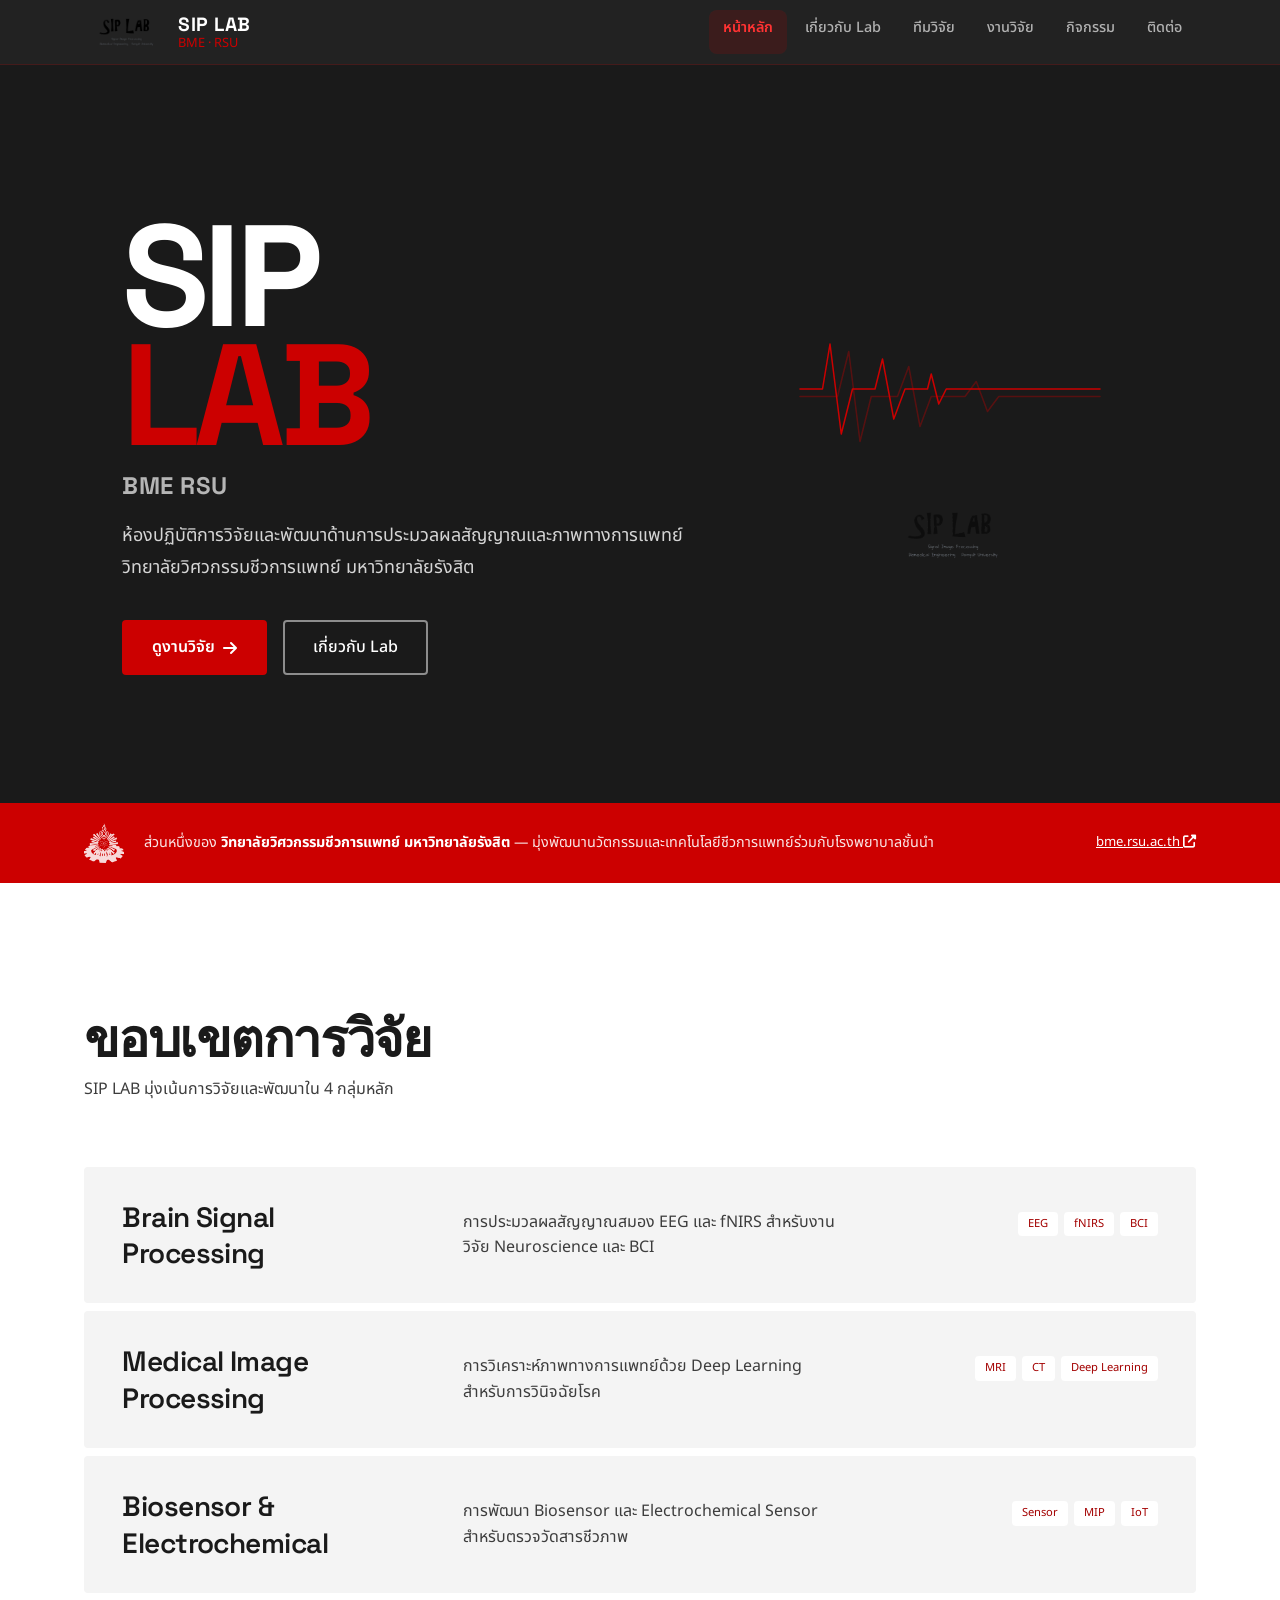
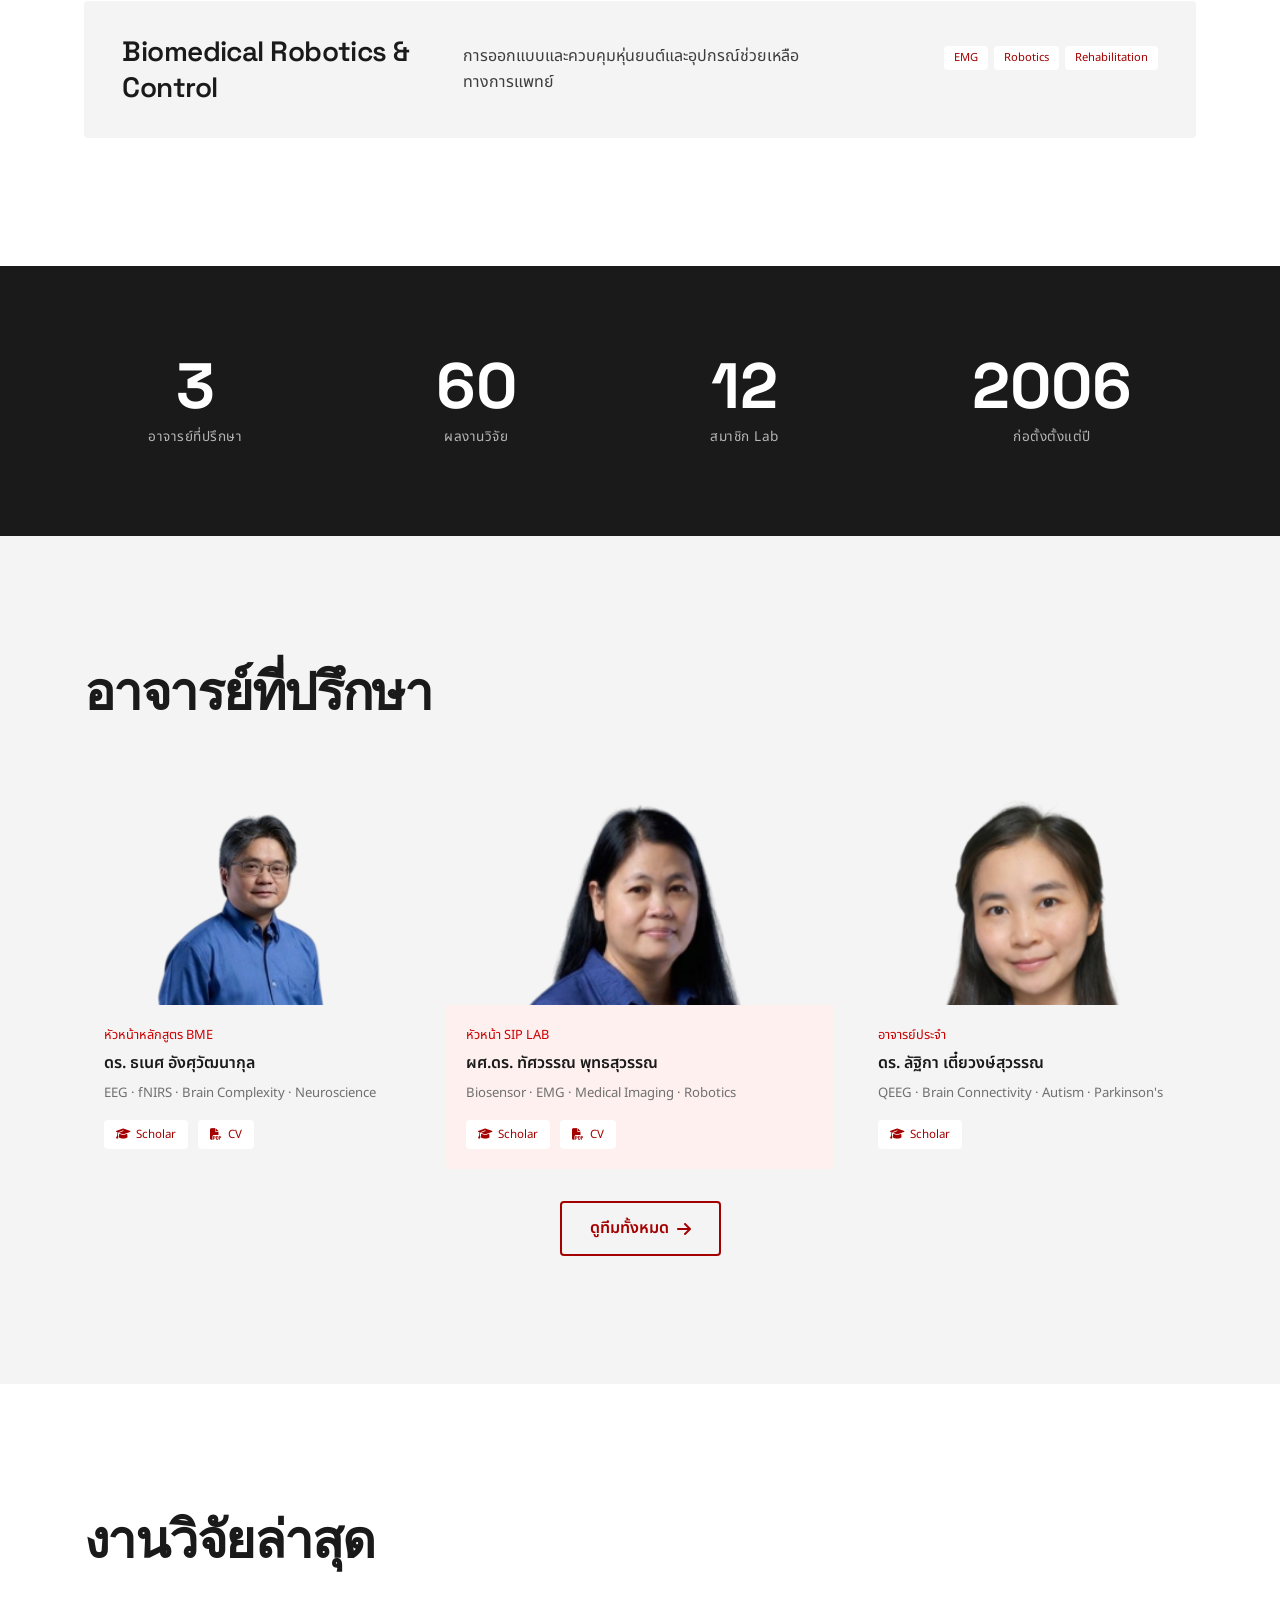
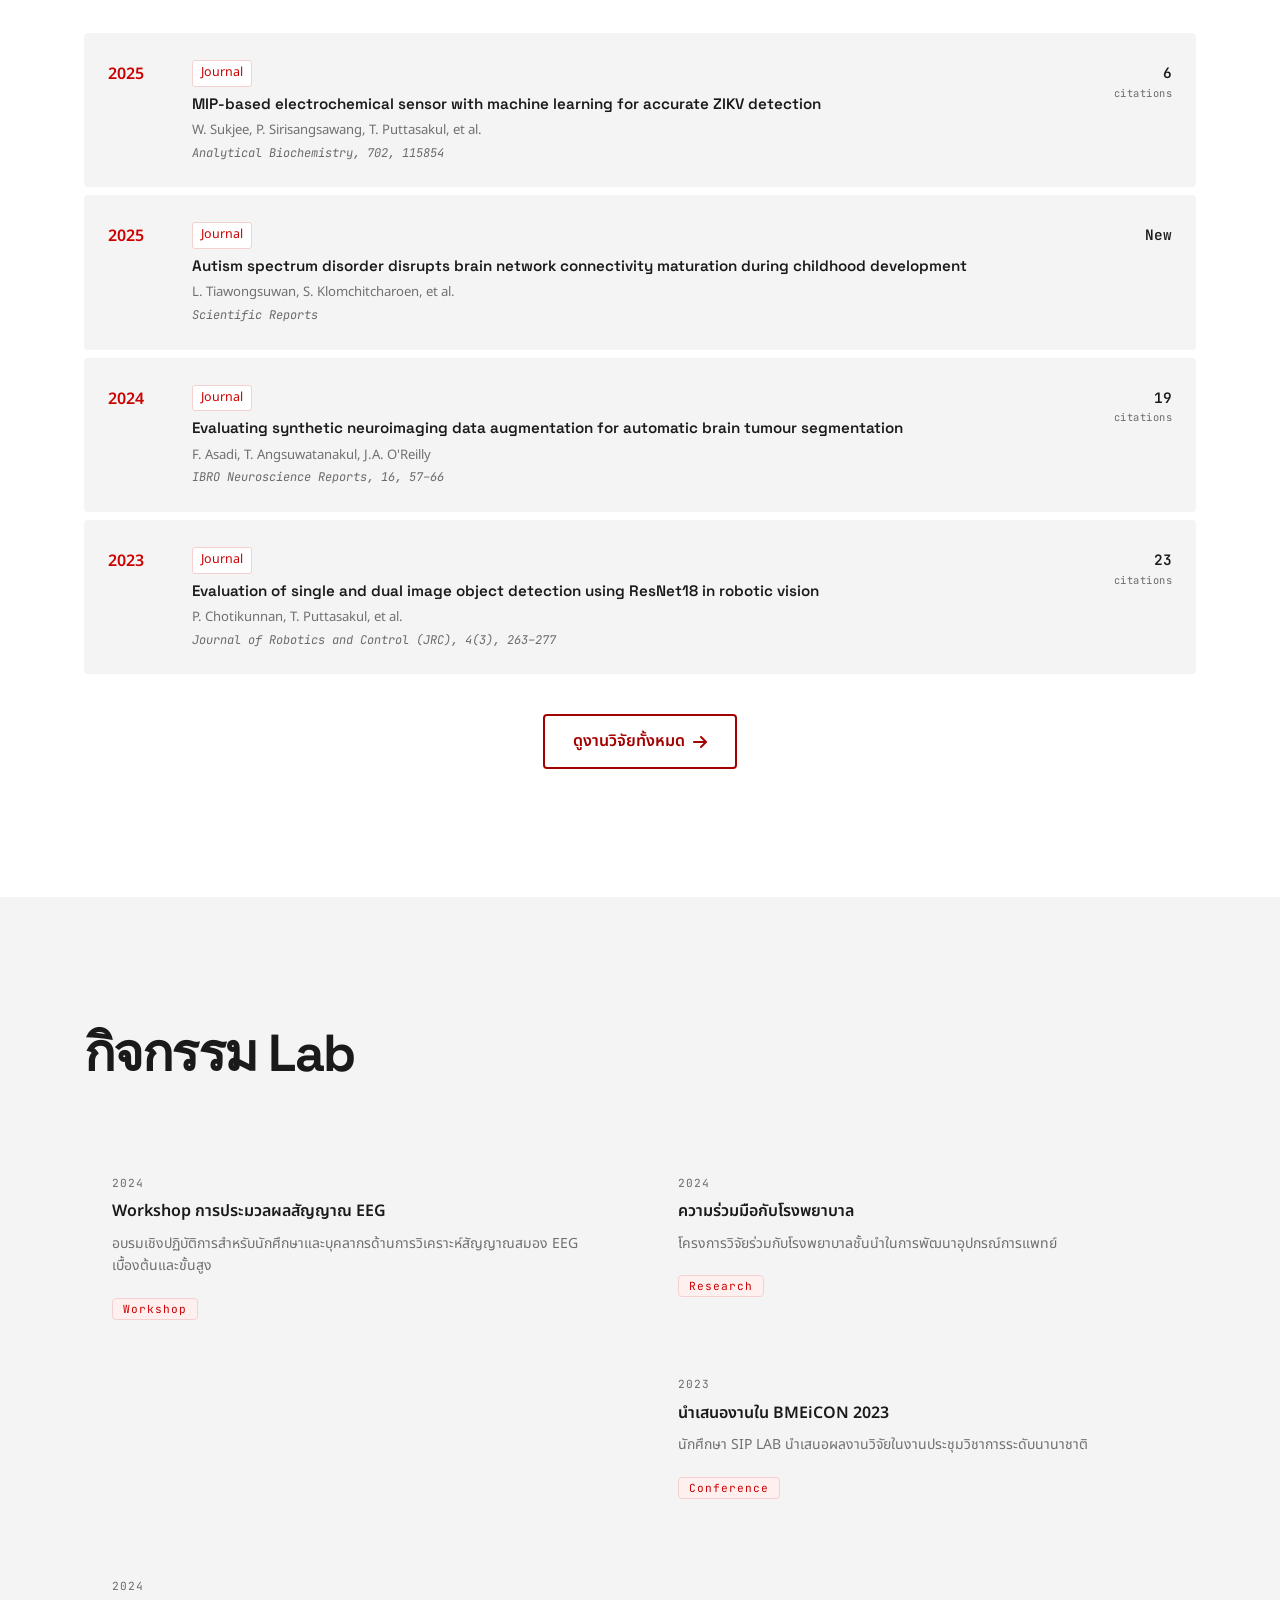
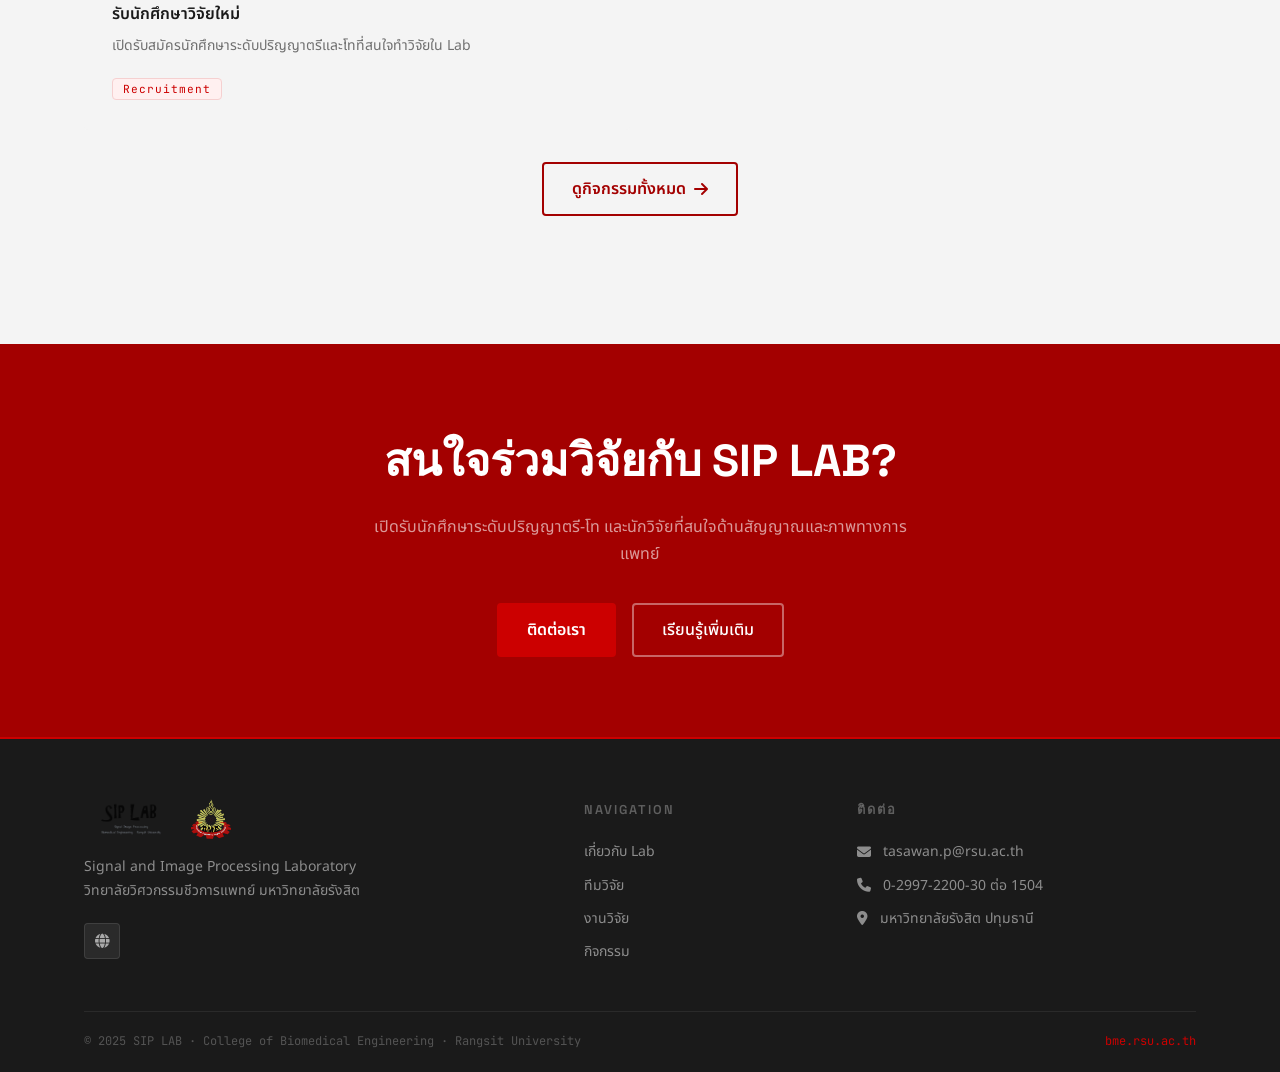
<file: index.html>
<!DOCTYPE html>
<html lang="th">
<head>
  <meta charset="utf-8">
  <title>SIP LAB — Signal & Image Processing Laboratory | BME มหาวิทยาลัยรังสิต</title>
  <meta name="viewport" content="width=device-width, initial-scale=1.0">
  <meta name="description" content="ห้องปฏิบัติการวิจัยด้านการประมวลผลสัญญาณและภาพทางการแพทย์ วิทยาลัยวิศวกรรมชีวการแพทย์ มหาวิทยาลัยรังสิต: EEG, fNIRS, Medical Imaging, Biosensor และ Robotics">
  <link rel="canonical" href="https://patapee-siri.github.io/siplab-bme-rsu/">
  <meta name="theme-color" content="#1a1a1a">
  <meta property="og:type" content="website">
  <meta property="og:site_name" content="SIP LAB BME RSU">
  <meta property="og:locale" content="th_TH">
  <meta property="og:title" content="SIP LAB — Signal & Image Processing Laboratory | BME มหาวิทยาลัยรังสิต">
  <meta property="og:description" content="ห้องปฏิบัติการวิจัยด้านการประมวลผลสัญญาณและภาพทางการแพทย์ วิทยาลัยวิศวกรรมชีวการแพทย์ มหาวิทยาลัยรังสิต: EEG, fNIRS, Medical Imaging, Biosensor และ Robotics">
  <meta property="og:url" content="https://patapee-siri.github.io/siplab-bme-rsu/">
  <meta property="og:image" content="https://patapee-siri.github.io/siplab-bme-rsu/img/og-image.png">
  <meta name="twitter:card" content="summary_large_image">
  <link rel="icon" href="favicon.svg" type="image/svg+xml">
  <link rel="apple-touch-icon" href="img/siplab_logo.png">
  <script type="application/ld+json">{"@context":"https://schema.org","@type":"ResearchOrganization","name":"SIP LAB — Signal and Image Processing Laboratory","alternateName":"SIPLAB BME RSU","url":"https://patapee-siri.github.io/siplab-bme-rsu/","logo":"https://patapee-siri.github.io/siplab-bme-rsu/img/siplab_logo.png","email":"tasawan.p@rsu.ac.th","telephone":"+66-2-997-2200","parentOrganization":{"@type":"CollegeOrUniversity","name":"College of Biomedical Engineering, Rangsit University","url":"https://bme.rsu.ac.th"},"address":{"@type":"PostalAddress","addressLocality":"Pathum Thani","addressCountry":"TH"}}</script>
  <link rel="preconnect" href="https://fonts.googleapis.com">
  <link rel="preconnect" href="https://fonts.gstatic.com" crossorigin>
  <link href="https://fonts.googleapis.com/css2?family=Space+Grotesk:wght@300;400;500;600;700&family=Noto+Sans+Thai:wght@300;400;500;600;700&family=JetBrains+Mono:wght@400;500&display=swap" rel="stylesheet">
  <link rel="stylesheet" href="https://cdnjs.cloudflare.com/ajax/libs/font-awesome/6.5.0/css/all.min.css">
  <link rel="stylesheet" href="css/style.css">
  <link rel="stylesheet" href="css/taste.css">
  <script>document.documentElement.classList.add("js")</script>
</head>
<body>
<a href="#main" class="skip-link">ข้ามไปยังเนื้อหาหลัก</a>

<!-- ═══ NAVBAR ═══ -->
<nav class="siplab-nav" aria-label="เมนูหลัก" id="mainNav">
  <div class="nav-inner">
    <a href="index.html" class="nav-brand">
      <img src="img/siplab_logo.png" alt="SIPLAB Logo" onerror="this.style.display='none'" decoding="async">
      <div class="brand-text">
        <span class="brand-main">SIP LAB</span>
        <span class="brand-sub">BME · RSU</span>
      </div>
    </a>
    <button class="hamburger" id="hamburger" aria-label="เปิดเมนู" aria-expanded="false" aria-controls="navLinks">
      <span></span><span></span><span></span>
    </button>
    <div class="nav-links" id="navLinks">
      <a href="index.html" class="active">หน้าหลัก</a>
      <a href="about.html">เกี่ยวกับ Lab</a>
      <a href="team.html">ทีมวิจัย</a>
      <a href="research.html">งานวิจัย</a>
      <a href="activities.html">กิจกรรม</a>
      <a href="contact.html">ติดต่อ</a>
    </div>
  </div>
</nav>

<!-- ═══ HERO ═══ -->
<main id="main">
<section class="hero">
  <div class="hero-bg-grid"></div>
  <div class="hero-accent-line"></div>
  <div class="container">
    <div class="hero-content">
      <div class="hero-badge">
        <span class="badge-dot"></span>
        <span>Signal & Image Processing Laboratory</span>
      </div>
      <h1 class="hero-title">
        <span class="title-line-1">SIP</span>
        <span class="title-line-2">LAB</span>
        <span class="title-line-3">BME RSU</span>
      </h1>
      <p class="hero-desc">
        ห้องปฏิบัติการวิจัยและพัฒนาด้านการประมวลผลสัญญาณและภาพทางการแพทย์<br>
        วิทยาลัยวิศวกรรมชีวการแพทย์ มหาวิทยาลัยรังสิต
      </p>
      <div class="hero-cta-row">
        <a href="research.html" class="btn-primary">ดูงานวิจัย <i class="fas fa-arrow-right ms-2"></i></a>
        <a href="about.html" class="btn-ghost">เกี่ยวกับ Lab</a>
      </div>
    </div>
    <div class="hero-visual">
      <div class="signal-wave">
        <svg viewBox="0 0 400 200" xmlns="http://www.w3.org/2000/svg">
          <polyline class="wave-line wave-1" points="0,100 30,100 40,40 55,160 70,100 100,100 110,60 125,140 140,100 170,100 175,80 185,120 195,100 400,100"/>
          <polyline class="wave-line wave-2" points="0,110 50,110 65,50 80,170 95,110 130,110 145,70 160,150 175,110 220,110 235,90 250,130 265,110 400,110"/>
        </svg>
      </div>
      <div class="hero-stats-float">
        <div class="stat-chip">
          <span class="stat-num" data-target="3">0</span>
          <span class="stat-lbl">อาจารย์</span>
        </div>
        <div class="stat-chip">
          <span class="stat-num" data-target="60">0</span>
          <span class="stat-lbl">Publications</span>
        </div>
        <div class="stat-chip">
          <span class="stat-num" data-target="12">0</span>
          <span class="stat-lbl">สมาชิก</span>
        </div>
      </div>
      <div class="hero-logo-area">
        <img src="img/siplab_logo.png" alt="SIP LAB" class="hero-siplab-logo" onerror="this.style.display='none'" decoding="async">
      </div>
    </div>
  </div>
</section>

<!-- ═══ ABOUT STRIP ═══ -->
<section class="about-strip">
  <div class="container">
    <div class="strip-inner">
      <img src="img/bme_logo.png" alt="BME RSU" class="strip-bme-logo" onerror="this.style.display='none'" decoding="async">
      <p>ส่วนหนึ่งของ <strong>วิทยาลัยวิศวกรรมชีวการแพทย์ มหาวิทยาลัยรังสิต</strong> — มุ่งพัฒนานวัตกรรมและเทคโนโลยีชีวการแพทย์ร่วมกับโรงพยาบาลชั้นนำ</p>
      <a href="https://bme.rsu.ac.th" target="_blank" rel="noopener noreferrer" class="strip-link">bme.rsu.ac.th <i class="fas fa-external-link-alt"></i></a>
    </div>
  </div>
</section>

<!-- ═══ FOCUS AREAS ═══ -->
<section class="section focus-section">
  <div class="container">
    <div class="section-header">
      <div class="section-tag"><span class="mono">01</span> Research Focus</div>
      <h2 class="section-title">ขอบเขตการวิจัย</h2>
      <p class="section-sub">SIP LAB มุ่งเน้นการวิจัยและพัฒนาใน 4 กลุ่มหลัก</p>
    </div>
    <div class="focus-grid">
      <div class="focus-card" data-num="01">
        <div class="focus-icon"><i class="fas fa-brain"></i></div>
        <h3>Brain Signal Processing</h3>
        <p>การประมวลผลสัญญาณสมอง EEG และ fNIRS สำหรับงานวิจัย Neuroscience และ BCI</p>
        <div class="focus-tags"><span>EEG</span><span>fNIRS</span><span>BCI</span></div>
      </div>
      <div class="focus-card" data-num="02">
        <div class="focus-icon"><i class="fas fa-x-ray"></i></div>
        <h3>Medical Image Processing</h3>
        <p>การวิเคราะห์ภาพทางการแพทย์ด้วย Deep Learning สำหรับการวินิจฉัยโรค</p>
        <div class="focus-tags"><span>MRI</span><span>CT</span><span>Deep Learning</span></div>
      </div>
      <div class="focus-card" data-num="03">
        <div class="focus-icon"><i class="fas fa-microchip"></i></div>
        <h3>Biosensor & Electrochemical</h3>
        <p>การพัฒนา Biosensor และ Electrochemical Sensor สำหรับตรวจวัดสารชีวภาพ</p>
        <div class="focus-tags"><span>Sensor</span><span>MIP</span><span>IoT</span></div>
      </div>
      <div class="focus-card" data-num="04">
        <div class="focus-icon"><i class="fas fa-robot"></i></div>
        <h3>Biomedical Robotics & Control</h3>
        <p>การออกแบบและควบคุมหุ่นยนต์และอุปกรณ์ช่วยเหลือทางการแพทย์</p>
        <div class="focus-tags"><span>EMG</span><span>Robotics</span><span>Rehabilitation</span></div>
      </div>
    </div>
  </div>
</section>

<!-- ═══ STATS ═══ -->
<section class="stats-section">
  <div class="stats-bg-pattern"></div>
  <div class="container">
    <div class="stats-row">
      <div class="stat-block">
        <div class="stat-number" data-target="3">0</div>
        <div class="stat-label">อาจารย์ที่ปรึกษา</div>
      </div>
      <div class="stat-divider"></div>
      <div class="stat-block">
        <div class="stat-number" data-target="60">0</div>
        <div class="stat-label">ผลงานวิจัย</div>
      </div>
      <div class="stat-divider"></div>
      <div class="stat-block">
        <div class="stat-number" data-target="12">0</div>
        <div class="stat-label">สมาชิก Lab</div>
      </div>
      <div class="stat-divider"></div>
      <div class="stat-block">
        <div class="stat-number" data-target="2006">2000</div>
        <div class="stat-label">ก่อตั้งตั้งแต่ปี</div>
      </div>
    </div>
  </div>
</section>

<!-- ═══ TEAM PREVIEW ═══ -->
<section class="section team-preview">
  <div class="container">
    <div class="section-header">
      <div class="section-tag"><span class="mono">02</span> Principal Investigators</div>
      <h2 class="section-title">อาจารย์ที่ปรึกษา</h2>
    </div>
    <div class="advisor-row">

      <div class="advisor-card">
        <div class="advisor-img-wrap">
          <img src="img/thanate_profile.png" alt="ดร.ธเนศ อังศุวัฒนากุล" onerror="this.style.background='#f5f5f5';this.style.display='block'">
          <div class="advisor-img-placeholder"><i class="fas fa-user-tie"></i></div>
        </div>
        <div class="advisor-info">
          <div class="advisor-role">หัวหน้าหลักสูตร BME</div>
          <h3>ดร. ธเนศ อังศุวัฒนากุล</h3>
          <p>EEG · fNIRS · Brain Complexity · Neuroscience</p>
          <div class="advisor-links">
            <a href="https://scholar.google.co.th/citations?hl=th&user=LSeVFAIAAAAJ" target="_blank" rel="noopener noreferrer"><i class="fas fa-graduation-cap"></i> Scholar</a>
            <a href="http://bme.rsu.ac.th/demo/CV/cv_e/CV%20Thanate_2023_Sep_EN.pdf" target="_blank" rel="noopener noreferrer"><i class="fas fa-file-pdf"></i> CV</a>
          </div>
        </div>
      </div>

      <div class="advisor-card featured">
        <div class="advisor-img-wrap">
          <img src="img/tasawan_profile.png" alt="ผศ.ดร.ทัศวรรณ พุทธสุวรรณ" onerror="this.style.background='#f5f5f5';this.style.display='block'">
          <div class="advisor-img-placeholder"><i class="fas fa-user-tie"></i></div>
        </div>
        <div class="advisor-info">
          <div class="advisor-role">หัวหน้า SIP LAB</div>
          <h3>ผศ.ดร. ทัศวรรณ พุทธสุวรรณ</h3>
          <p>Biosensor · EMG · Medical Imaging · Robotics</p>
          <div class="advisor-links">
            <a href="https://scholar.google.co.th/citations?hl=th&user=QNsdYwMAAAAJ" target="_blank" rel="noopener noreferrer"><i class="fas fa-graduation-cap"></i> Scholar</a>
            <a href="https://bme.rsu.ac.th/demo/CV/cv_e/Tasawan%20Puttasakul_eng.pdf" target="_blank" rel="noopener noreferrer"><i class="fas fa-file-pdf"></i> CV</a>
          </div>
        </div>
      </div>

      <div class="advisor-card">
        <div class="advisor-img-wrap">
          <img src="img/lattika_profile.png" alt="ดร.ลัฐิกา เตี๋ยวงษ์สุวรรณ" onerror="this.style.background='#f5f5f5';this.style.display='block'">
          <div class="advisor-img-placeholder"><i class="fas fa-user-tie"></i></div>
        </div>
        <div class="advisor-info">
          <div class="advisor-role">อาจารย์ประจำ</div>
          <h3>ดร. ลัฐิกา เตี๋ยวงษ์สุวรรณ</h3>
          <p>QEEG · Brain Connectivity · Autism · Parkinson's</p>
          <div class="advisor-links">
            <a href="https://scholar.google.co.th/citations?hl=en&user=PE62I0QAAAAJ" target="_blank" rel="noopener noreferrer"><i class="fas fa-graduation-cap"></i> Scholar</a>
          </div>
        </div>
      </div>

    </div>
    <div class="text-center mt-4">
      <a href="team.html" class="btn-outline">ดูทีมทั้งหมด <i class="fas fa-arrow-right ms-2"></i></a>
    </div>
  </div>
</section>

<!-- ═══ RECENT PUBLICATIONS ═══ -->
<section class="section pub-section">
  <div class="container">
    <div class="section-header">
      <div class="section-tag"><span class="mono">03</span> Publications</div>
      <h2 class="section-title">งานวิจัยล่าสุด</h2>
    </div>
    <div class="pub-list">

      <div class="pub-item">
        <div class="pub-year">2025</div>
        <div class="pub-body">
          <span class="pub-type journal">Journal</span>
          <h4>MIP-based electrochemical sensor with machine learning for accurate ZIKV detection</h4>
          <p class="pub-authors">W. Sukjee, P. Sirisangsawang, T. Puttasakul, et al.</p>
          <p class="pub-venue">Analytical Biochemistry, 702, 115854</p>
        </div>
        <div class="pub-cite">6 <span>citations</span></div>
      </div>

      <div class="pub-item">
        <div class="pub-year">2025</div>
        <div class="pub-body">
          <span class="pub-type journal">Journal</span>
          <h4>Autism spectrum disorder disrupts brain network connectivity maturation during childhood development</h4>
          <p class="pub-authors">L. Tiawongsuwan, S. Klomchitcharoen, et al.</p>
          <p class="pub-venue">Scientific Reports</p>
        </div>
        <div class="pub-cite">New</div>
      </div>

      <div class="pub-item">
        <div class="pub-year">2024</div>
        <div class="pub-body">
          <span class="pub-type journal">Journal</span>
          <h4>Evaluating synthetic neuroimaging data augmentation for automatic brain tumour segmentation</h4>
          <p class="pub-authors">F. Asadi, T. Angsuwatanakul, J.A. O'Reilly</p>
          <p class="pub-venue">IBRO Neuroscience Reports, 16, 57–66</p>
        </div>
        <div class="pub-cite">19 <span>citations</span></div>
      </div>

      <div class="pub-item">
        <div class="pub-year">2023</div>
        <div class="pub-body">
          <span class="pub-type journal">Journal</span>
          <h4>Evaluation of single and dual image object detection using ResNet18 in robotic vision</h4>
          <p class="pub-authors">P. Chotikunnan, T. Puttasakul, et al.</p>
          <p class="pub-venue">Journal of Robotics and Control (JRC), 4(3), 263–277</p>
        </div>
        <div class="pub-cite">23 <span>citations</span></div>
      </div>

    </div>
    <div class="text-center mt-4">
      <a href="research.html" class="btn-outline">ดูงานวิจัยทั้งหมด <i class="fas fa-arrow-right ms-2"></i></a>
    </div>
  </div>
</section>

<!-- ═══ ACTIVITIES PREVIEW ═══ -->
<section class="section activities-prev-section">
  <div class="container">
    <div class="section-header">
      <div class="section-tag"><span class="mono">04</span> Lab Activities</div>
      <h2 class="section-title">กิจกรรม Lab</h2>
    </div>
    <div class="act-grid">
      <div class="act-card large">
        <div class="act-icon"><i class="fas fa-chalkboard-teacher"></i></div>
        <div class="act-year">2024</div>
        <h3>Workshop การประมวลผลสัญญาณ EEG</h3>
        <p>อบรมเชิงปฏิบัติการสำหรับนักศึกษาและบุคลากรด้านการวิเคราะห์สัญญาณสมอง EEG เบื้องต้นและขั้นสูง</p>
        <span class="act-tag">Workshop</span>
      </div>
      <div class="act-card">
        <div class="act-icon"><i class="fas fa-hospital"></i></div>
        <div class="act-year">2024</div>
        <h3>ความร่วมมือกับโรงพยาบาล</h3>
        <p>โครงการวิจัยร่วมกับโรงพยาบาลชั้นนำในการพัฒนาอุปกรณ์การแพทย์</p>
        <span class="act-tag">Research</span>
      </div>
      <div class="act-card">
        <div class="act-icon"><i class="fas fa-trophy"></i></div>
        <div class="act-year">2023</div>
        <h3>นำเสนองานใน BMEiCON 2023</h3>
        <p>นักศึกษา SIP LAB นำเสนอผลงานวิจัยในงานประชุมวิชาการระดับนานาชาติ</p>
        <span class="act-tag">Conference</span>
      </div>
      <div class="act-card">
        <div class="act-icon"><i class="fas fa-users"></i></div>
        <div class="act-year">2024</div>
        <h3>รับนักศึกษาวิจัยใหม่</h3>
        <p>เปิดรับสมัครนักศึกษาระดับปริญญาตรีและโทที่สนใจทำวิจัยใน Lab</p>
        <span class="act-tag">Recruitment</span>
      </div>
    </div>
    <div class="text-center mt-4">
      <a href="activities.html" class="btn-outline">ดูกิจกรรมทั้งหมด <i class="fas fa-arrow-right ms-2"></i></a>
    </div>
  </div>
</section>

<!-- ═══ CTA ═══ -->
<section class="cta-section">
  <div class="cta-pattern"></div>
  <div class="container">
    <div class="cta-inner">
      <h2>สนใจร่วมวิจัยกับ SIP LAB?</h2>
      <p>เปิดรับนักศึกษาระดับปริญญาตรี-โท และนักวิจัยที่สนใจด้านสัญญาณและภาพทางการแพทย์</p>
      <div class="cta-btns">
        <a href="contact.html" class="btn-primary">ติดต่อเรา</a>
        <a href="about.html" class="btn-ghost-white">เรียนรู้เพิ่มเติม</a>
      </div>
    </div>
  </div>
</section>

<!-- ═══ FOOTER ═══ -->
</main>
<footer class="siplab-footer">
  <div class="container">
    <div class="footer-grid">
      <div class="footer-brand-col">
        <div class="footer-logo-row">
          <img src="img/siplab_logo.png" alt="SIPLAB" onerror="this.style.display='none'" decoding="async">
          <img src="img/bme_logo.png" alt="BME RSU" onerror="this.style.display='none'" decoding="async">
        </div>
        <p class="footer-desc">Signal and Image Processing Laboratory<br>วิทยาลัยวิศวกรรมชีวการแพทย์ มหาวิทยาลัยรังสิต</p>
        <div class="footer-social">
          <a href="https://bme.rsu.ac.th" aria-label="เว็บไซต์ BME RSU"><i class="fas fa-globe"></i></a>
        </div>
      </div>
      <div>
        <h5>Navigation</h5>
        <ul>
          <li><a href="about.html">เกี่ยวกับ Lab</a></li>
          <li><a href="team.html">ทีมวิจัย</a></li>
          <li><a href="research.html">งานวิจัย</a></li>
          <li><a href="activities.html">กิจกรรม</a></li>
        </ul>
      </div>
      <div>
        <h5>ติดต่อ</h5>
        <ul>
          <li><i class="fas fa-envelope me-2"></i>tasawan.p@rsu.ac.th</li>
          <li><i class="fas fa-phone me-2"></i>0-2997-2200-30 ต่อ 1504</li>
          <li><i class="fas fa-map-marker-alt me-2"></i>มหาวิทยาลัยรังสิต ปทุมธานี</li>
        </ul>
      </div>
    </div>
    <div class="footer-bottom">
      <p>© 2025 SIP LAB · College of Biomedical Engineering · Rangsit University</p>
      <a href="https://bme.rsu.ac.th" target="_blank" rel="noopener noreferrer">bme.rsu.ac.th</a>
    </div>
  </div>
</footer>

<button class="back-to-top" id="backToTop" aria-label="Back to top">
  <i class="fas fa-arrow-up"></i>
</button>

<script src="js/main.js"></script>
</body>
</html>
</file>
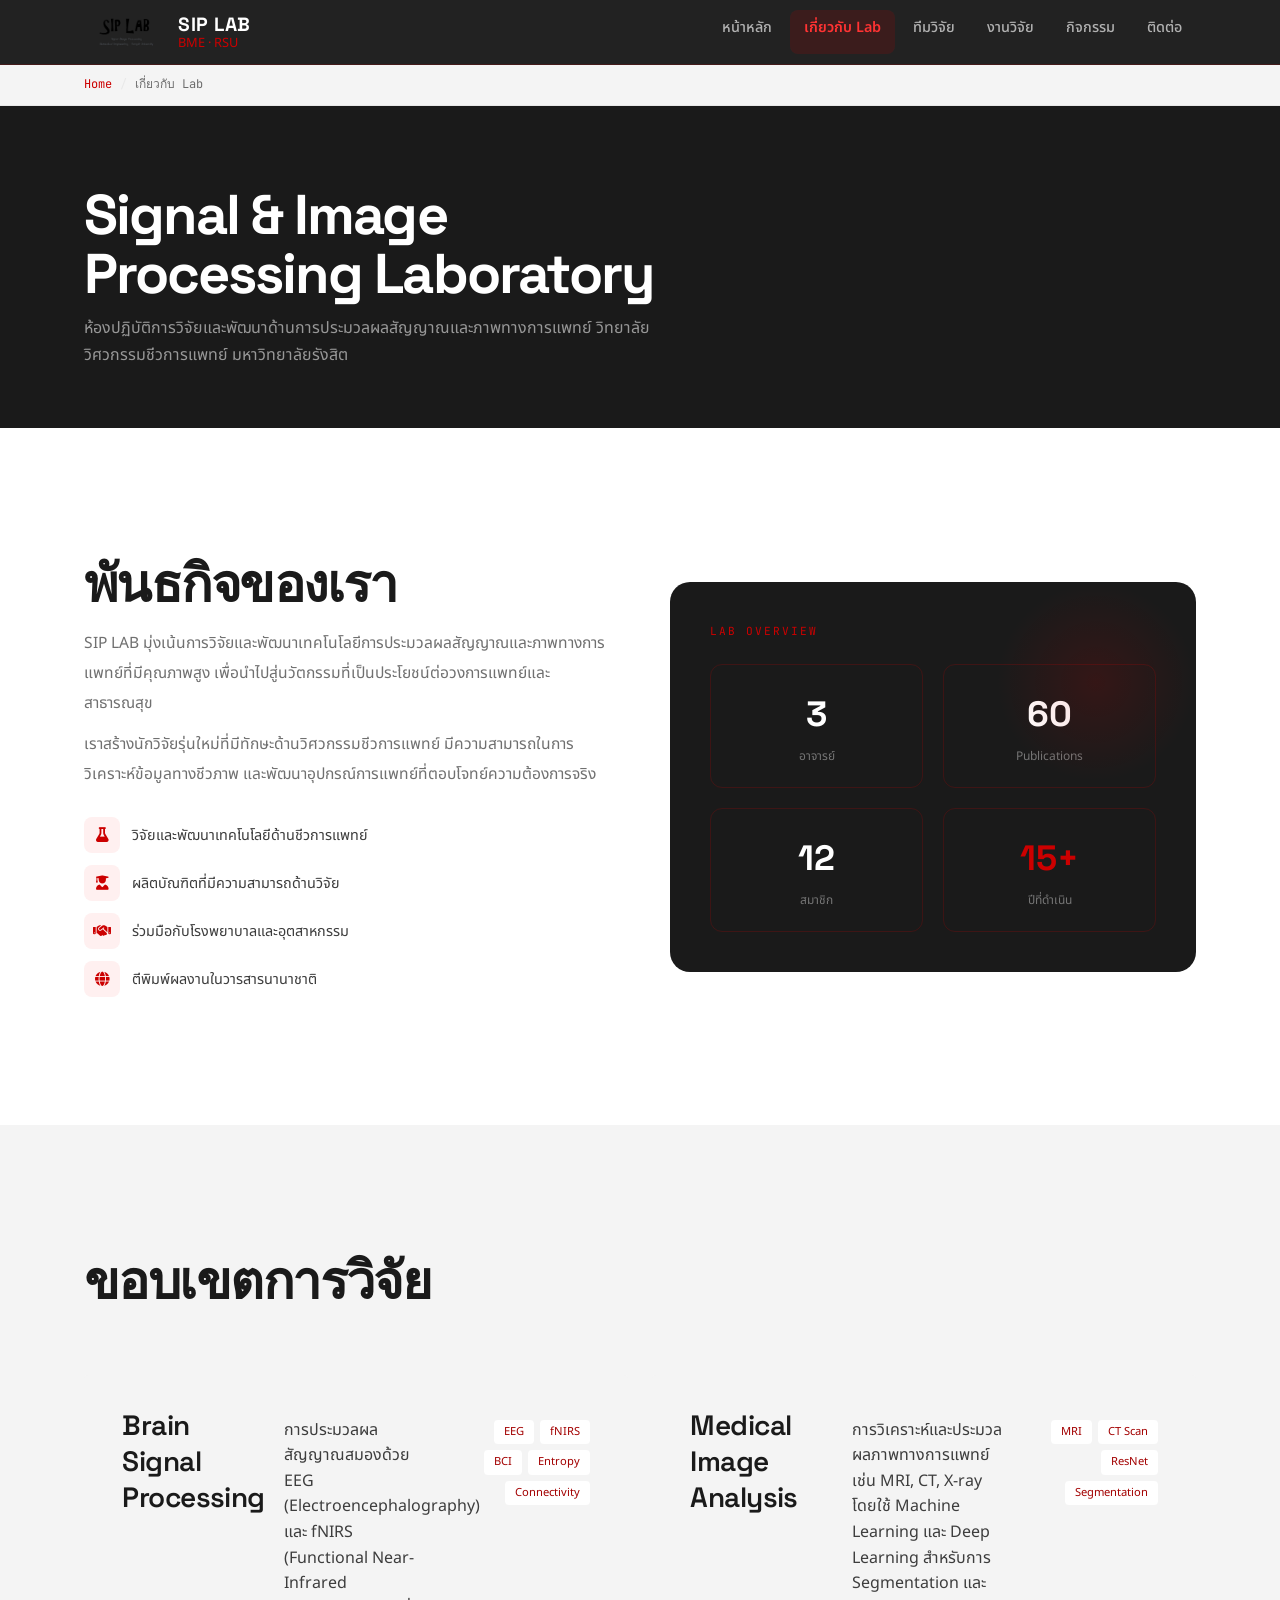
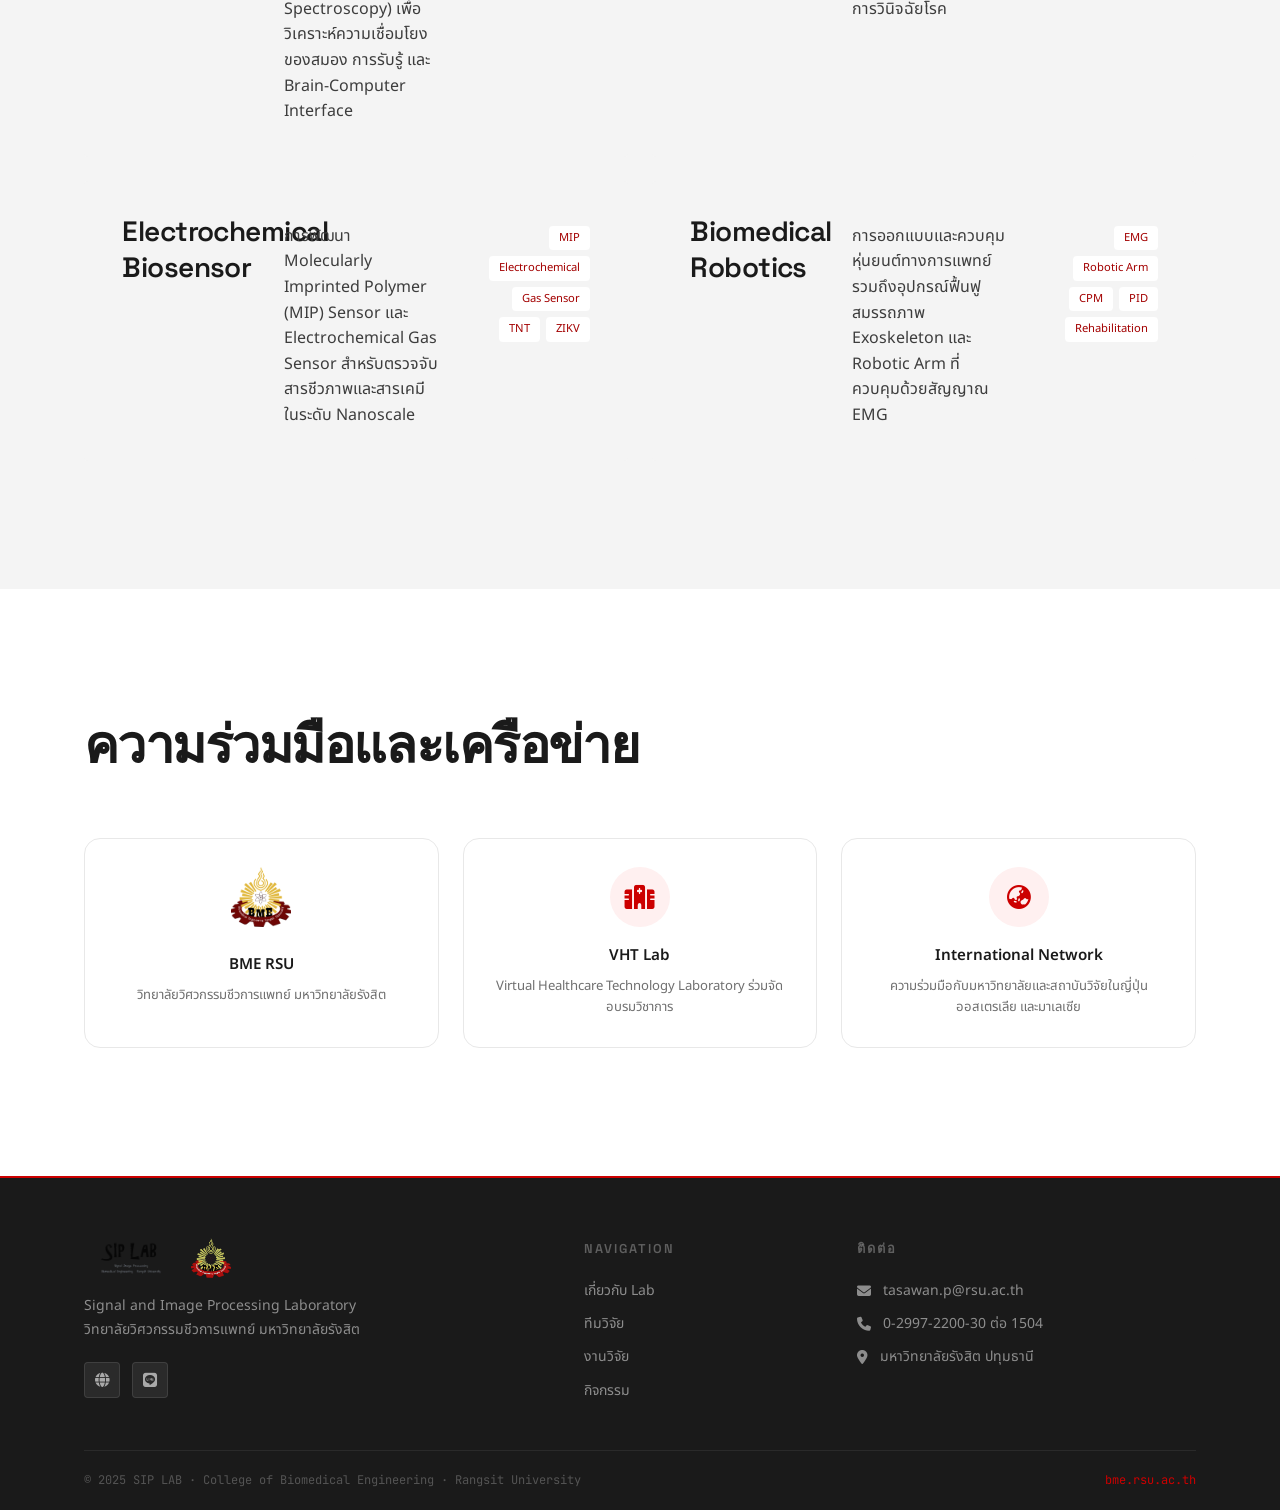
<file: about.html>
<!DOCTYPE html>
<html lang="th">
<head>
  <meta charset="utf-8">
  <title>เกี่ยวกับ SIP LAB — Signal & Image Processing Laboratory | BME RSU</title>
  <meta name="viewport" content="width=device-width, initial-scale=1.0">
  <meta name="description" content="พันธกิจ วิสัยทัศน์ และความเป็นมาของ SIP LAB ห้องปฏิบัติการประมวลผลสัญญาณและภาพทางการแพทย์ วิทยาลัยวิศวกรรมชีวการแพทย์ มหาวิทยาลัยรังสิต">
  <link rel="canonical" href="https://patapee-siri.github.io/siplab-bme-rsu/about.html">
  <meta name="theme-color" content="#1a1a1a">
  <meta property="og:type" content="website">
  <meta property="og:site_name" content="SIP LAB BME RSU">
  <meta property="og:locale" content="th_TH">
  <meta property="og:title" content="เกี่ยวกับ SIP LAB — Signal & Image Processing Laboratory | BME RSU">
  <meta property="og:description" content="พันธกิจ วิสัยทัศน์ และความเป็นมาของ SIP LAB ห้องปฏิบัติการประมวลผลสัญญาณและภาพทางการแพทย์ วิทยาลัยวิศวกรรมชีวการแพทย์ มหาวิทยาลัยรังสิต">
  <meta property="og:url" content="https://patapee-siri.github.io/siplab-bme-rsu/about.html">
  <meta property="og:image" content="https://patapee-siri.github.io/siplab-bme-rsu/img/og-image.png">
  <meta name="twitter:card" content="summary_large_image">
  <link rel="icon" href="favicon.svg" type="image/svg+xml">
  <link rel="apple-touch-icon" href="img/siplab_logo.png">
  <link rel="preconnect" href="https://fonts.googleapis.com">
  <link rel="preconnect" href="https://fonts.gstatic.com" crossorigin>
  <link href="https://fonts.googleapis.com/css2?family=Space+Grotesk:wght@300;400;500;600;700&family=Noto+Sans+Thai:wght@300;400;500;600;700&family=JetBrains+Mono:wght@400;500&display=swap" rel="stylesheet">
  <link rel="stylesheet" href="https://cdnjs.cloudflare.com/ajax/libs/font-awesome/6.5.0/css/all.min.css">
  <link rel="stylesheet" href="css/style.css">
  <link rel="stylesheet" href="css/taste.css">
  <script>document.documentElement.classList.add("js")</script>
</head>
<body>
<a href="#main" class="skip-link">ข้ามไปยังเนื้อหาหลัก</a>

<nav class="siplab-nav" aria-label="เมนูหลัก" id="mainNav">
  <div class="nav-inner">
    <a href="index.html" class="nav-brand">
      <img src="img/siplab_logo.png" alt="SIPLAB" onerror="this.style.display='none'" decoding="async">
      <div class="brand-text">
        <span class="brand-main">SIP LAB</span>
        <span class="brand-sub">BME · RSU</span>
      </div>
    </a>
    <button class="hamburger" id="hamburger" aria-label="เปิดเมนู" aria-expanded="false" aria-controls="navLinks"><span></span><span></span><span></span></button>
    <div class="nav-links" id="navLinks">
      <a href="index.html">หน้าหลัก</a>
      <a href="about.html" class="active">เกี่ยวกับ Lab</a>
      <a href="team.html">ทีมวิจัย</a>
      <a href="research.html">งานวิจัย</a>
      <a href="activities.html">กิจกรรม</a>
      <a href="contact.html">ติดต่อ</a>
    </div>
  </div>
</nav>

<div class="breadcrumb-bar">
  <div class="container">
    <a href="index.html">Home</a>
    <span class="sep">/</span>
    <span>เกี่ยวกับ Lab</span>
  </div>
</div>

<main id="main">
<section class="page-header">
  <div class="page-header-bg"></div>
  <div class="container page-header-content">
    <span class="page-header-tag">About SIP LAB</span>
    <h1>Signal & Image<br>Processing Laboratory</h1>
    <p>ห้องปฏิบัติการวิจัยและพัฒนาด้านการประมวลผลสัญญาณและภาพทางการแพทย์ วิทยาลัยวิศวกรรมชีวการแพทย์ มหาวิทยาลัยรังสิต</p>
  </div>
</section>

<!-- MISSION -->
<section class="section" style="background:var(--white)">
  <div class="container">
    <div style="display:grid;grid-template-columns:1fr 1fr;gap:60px;align-items:center">
      <div class="fade-up">
        <div class="section-tag"><span class="mono">01</span> Mission</div>
        <h2 class="section-title" style="text-align:left">พันธกิจของเรา</h2>
        <p style="color:var(--gray-7);line-height:1.9;margin-top:16px;font-size:.975rem">
          SIP LAB มุ่งเน้นการวิจัยและพัฒนาเทคโนโลยีการประมวลผลสัญญาณและภาพทางการแพทย์ที่มีคุณภาพสูง เพื่อนำไปสู่นวัตกรรมที่เป็นประโยชน์ต่อวงการแพทย์และสาธารณสุข
        </p>
        <p style="color:var(--gray-7);line-height:1.9;margin-top:12px;font-size:.975rem">
          เราสร้างนักวิจัยรุ่นใหม่ที่มีทักษะด้านวิศวกรรมชีวการแพทย์ มีความสามารถในการวิเคราะห์ข้อมูลทางชีวภาพ และพัฒนาอุปกรณ์การแพทย์ที่ตอบโจทย์ความต้องการจริง
        </p>
        <div style="margin-top:28px;display:flex;flex-direction:column;gap:12px">
          <div style="display:flex;align-items:center;gap:12px">
            <div style="width:36px;height:36px;background:var(--red-pale);border-radius:8px;display:flex;align-items:center;justify-content:center;flex-shrink:0">
              <i class="fas fa-flask" style="color:var(--red);font-size:.9rem"></i>
            </div>
            <span style="font-size:.9rem;color:var(--dark-soft)">วิจัยและพัฒนาเทคโนโลยีด้านชีวการแพทย์</span>
          </div>
          <div style="display:flex;align-items:center;gap:12px">
            <div style="width:36px;height:36px;background:var(--red-pale);border-radius:8px;display:flex;align-items:center;justify-content:center;flex-shrink:0">
              <i class="fas fa-user-graduate" style="color:var(--red);font-size:.9rem"></i>
            </div>
            <span style="font-size:.9rem;color:var(--dark-soft)">ผลิตบัณฑิตที่มีความสามารถด้านวิจัย</span>
          </div>
          <div style="display:flex;align-items:center;gap:12px">
            <div style="width:36px;height:36px;background:var(--red-pale);border-radius:8px;display:flex;align-items:center;justify-content:center;flex-shrink:0">
              <i class="fas fa-handshake" style="color:var(--red);font-size:.9rem"></i>
            </div>
            <span style="font-size:.9rem;color:var(--dark-soft)">ร่วมมือกับโรงพยาบาลและอุตสาหกรรม</span>
          </div>
          <div style="display:flex;align-items:center;gap:12px">
            <div style="width:36px;height:36px;background:var(--red-pale);border-radius:8px;display:flex;align-items:center;justify-content:center;flex-shrink:0">
              <i class="fas fa-globe" style="color:var(--red);font-size:.9rem"></i>
            </div>
            <span style="font-size:.9rem;color:var(--dark-soft)">ตีพิมพ์ผลงานในวารสารนานาชาติ</span>
          </div>
        </div>
      </div>
      <div class="fade-up" style="background:var(--dark);border-radius:20px;padding:40px;position:relative;overflow:hidden">
        <div style="position:absolute;top:0;right:0;width:200px;height:200px;background:radial-gradient(circle,rgba(204,0,0,.15),transparent 70%);pointer-events:none"></div>
        <div style="font-family:var(--font-mono);font-size:.7rem;color:var(--red);letter-spacing:2px;margin-bottom:24px">LAB OVERVIEW</div>
        <div style="display:grid;grid-template-columns:1fr 1fr;gap:20px">
          <div style="border:1px solid rgba(204,0,0,.2);border-radius:12px;padding:20px;text-align:center">
            <div style="font-family:var(--font-en);font-size:2.2rem;font-weight:700;color:var(--white)" data-target="3">0</div>
            <div style="font-size:.75rem;color:rgba(255,255,255,.4);margin-top:4px">อาจารย์</div>
          </div>
          <div style="border:1px solid rgba(204,0,0,.2);border-radius:12px;padding:20px;text-align:center">
            <div style="font-family:var(--font-en);font-size:2.2rem;font-weight:700;color:var(--white)" data-target="60">0</div>
            <div style="font-size:.75rem;color:rgba(255,255,255,.4);margin-top:4px">Publications</div>
          </div>
          <div style="border:1px solid rgba(204,0,0,.2);border-radius:12px;padding:20px;text-align:center">
            <div style="font-family:var(--font-en);font-size:2.2rem;font-weight:700;color:var(--white)" data-target="12">0</div>
            <div style="font-size:.75rem;color:rgba(255,255,255,.4);margin-top:4px">สมาชิก</div>
          </div>
          <div style="border:1px solid rgba(204,0,0,.2);border-radius:12px;padding:20px;text-align:center">
            <div style="font-family:var(--font-en);font-size:2.2rem;font-weight:700;color:var(--red)">15+</div>
            <div style="font-size:.75rem;color:rgba(255,255,255,.4);margin-top:4px">ปีที่ดำเนิน</div>
          </div>
        </div>
      </div>
    </div>
  </div>
</section>

<!-- RESEARCH AREAS -->
<section class="section" style="background:var(--gray-1)">
  <div class="container">
    <div class="section-header fade-up">
      <div class="section-tag"><span class="mono">02</span> Research Areas</div>
      <h2 class="section-title">ขอบเขตการวิจัย</h2>
    </div>
    <div style="display:grid;grid-template-columns:repeat(2,1fr);gap:24px">
      <div class="focus-card fade-up" data-num="01">
        <div class="focus-icon"><i class="fas fa-brain"></i></div>
        <h3>Brain Signal Processing</h3>
        <p>การประมวลผลสัญญาณสมองด้วย EEG (Electroencephalography) และ fNIRS (Functional Near-Infrared Spectroscopy) เพื่อวิเคราะห์ความเชื่อมโยงของสมอง การรับรู้ และ Brain-Computer Interface</p>
        <div class="focus-tags"><span>EEG</span><span>fNIRS</span><span>BCI</span><span>Entropy</span><span>Connectivity</span></div>
      </div>
      <div class="focus-card fade-up" data-num="02">
        <div class="focus-icon"><i class="fas fa-x-ray"></i></div>
        <h3>Medical Image Analysis</h3>
        <p>การวิเคราะห์และประมวลผลภาพทางการแพทย์ เช่น MRI, CT, X-ray โดยใช้ Machine Learning และ Deep Learning สำหรับการ Segmentation และการวินิจฉัยโรค</p>
        <div class="focus-tags"><span>MRI</span><span>CT Scan</span><span>ResNet</span><span>Segmentation</span></div>
      </div>
      <div class="focus-card fade-up" data-num="03">
        <div class="focus-icon"><i class="fas fa-atom"></i></div>
        <h3>Electrochemical Biosensor</h3>
        <p>การพัฒนา Molecularly Imprinted Polymer (MIP) Sensor และ Electrochemical Gas Sensor สำหรับตรวจจับสารชีวภาพและสารเคมีในระดับ Nanoscale</p>
        <div class="focus-tags"><span>MIP</span><span>Electrochemical</span><span>Gas Sensor</span><span>TNT</span><span>ZIKV</span></div>
      </div>
      <div class="focus-card fade-up" data-num="04">
        <div class="focus-icon"><i class="fas fa-robot"></i></div>
        <h3>Biomedical Robotics</h3>
        <p>การออกแบบและควบคุมหุ่นยนต์ทางการแพทย์ รวมถึงอุปกรณ์ฟื้นฟูสมรรถภาพ Exoskeleton และ Robotic Arm ที่ควบคุมด้วยสัญญาณ EMG</p>
        <div class="focus-tags"><span>EMG</span><span>Robotic Arm</span><span>CPM</span><span>PID</span><span>Rehabilitation</span></div>
      </div>
    </div>
  </div>
</section>

<!-- COLLABORATIONS -->
<section class="section" style="background:var(--white)">
  <div class="container">
    <div class="section-header fade-up">
      <div class="section-tag"><span class="mono">03</span> Affiliations</div>
      <h2 class="section-title">ความร่วมมือและเครือข่าย</h2>
    </div>
    <div style="display:grid;grid-template-columns:repeat(3,1fr);gap:24px">
      <div style="border:1px solid var(--gray-2);border-radius:16px;padding:28px;text-align:center;transition:var(--transition)" class="fade-up" onmouseover="this.style.borderColor='var(--red)'" onmouseout="this.style.borderColor='var(--gray-2)'">
        <img src="img/bme_logo.png" alt="BME RSU" style="height:60px;object-fit:contain;margin-bottom:16px" onerror="this.style.display='none'" decoding="async">
        <h4 style="font-size:.95rem;font-weight:600;margin-bottom:8px">BME RSU</h4>
        <p style="font-size:.82rem;color:var(--gray-7)">วิทยาลัยวิศวกรรมชีวการแพทย์ มหาวิทยาลัยรังสิต</p>
      </div>
      <div style="border:1px solid var(--gray-2);border-radius:16px;padding:28px;text-align:center;transition:var(--transition)" class="fade-up" onmouseover="this.style.borderColor='var(--red)'" onmouseout="this.style.borderColor='var(--gray-2)'">
        <div style="width:60px;height:60px;background:var(--red-pale);border-radius:50%;display:flex;align-items:center;justify-content:center;margin:0 auto 16px">
          <i class="fas fa-hospital" style="font-size:1.5rem;color:var(--red)"></i>
        </div>
        <h4 style="font-size:.95rem;font-weight:600;margin-bottom:8px">VHT Lab</h4>
        <p style="font-size:.82rem;color:var(--gray-7)">Virtual Healthcare Technology Laboratory ร่วมจัดอบรมวิชาการ</p>
      </div>
      <div style="border:1px solid var(--gray-2);border-radius:16px;padding:28px;text-align:center;transition:var(--transition)" class="fade-up" onmouseover="this.style.borderColor='var(--red)'" onmouseout="this.style.borderColor='var(--gray-2)'">
        <div style="width:60px;height:60px;background:var(--red-pale);border-radius:50%;display:flex;align-items:center;justify-content:center;margin:0 auto 16px">
          <i class="fas fa-globe-asia" style="font-size:1.5rem;color:var(--red)"></i>
        </div>
        <h4 style="font-size:.95rem;font-weight:600;margin-bottom:8px">International Network</h4>
        <p style="font-size:.82rem;color:var(--gray-7)">ความร่วมมือกับมหาวิทยาลัยและสถาบันวิจัยในญี่ปุ่น ออสเตรเลีย และมาเลเซีย</p>
      </div>
    </div>
  </div>
</section>

</main>
<footer class="siplab-footer">
  <div class="container">
    <div class="footer-grid">
      <div class="footer-brand-col">
        <div class="footer-logo-row">
          <img src="img/siplab_logo.png" alt="SIPLAB" onerror="this.style.display='none'" decoding="async">
          <img src="img/bme_logo.png" alt="BME RSU" onerror="this.style.display='none'" decoding="async">
        </div>
        <p class="footer-desc">Signal and Image Processing Laboratory<br>วิทยาลัยวิศวกรรมชีวการแพทย์ มหาวิทยาลัยรังสิต</p>
        <div class="footer-social">
          <a href="#"><i class="fas fa-globe"></i></a>
          <a href="#"><i class="fab fa-line"></i></a>
        </div>
      </div>
      <div>
        <h5>Navigation</h5>
        <ul>
          <li><a href="about.html">เกี่ยวกับ Lab</a></li>
          <li><a href="team.html">ทีมวิจัย</a></li>
          <li><a href="research.html">งานวิจัย</a></li>
          <li><a href="activities.html">กิจกรรม</a></li>
        </ul>
      </div>
      <div>
        <h5>ติดต่อ</h5>
        <ul>
          <li><i class="fas fa-envelope me-2"></i>tasawan.p@rsu.ac.th</li>
          <li><i class="fas fa-phone me-2"></i>0-2997-2200-30 ต่อ 1504</li>
          <li><i class="fas fa-map-marker-alt me-2"></i>มหาวิทยาลัยรังสิต ปทุมธานี</li>
        </ul>
      </div>
    </div>
    <div class="footer-bottom">
      <p>© 2025 SIP LAB · College of Biomedical Engineering · Rangsit University</p>
      <a href="https://bme.rsu.ac.th" target="_blank" rel="noopener noreferrer">bme.rsu.ac.th</a>
    </div>
  </div>
</footer>

<button class="back-to-top" id="backToTop" aria-label="กลับขึ้นด้านบน"><i class="fas fa-arrow-up"></i></button>
<script src="js/main.js"></script>
</body>
</html>
</file>
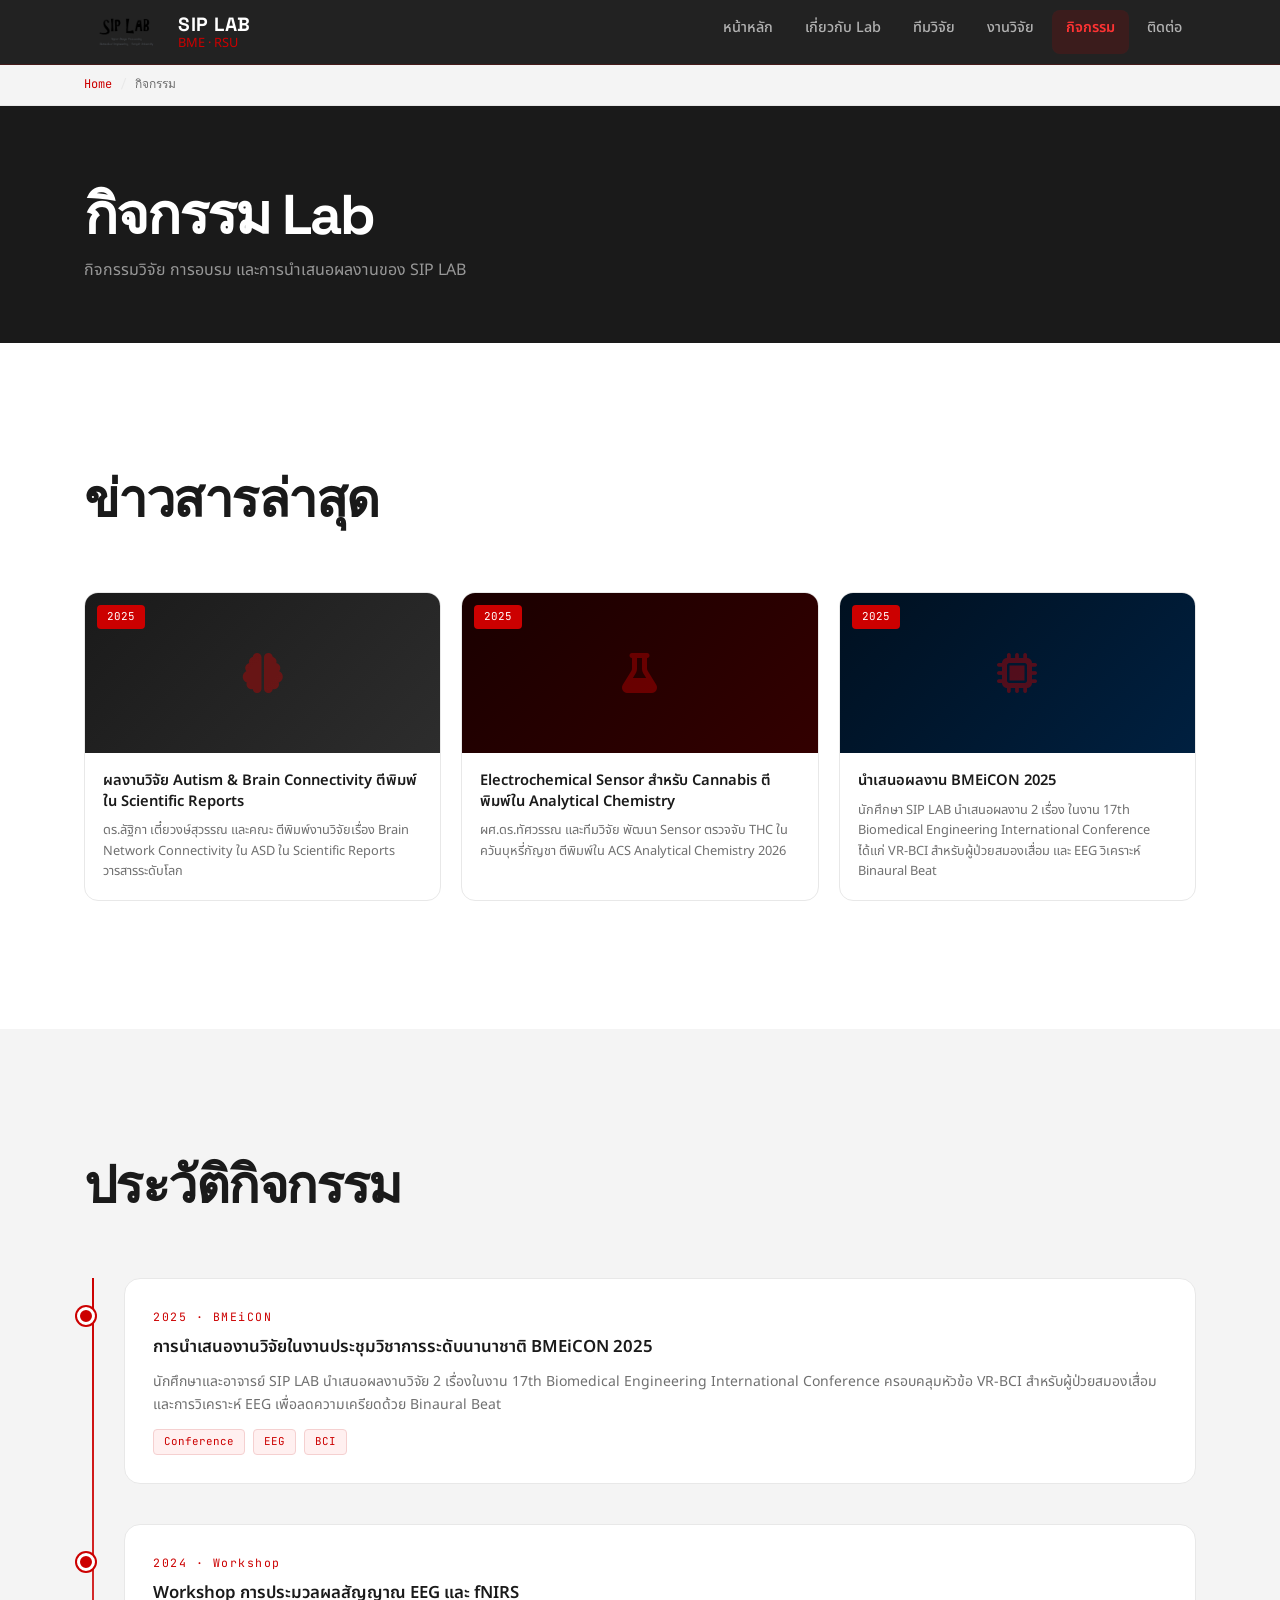
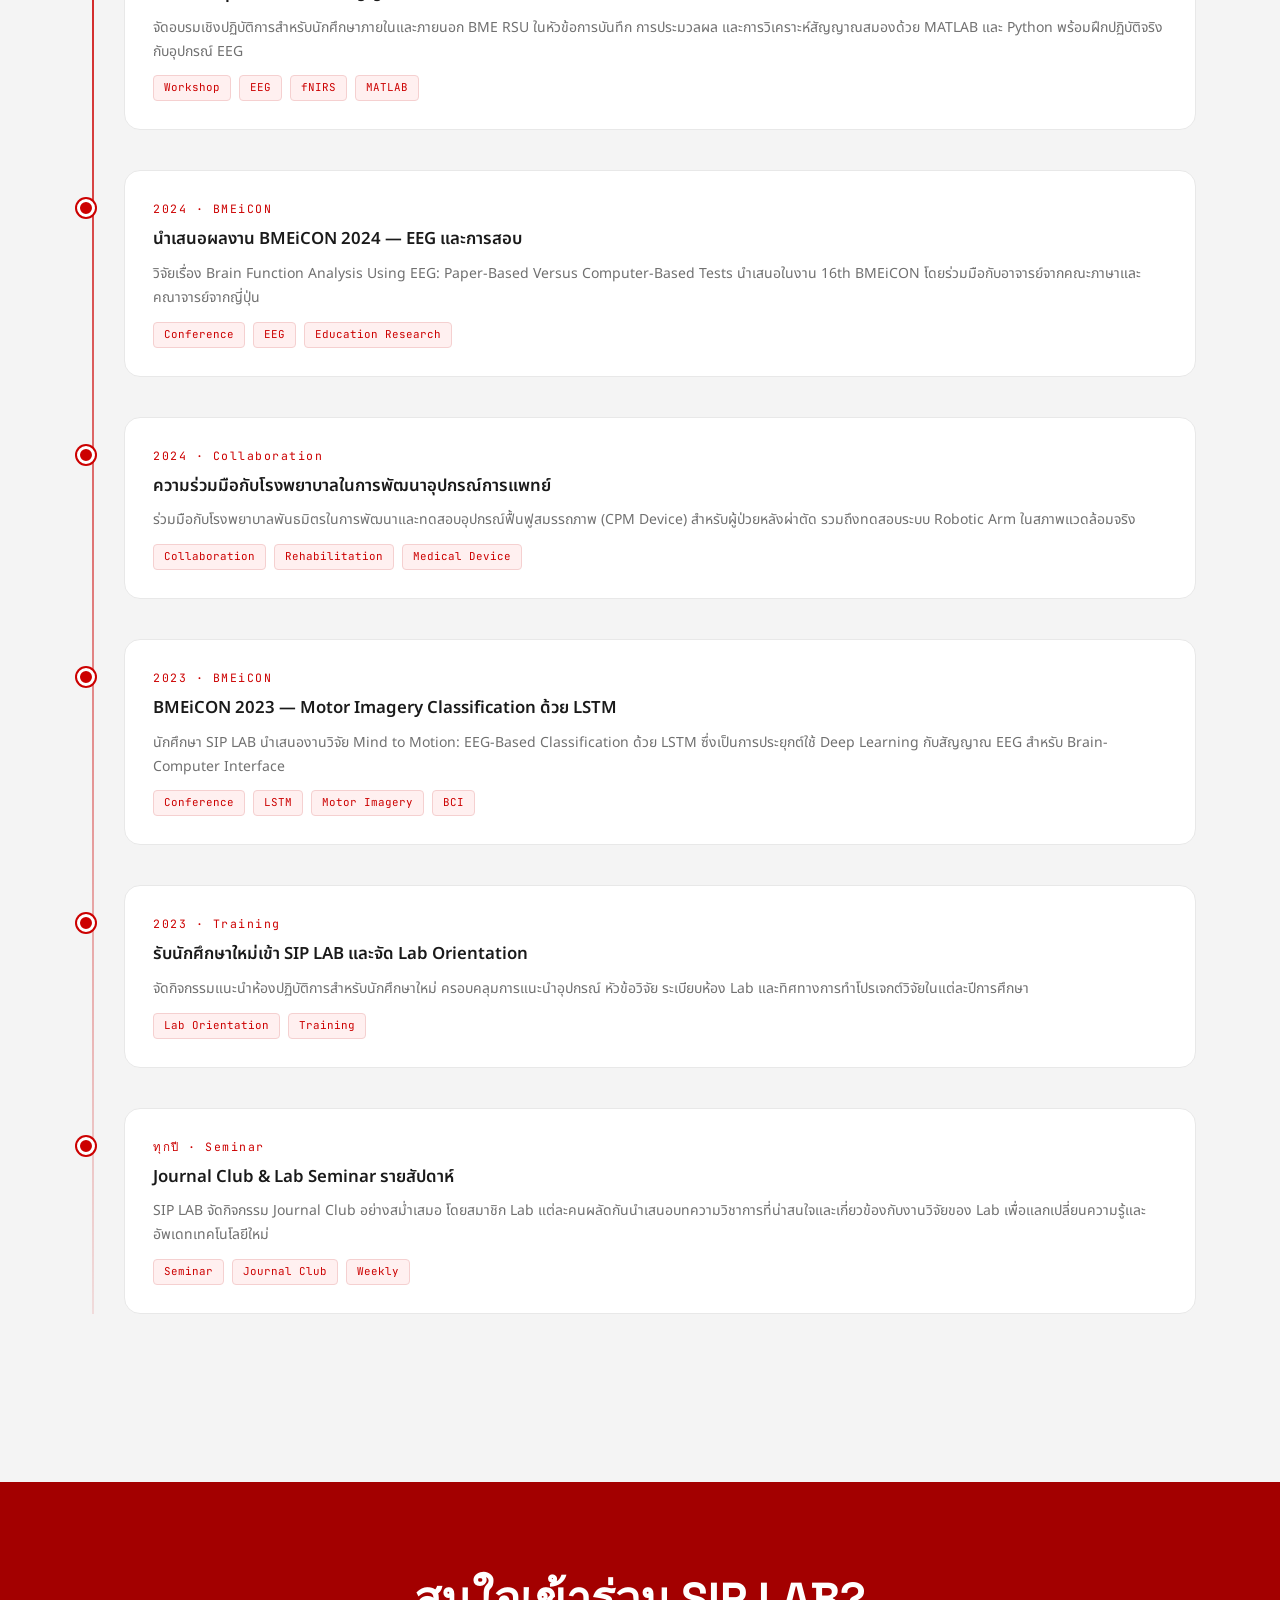
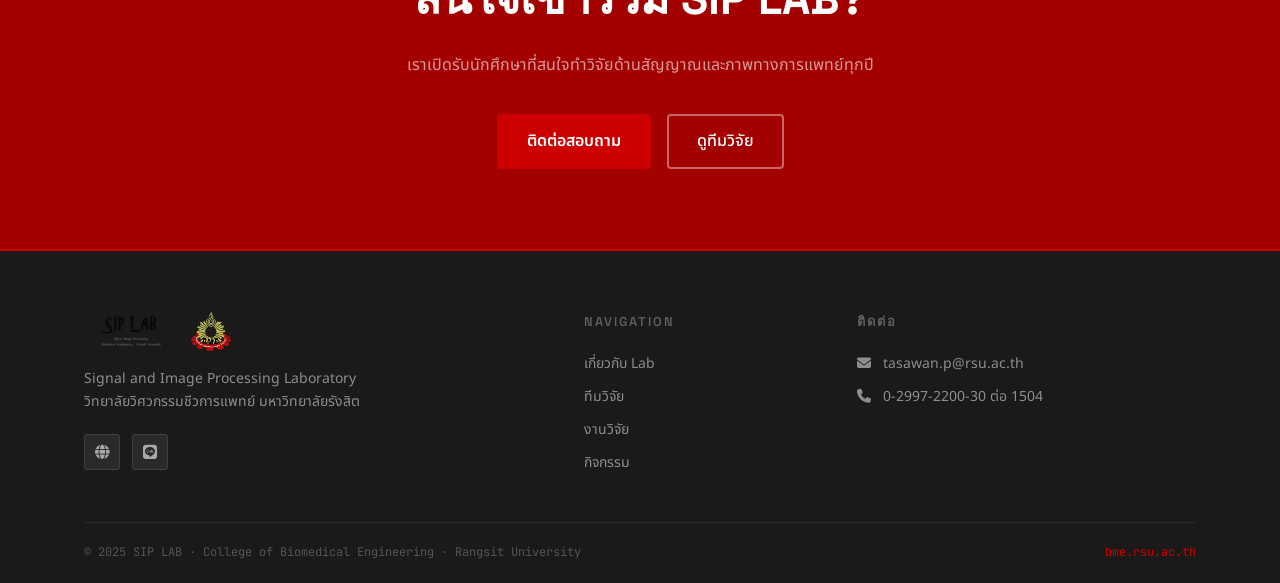
<file: activities.html>
<!DOCTYPE html>
<html lang="th">
<head>
  <meta charset="utf-8">
  <title>กิจกรรมและข่าว Lab — SIP LAB | BME RSU</title>
  <meta name="viewport" content="width=device-width, initial-scale=1.0">
  <meta name="description" content="กิจกรรม workshop ความร่วมมือ และการนำเสนอผลงานของ SIP LAB วิทยาลัยวิศวกรรมชีวการแพทย์ มหาวิทยาลัยรังสิต">
  <link rel="canonical" href="https://patapee-siri.github.io/siplab-bme-rsu/activities.html">
  <meta name="theme-color" content="#1a1a1a">
  <meta property="og:type" content="website">
  <meta property="og:site_name" content="SIP LAB BME RSU">
  <meta property="og:locale" content="th_TH">
  <meta property="og:title" content="กิจกรรมและข่าว Lab — SIP LAB | BME RSU">
  <meta property="og:description" content="กิจกรรม workshop ความร่วมมือ และการนำเสนอผลงานของ SIP LAB วิทยาลัยวิศวกรรมชีวการแพทย์ มหาวิทยาลัยรังสิต">
  <meta property="og:url" content="https://patapee-siri.github.io/siplab-bme-rsu/activities.html">
  <meta property="og:image" content="https://patapee-siri.github.io/siplab-bme-rsu/img/og-image.png">
  <meta name="twitter:card" content="summary_large_image">
  <link rel="icon" href="favicon.svg" type="image/svg+xml">
  <link rel="apple-touch-icon" href="img/siplab_logo.png">
  <link rel="preconnect" href="https://fonts.googleapis.com">
  <link rel="preconnect" href="https://fonts.gstatic.com" crossorigin>
  <link href="https://fonts.googleapis.com/css2?family=Space+Grotesk:wght@300;400;500;600;700&family=Noto+Sans+Thai:wght@300;400;500;600;700&family=JetBrains+Mono:wght@400;500&display=swap" rel="stylesheet">
  <link rel="stylesheet" href="https://cdnjs.cloudflare.com/ajax/libs/font-awesome/6.5.0/css/all.min.css">
  <link rel="stylesheet" href="css/style.css">
  <link rel="stylesheet" href="css/taste.css">
  <script>document.documentElement.classList.add("js")</script>
  <style>
    .act-timeline { position: relative; padding-left: 40px; }
    .act-timeline::before {
      content:''; position:absolute; left:8px; top:0; bottom:0;
      width:2px; background:linear-gradient(180deg, var(--red), rgba(204,0,0,.1));
    }
    .tl-item {
      position: relative; margin-bottom: 40px;
      background: var(--white); border: 1px solid var(--gray-2);
      border-radius: 16px; padding: 28px;
      transition: var(--transition);
    }
    .tl-item:hover { border-color: var(--red); box-shadow: var(--shadow-md); }
    .tl-dot {
      position: absolute; left: -48px; top: 28px;
      width: 18px; height: 18px; border-radius: 50%;
      background: var(--red); border: 3px solid var(--white);
      box-shadow: 0 0 0 2px var(--red);
    }
    .tl-date {
      font-family: var(--font-mono); font-size: .72rem;
      color: var(--red); letter-spacing: 1.5px; margin-bottom: 8px;
    }
    .tl-item h3 { font-size: 1.05rem; font-weight: 600; margin-bottom: 8px; }
    .tl-item p { font-size: .875rem; color: var(--gray-7); line-height: 1.7; }
    .tl-tags { display: flex; gap: 8px; flex-wrap: wrap; margin-top: 12px; }
    .tl-tag {
      font-family: var(--font-mono); font-size: .68rem;
      background: var(--red-pale); color: var(--red);
      border: 1px solid var(--red-mid); padding: 3px 10px; border-radius: 4px;
    }
    .news-grid { display: grid; grid-template-columns: repeat(3,1fr); gap: 20px; }
    .news-card {
      background: var(--white); border: 1px solid var(--gray-2);
      border-radius: 14px; overflow: hidden; transition: var(--transition);
    }
    .news-card:hover { transform: translateY(-4px); box-shadow: var(--shadow-md); border-color: var(--red); }
    .news-img {
      height: 160px; background: linear-gradient(135deg, var(--dark), var(--dark-mid));
      display: flex; align-items: center; justify-content: center; position: relative;
    }
    .news-img i { font-size: 2.5rem; color: rgba(204,0,0,.4); }
    .news-img .news-year {
      position: absolute; top: 12px; left: 12px;
      font-family: var(--font-mono); font-size: .68rem; background: var(--red);
      color: var(--white); padding: 3px 10px; border-radius: 4px;
    }
    .news-body { padding: 18px; }
    .news-body h4 { font-size: .92rem; font-weight: 600; margin-bottom: 8px; line-height: 1.4; }
    .news-body p { font-size: .8rem; color: var(--gray-7); line-height: 1.6; }
    @media(max-width:768px){ .news-grid { grid-template-columns: 1fr; } }
  </style>
</head>
<body>
<a href="#main" class="skip-link">ข้ามไปยังเนื้อหาหลัก</a>

<nav class="siplab-nav" aria-label="เมนูหลัก" id="mainNav">
  <div class="nav-inner">
    <a href="index.html" class="nav-brand">
      <img src="img/siplab_logo.png" alt="SIPLAB" onerror="this.style.display='none'" decoding="async">
      <div class="brand-text">
        <span class="brand-main">SIP LAB</span>
        <span class="brand-sub">BME · RSU</span>
      </div>
    </a>
    <button class="hamburger" id="hamburger" aria-label="เปิดเมนู" aria-expanded="false" aria-controls="navLinks"><span></span><span></span><span></span></button>
    <div class="nav-links" id="navLinks">
      <a href="index.html">หน้าหลัก</a>
      <a href="about.html">เกี่ยวกับ Lab</a>
      <a href="team.html">ทีมวิจัย</a>
      <a href="research.html">งานวิจัย</a>
      <a href="activities.html" class="active">กิจกรรม</a>
      <a href="contact.html">ติดต่อ</a>
    </div>
  </div>
</nav>

<div class="breadcrumb-bar">
  <div class="container">
    <a href="index.html">Home</a><span class="sep">/</span>
    <span>กิจกรรม</span>
  </div>
</div>

<main id="main">
<section class="page-header">
  <div class="page-header-bg"></div>
  <div class="container page-header-content">
    <span class="page-header-tag">Lab Activities</span>
    <h1>กิจกรรม Lab</h1>
    <p>กิจกรรมวิจัย การอบรม และการนำเสนอผลงานของ SIP LAB</p>
  </div>
</section>

<!-- NEWS HIGHLIGHTS -->
<section class="section" style="background:var(--white)">
  <div class="container">
    <div class="section-header fade-up">
      <div class="section-tag"><span class="mono">Highlight</span> ข่าวสาร</div>
      <h2 class="section-title">ข่าวสารล่าสุด</h2>
    </div>
    <div class="news-grid">
      <div class="news-card fade-up">
        <div class="news-img">
          <i class="fas fa-brain"></i>
          <span class="news-year">2025</span>
        </div>
        <div class="news-body">
          <h4>ผลงานวิจัย Autism & Brain Connectivity ตีพิมพ์ใน Scientific Reports</h4>
          <p>ดร.ลัฐิกา เตี๋ยวงษ์สุวรรณ และคณะ ตีพิมพ์งานวิจัยเรื่อง Brain Network Connectivity ใน ASD ใน Scientific Reports วารสารระดับโลก</p>
        </div>
      </div>
      <div class="news-card fade-up">
        <div class="news-img" style="background:linear-gradient(135deg,#1a0000,#330000)">
          <i class="fas fa-flask"></i>
          <span class="news-year">2025</span>
        </div>
        <div class="news-body">
          <h4>Electrochemical Sensor สำหรับ Cannabis ตีพิมพ์ใน Analytical Chemistry</h4>
          <p>ผศ.ดร.ทัศวรรณ และทีมวิจัย พัฒนา Sensor ตรวจจับ THC ในควันบุหรี่กัญชา ตีพิมพ์ใน ACS Analytical Chemistry 2026</p>
        </div>
      </div>
      <div class="news-card fade-up">
        <div class="news-img" style="background:linear-gradient(135deg,#001020,#002040)">
          <i class="fas fa-microchip"></i>
          <span class="news-year">2025</span>
        </div>
        <div class="news-body">
          <h4>นำเสนอผลงาน BMEiCON 2025</h4>
          <p>นักศึกษา SIP LAB นำเสนอผลงาน 2 เรื่อง ในงาน 17th Biomedical Engineering International Conference ได้แก่ VR-BCI สำหรับผู้ป่วยสมองเสื่อม และ EEG วิเคราะห์ Binaural Beat</p>
        </div>
      </div>
    </div>
  </div>
</section>

<!-- TIMELINE -->
<section class="section" style="background:var(--gray-1)">
  <div class="container">
    <div class="section-header fade-up">
      <div class="section-tag"><span class="mono">Timeline</span> กิจกรรม</div>
      <h2 class="section-title">ประวัติกิจกรรม</h2>
    </div>
    <div class="act-timeline">
      <div class="tl-item fade-up">
        <div class="tl-dot"></div>
        <div class="tl-date">2025 · BMEiCON</div>
        <h3>การนำเสนองานวิจัยในงานประชุมวิชาการระดับนานาชาติ BMEiCON 2025</h3>
        <p>นักศึกษาและอาจารย์ SIP LAB นำเสนอผลงานวิจัย 2 เรื่องในงาน 17th Biomedical Engineering International Conference ครอบคลุมหัวข้อ VR-BCI สำหรับผู้ป่วยสมองเสื่อม และการวิเคราะห์ EEG เพื่อลดความเครียดด้วย Binaural Beat</p>
        <div class="tl-tags"><span class="tl-tag">Conference</span><span class="tl-tag">EEG</span><span class="tl-tag">BCI</span></div>
      </div>
      <div class="tl-item fade-up">
        <div class="tl-dot"></div>
        <div class="tl-date">2024 · Workshop</div>
        <h3>Workshop การประมวลผลสัญญาณ EEG และ fNIRS</h3>
        <p>จัดอบรมเชิงปฏิบัติการสำหรับนักศึกษาภายในและภายนอก BME RSU ในหัวข้อการบันทึก การประมวลผล และการวิเคราะห์สัญญาณสมองด้วย MATLAB และ Python พร้อมฝึกปฏิบัติจริงกับอุปกรณ์ EEG</p>
        <div class="tl-tags"><span class="tl-tag">Workshop</span><span class="tl-tag">EEG</span><span class="tl-tag">fNIRS</span><span class="tl-tag">MATLAB</span></div>
      </div>
      <div class="tl-item fade-up">
        <div class="tl-dot"></div>
        <div class="tl-date">2024 · BMEiCON</div>
        <h3>นำเสนอผลงาน BMEiCON 2024 — EEG และการสอบ</h3>
        <p>วิจัยเรื่อง Brain Function Analysis Using EEG: Paper-Based Versus Computer-Based Tests นำเสนอในงาน 16th BMEiCON โดยร่วมมือกับอาจารย์จากคณะภาษาและคณาจารย์จากญี่ปุ่น</p>
        <div class="tl-tags"><span class="tl-tag">Conference</span><span class="tl-tag">EEG</span><span class="tl-tag">Education Research</span></div>
      </div>
      <div class="tl-item fade-up">
        <div class="tl-dot"></div>
        <div class="tl-date">2024 · Collaboration</div>
        <h3>ความร่วมมือกับโรงพยาบาลในการพัฒนาอุปกรณ์การแพทย์</h3>
        <p>ร่วมมือกับโรงพยาบาลพันธมิตรในการพัฒนาและทดสอบอุปกรณ์ฟื้นฟูสมรรถภาพ (CPM Device) สำหรับผู้ป่วยหลังผ่าตัด รวมถึงทดสอบระบบ Robotic Arm ในสภาพแวดล้อมจริง</p>
        <div class="tl-tags"><span class="tl-tag">Collaboration</span><span class="tl-tag">Rehabilitation</span><span class="tl-tag">Medical Device</span></div>
      </div>
      <div class="tl-item fade-up">
        <div class="tl-dot"></div>
        <div class="tl-date">2023 · BMEiCON</div>
        <h3>BMEiCON 2023 — Motor Imagery Classification ด้วย LSTM</h3>
        <p>นักศึกษา SIP LAB นำเสนองานวิจัย Mind to Motion: EEG-Based Classification ด้วย LSTM ซึ่งเป็นการประยุกต์ใช้ Deep Learning กับสัญญาณ EEG สำหรับ Brain-Computer Interface</p>
        <div class="tl-tags"><span class="tl-tag">Conference</span><span class="tl-tag">LSTM</span><span class="tl-tag">Motor Imagery</span><span class="tl-tag">BCI</span></div>
      </div>
      <div class="tl-item fade-up">
        <div class="tl-dot"></div>
        <div class="tl-date">2023 · Training</div>
        <h3>รับนักศึกษาใหม่เข้า SIP LAB และจัด Lab Orientation</h3>
        <p>จัดกิจกรรมแนะนำห้องปฏิบัติการสำหรับนักศึกษาใหม่ ครอบคลุมการแนะนำอุปกรณ์ หัวข้อวิจัย ระเบียบห้อง Lab และทิศทางการทำโปรเจกต์วิจัยในแต่ละปีการศึกษา</p>
        <div class="tl-tags"><span class="tl-tag">Lab Orientation</span><span class="tl-tag">Training</span></div>
      </div>
      <div class="tl-item fade-up">
        <div class="tl-dot"></div>
        <div class="tl-date">ทุกปี · Seminar</div>
        <h3>Journal Club & Lab Seminar รายสัปดาห์</h3>
        <p>SIP LAB จัดกิจกรรม Journal Club อย่างสม่ำเสมอ โดยสมาชิก Lab แต่ละคนผลัดกันนำเสนอบทความวิชาการที่น่าสนใจและเกี่ยวข้องกับงานวิจัยของ Lab เพื่อแลกเปลี่ยนความรู้และอัพเดทเทคโนโลยีใหม่</p>
        <div class="tl-tags"><span class="tl-tag">Seminar</span><span class="tl-tag">Journal Club</span><span class="tl-tag">Weekly</span></div>
      </div>
    </div>
  </div>
</section>

<!-- JOIN -->
<section class="cta-section">
  <div class="cta-pattern"></div>
  <div class="container">
    <div class="cta-inner">
      <h2>สนใจเข้าร่วม SIP LAB?</h2>
      <p>เราเปิดรับนักศึกษาที่สนใจทำวิจัยด้านสัญญาณและภาพทางการแพทย์ทุกปี</p>
      <div class="cta-btns">
        <a href="contact.html" class="btn-primary">ติดต่อสอบถาม</a>
        <a href="team.html" class="btn-ghost-white">ดูทีมวิจัย</a>
      </div>
    </div>
  </div>
</section>

</main>
<footer class="siplab-footer">
  <div class="container">
    <div class="footer-grid">
      <div class="footer-brand-col">
        <div class="footer-logo-row">
          <img src="img/siplab_logo.png" alt="SIPLAB" onerror="this.style.display='none'" decoding="async">
          <img src="img/bme_logo.png" alt="BME RSU" onerror="this.style.display='none'" decoding="async">
        </div>
        <p class="footer-desc">Signal and Image Processing Laboratory<br>วิทยาลัยวิศวกรรมชีวการแพทย์ มหาวิทยาลัยรังสิต</p>
        <div class="footer-social"><a href="#"><i class="fas fa-globe"></i></a><a href="#"><i class="fab fa-line"></i></a></div>
      </div>
      <div>
        <h5>Navigation</h5>
        <ul>
          <li><a href="about.html">เกี่ยวกับ Lab</a></li>
          <li><a href="team.html">ทีมวิจัย</a></li>
          <li><a href="research.html">งานวิจัย</a></li>
          <li><a href="activities.html">กิจกรรม</a></li>
        </ul>
      </div>
      <div>
        <h5>ติดต่อ</h5>
        <ul>
          <li><i class="fas fa-envelope me-2"></i>tasawan.p@rsu.ac.th</li>
          <li><i class="fas fa-phone me-2"></i>0-2997-2200-30 ต่อ 1504</li>
        </ul>
      </div>
    </div>
    <div class="footer-bottom">
      <p>© 2025 SIP LAB · College of Biomedical Engineering · Rangsit University</p>
      <a href="https://bme.rsu.ac.th" target="_blank" rel="noopener noreferrer">bme.rsu.ac.th</a>
    </div>
  </div>
</footer>

<button class="back-to-top" id="backToTop" aria-label="กลับขึ้นด้านบน"><i class="fas fa-arrow-up"></i></button>
<script src="js/main.js"></script>
</body>
</html>
</file>
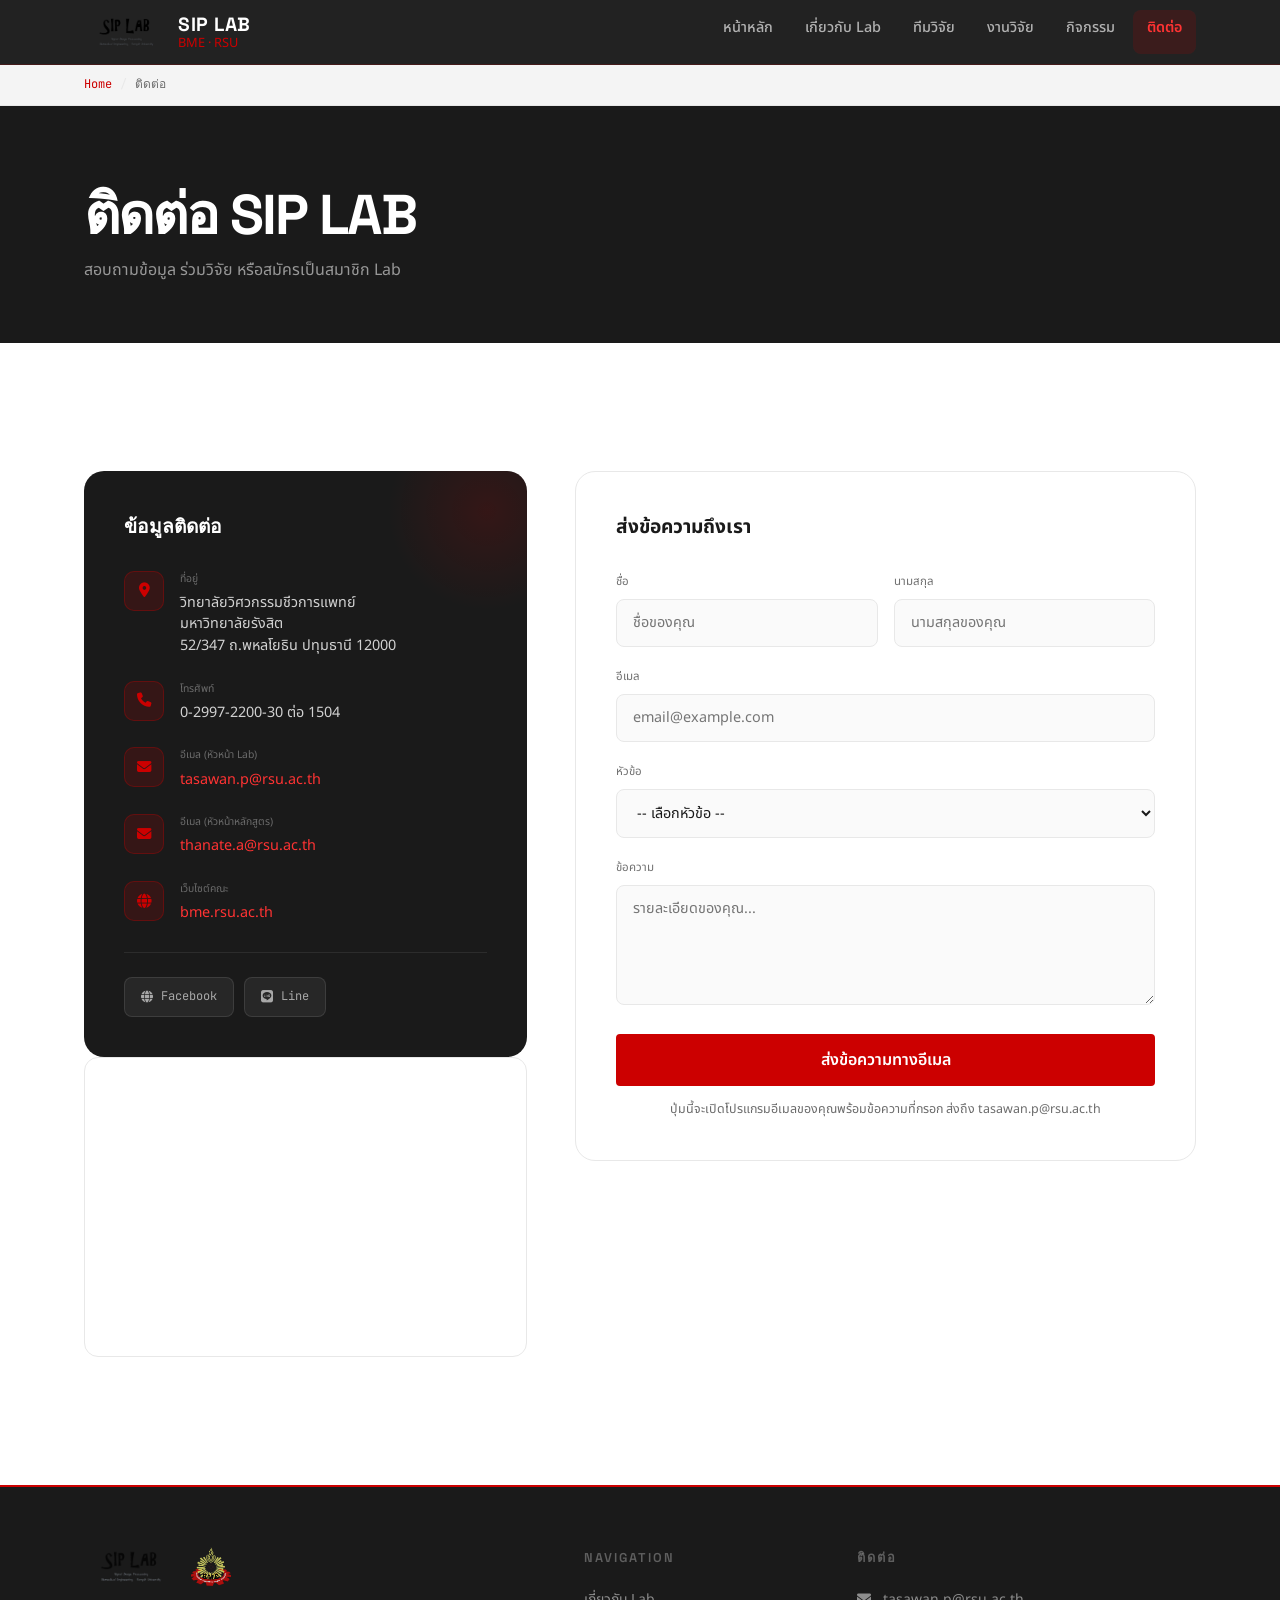
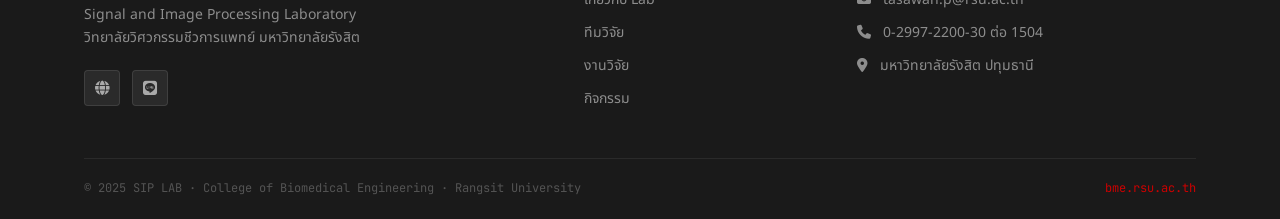
<file: contact.html>
<!DOCTYPE html>
<html lang="th">
<head>
  <meta charset="utf-8">
  <title>ติดต่อ SIP LAB — ร่วมวิจัยและสอบถามข้อมูล | BME RSU</title>
  <meta name="viewport" content="width=device-width, initial-scale=1.0">
  <meta name="description" content="ติดต่อ SIP LAB เพื่อสอบถามงานวิจัย ความร่วมมือ หรือสมัครเป็นนักศึกษาวิจัย มหาวิทยาลัยรังสิต ปทุมธานี">
  <link rel="canonical" href="https://patapee-siri.github.io/siplab-bme-rsu/contact.html">
  <meta name="theme-color" content="#1a1a1a">
  <meta property="og:type" content="website">
  <meta property="og:site_name" content="SIP LAB BME RSU">
  <meta property="og:locale" content="th_TH">
  <meta property="og:title" content="ติดต่อ SIP LAB — ร่วมวิจัยและสอบถามข้อมูล | BME RSU">
  <meta property="og:description" content="ติดต่อ SIP LAB เพื่อสอบถามงานวิจัย ความร่วมมือ หรือสมัครเป็นนักศึกษาวิจัย มหาวิทยาลัยรังสิต ปทุมธานี">
  <meta property="og:url" content="https://patapee-siri.github.io/siplab-bme-rsu/contact.html">
  <meta property="og:image" content="https://patapee-siri.github.io/siplab-bme-rsu/img/og-image.png">
  <meta name="twitter:card" content="summary_large_image">
  <link rel="icon" href="favicon.svg" type="image/svg+xml">
  <link rel="apple-touch-icon" href="img/siplab_logo.png">
  <link rel="preconnect" href="https://fonts.googleapis.com">
  <link rel="preconnect" href="https://fonts.gstatic.com" crossorigin>
  <link href="https://fonts.googleapis.com/css2?family=Space+Grotesk:wght@300;400;500;600;700&family=Noto+Sans+Thai:wght@300;400;500;600;700&family=JetBrains+Mono:wght@400;500&display=swap" rel="stylesheet">
  <link rel="stylesheet" href="https://cdnjs.cloudflare.com/ajax/libs/font-awesome/6.5.0/css/all.min.css">
  <link rel="stylesheet" href="css/style.css">
  <link rel="stylesheet" href="css/taste.css">
  <script>document.documentElement.classList.add("js")</script>
  <style>
    .contact-grid { display: grid; grid-template-columns: 1fr 1.4fr; gap: 48px; align-items: start; }
    .contact-info-card {
      background: var(--dark); border-radius: 20px; padding: 40px;
      position: relative; overflow: hidden;
    }
    .contact-info-card::before {
      content:''; position:absolute; top:-60px; right:-60px;
      width:200px; height:200px; border-radius:50%;
      background:radial-gradient(circle, rgba(204,0,0,.15), transparent 70%);
    }
    .contact-info-card h3 {
      font-family: var(--font-en); font-size: 1.2rem; font-weight: 700;
      color: var(--white); margin-bottom: 28px; position:relative; z-index:1;
    }
    .contact-item {
      display: flex; gap: 16px; align-items: flex-start;
      margin-bottom: 24px; position: relative; z-index: 1;
    }
    .contact-item-icon {
      width: 40px; height: 40px; background: rgba(204,0,0,.15);
      border: 1px solid rgba(204,0,0,.3); border-radius: 10px;
      display: flex; align-items: center; justify-content: center;
      flex-shrink: 0;
    }
    .contact-item-icon i { color: var(--red); font-size: .9rem; }
    .contact-item-body { flex: 1; }
    .contact-item-body .lbl { font-family: var(--font-mono); font-size: .65rem; color: var(--gray-5); letter-spacing: 1.5px; text-transform: uppercase; margin-bottom: 4px; }
    .contact-item-body .val { font-size: .9rem; color: rgba(255,255,255,.8); line-height: 1.5; }
    .contact-item-body a { color: var(--red-light); text-decoration: none; }
    .contact-item-body a:hover { text-decoration: underline; }
    .social-links { display: flex; gap: 10px; margin-top: 28px; padding-top: 24px; border-top: 1px solid rgba(255,255,255,.08); }
    .social-btn {
      display: inline-flex; align-items: center; gap: 8px;
      font-family: var(--font-mono); font-size: .75rem;
      color: rgba(255,255,255,.6); background: rgba(255,255,255,.06);
      border: 1px solid rgba(255,255,255,.1); padding: 9px 16px;
      border-radius: 8px; text-decoration: none; transition: var(--transition);
    }
    .social-btn:hover { background: var(--red); color: var(--white); border-color: var(--red); }
    .contact-form-card {
      background: var(--white); border: 1px solid var(--gray-2);
      border-radius: 20px; padding: 40px;
    }
    .contact-form-card h3 { font-size: 1.2rem; font-weight: 700; margin-bottom: 28px; }
    .form-group { margin-bottom: 20px; }
    .form-group label {
      display: block; font-family: var(--font-mono); font-size: .72rem;
      color: var(--gray-7); letter-spacing: 1px; text-transform: uppercase; margin-bottom: 8px;
    }
    .form-group input, .form-group textarea, .form-group select {
      width: 100%; padding: 12px 16px; border: 1px solid var(--gray-2);
      border-radius: 8px; font-family: var(--font-th); font-size: .9rem;
      background: var(--cream); color: var(--dark); transition: var(--transition);
      outline: none;
    }
    .form-group input:focus, .form-group textarea:focus, .form-group select:focus {
      border-color: var(--red); background: var(--white); box-shadow: 0 0 0 3px rgba(204,0,0,.08);
    }
    .form-group textarea { resize: vertical; min-height: 120px; }
    .form-row { display: grid; grid-template-columns: 1fr 1fr; gap: 16px; }
    .map-section { margin-top: 0; }
    .map-embed {
      border: 1px solid var(--gray-2); border-radius: 14px; overflow: hidden; height: 300px;
    }
    .map-embed iframe { width: 100%; height: 100%; border: none; }
    @media(max-width:768px){
      .contact-grid { grid-template-columns: 1fr; }
      .form-row { grid-template-columns: 1fr; }
    }
  </style>
</head>
<body>
<a href="#main" class="skip-link">ข้ามไปยังเนื้อหาหลัก</a>

<nav class="siplab-nav" aria-label="เมนูหลัก" id="mainNav">
  <div class="nav-inner">
    <a href="index.html" class="nav-brand">
      <img src="img/siplab_logo.png" alt="SIPLAB" onerror="this.style.display='none'" decoding="async">
      <div class="brand-text">
        <span class="brand-main">SIP LAB</span>
        <span class="brand-sub">BME · RSU</span>
      </div>
    </a>
    <button class="hamburger" id="hamburger" aria-label="เปิดเมนู" aria-expanded="false" aria-controls="navLinks"><span></span><span></span><span></span></button>
    <div class="nav-links" id="navLinks">
      <a href="index.html">หน้าหลัก</a>
      <a href="about.html">เกี่ยวกับ Lab</a>
      <a href="team.html">ทีมวิจัย</a>
      <a href="research.html">งานวิจัย</a>
      <a href="activities.html">กิจกรรม</a>
      <a href="contact.html" class="active">ติดต่อ</a>
    </div>
  </div>
</nav>

<div class="breadcrumb-bar">
  <div class="container">
    <a href="index.html">Home</a><span class="sep">/</span>
    <span>ติดต่อ</span>
  </div>
</div>

<main id="main">
<section class="page-header">
  <div class="page-header-bg"></div>
  <div class="container page-header-content">
    <span class="page-header-tag">Contact</span>
    <h1>ติดต่อ SIP LAB</h1>
    <p>สอบถามข้อมูล ร่วมวิจัย หรือสมัครเป็นสมาชิก Lab</p>
  </div>
</section>

<section class="section" style="background:var(--white)">
  <div class="container">
    <div class="contact-grid">

      <!-- Info -->
      <div>
        <div class="contact-info-card fade-up">
          <h3>ข้อมูลติดต่อ</h3>
          <div class="contact-item">
            <div class="contact-item-icon"><i class="fas fa-map-marker-alt"></i></div>
            <div class="contact-item-body">
              <div class="lbl">ที่อยู่</div>
              <div class="val">วิทยาลัยวิศวกรรมชีวการแพทย์<br>มหาวิทยาลัยรังสิต<br>52/347 ถ.พหลโยธิน ปทุมธานี 12000</div>
            </div>
          </div>
          <div class="contact-item">
            <div class="contact-item-icon"><i class="fas fa-phone"></i></div>
            <div class="contact-item-body">
              <div class="lbl">โทรศัพท์</div>
              <div class="val">0-2997-2200-30 ต่อ 1504</div>
            </div>
          </div>
          <div class="contact-item">
            <div class="contact-item-icon"><i class="fas fa-envelope"></i></div>
            <div class="contact-item-body">
              <div class="lbl">อีเมล (หัวหน้า Lab)</div>
              <div class="val"><a href="mailto:tasawan.p@rsu.ac.th">tasawan.p@rsu.ac.th</a></div>
            </div>
          </div>
          <div class="contact-item">
            <div class="contact-item-icon"><i class="fas fa-envelope"></i></div>
            <div class="contact-item-body">
              <div class="lbl">อีเมล (หัวหน้าหลักสูตร)</div>
              <div class="val"><a href="mailto:thanate.a@rsu.ac.th">thanate.a@rsu.ac.th</a></div>
            </div>
          </div>
          <div class="contact-item">
            <div class="contact-item-icon"><i class="fas fa-globe"></i></div>
            <div class="contact-item-body">
              <div class="lbl">เว็บไซต์คณะ</div>
              <div class="val"><a href="https://bme.rsu.ac.th" target="_blank" rel="noopener noreferrer">bme.rsu.ac.th</a></div>
            </div>
          </div>
          <div class="social-links">
            <a href="#" class="social-btn"><i class="fas fa-globe"></i> Facebook</a>
            <a href="#" class="social-btn"><i class="fab fa-line"></i> Line</a>
          </div>
        </div>

        <!-- Map -->
        <div class="map-section mt-4 fade-up">
          <div class="map-embed">
            <iframe
              src="https://www.google.com/maps/embed?pb=!1m18!1m12!1m3!1d3873.5497890975265!2d100.61560731467578!3d14.021508990130082!2m3!1f0!2f0!3f0!3m2!1i1024!2i768!4f13.1!3m3!1m2!1s0x30e27f0b4f9e8761%3A0xa9c95be7c0fbf57f!2sRangsit%20University!5e0!3m2!1sen!2sth!4v1623000000000!5m2!1sen!2sth"
              allowfullscreen loading="lazy" referrerpolicy="no-referrer-when-downgrade">
            </iframe>
          </div>
        </div>
      </div>

      <!-- Form -->
      <div class="contact-form-card fade-up">
        <h3>ส่งข้อความถึงเรา</h3>
        <div class="form-row">
          <div class="form-group">
            <label for="fname">ชื่อ</label>
            <input type="text" id="fname" name="fname" placeholder="ชื่อของคุณ">
          </div>
          <div class="form-group">
            <label for="lname">นามสกุล</label>
            <input type="text" id="lname" name="lname" placeholder="นามสกุลของคุณ">
          </div>
        </div>
        <div class="form-group">
          <label for="email">อีเมล</label>
          <input type="email" id="email" name="email" placeholder="email@example.com">
        </div>
        <div class="form-group">
          <label for="topic">หัวข้อ</label>
          <select id="topic" name="topic">
            <option value="">-- เลือกหัวข้อ --</option>
            <option>สมัครเป็นสมาชิก Lab</option>
            <option>สอบถามข้อมูลการวิจัย</option>
            <option>ความร่วมมือกับหน่วยงานภายนอก</option>
            <option>สอบถามข้อมูลหลักสูตร BME</option>
            <option>อื่นๆ</option>
          </select>
        </div>
        <div class="form-group">
          <label for="message">ข้อความ</label>
          <textarea id="message" name="message" placeholder="รายละเอียดของคุณ..."></textarea>
        </div>
        <button type="button" id="sendMail" class="btn-primary" style="width:100%;justify-content:center">ส่งข้อความทางอีเมล</button>
        <p class="form-status" id="formStatus" role="status" aria-live="polite"></p>
        <p style="font-size:.78rem;color:var(--gray-5);text-align:center;margin-top:14px">
          ปุ่มนี้จะเปิดโปรแกรมอีเมลของคุณพร้อมข้อความที่กรอก ส่งถึง tasawan.p@rsu.ac.th
        </p>
      </div>

    </div>
  </div>
</section>

</main>
<footer class="siplab-footer">
  <div class="container">
    <div class="footer-grid">
      <div class="footer-brand-col">
        <div class="footer-logo-row">
          <img src="img/siplab_logo.png" alt="SIPLAB" onerror="this.style.display='none'" decoding="async">
          <img src="img/bme_logo.png" alt="BME RSU" onerror="this.style.display='none'" decoding="async">
        </div>
        <p class="footer-desc">Signal and Image Processing Laboratory<br>วิทยาลัยวิศวกรรมชีวการแพทย์ มหาวิทยาลัยรังสิต</p>
        <div class="footer-social"><a href="#"><i class="fas fa-globe"></i></a><a href="#"><i class="fab fa-line"></i></a></div>
      </div>
      <div>
        <h5>Navigation</h5>
        <ul>
          <li><a href="about.html">เกี่ยวกับ Lab</a></li>
          <li><a href="team.html">ทีมวิจัย</a></li>
          <li><a href="research.html">งานวิจัย</a></li>
          <li><a href="activities.html">กิจกรรม</a></li>
        </ul>
      </div>
      <div>
        <h5>ติดต่อ</h5>
        <ul>
          <li><i class="fas fa-envelope me-2"></i>tasawan.p@rsu.ac.th</li>
          <li><i class="fas fa-phone me-2"></i>0-2997-2200-30 ต่อ 1504</li>
          <li><i class="fas fa-map-marker-alt me-2"></i>มหาวิทยาลัยรังสิต ปทุมธานี</li>
        </ul>
      </div>
    </div>
    <div class="footer-bottom">
      <p>© 2025 SIP LAB · College of Biomedical Engineering · Rangsit University</p>
      <a href="https://bme.rsu.ac.th" target="_blank" rel="noopener noreferrer">bme.rsu.ac.th</a>
    </div>
  </div>
</footer>

<button class="back-to-top" id="backToTop" aria-label="กลับขึ้นด้านบน"><i class="fas fa-arrow-up"></i></button>
<script src="js/main.js"></script>
</body>
</html>
</file>
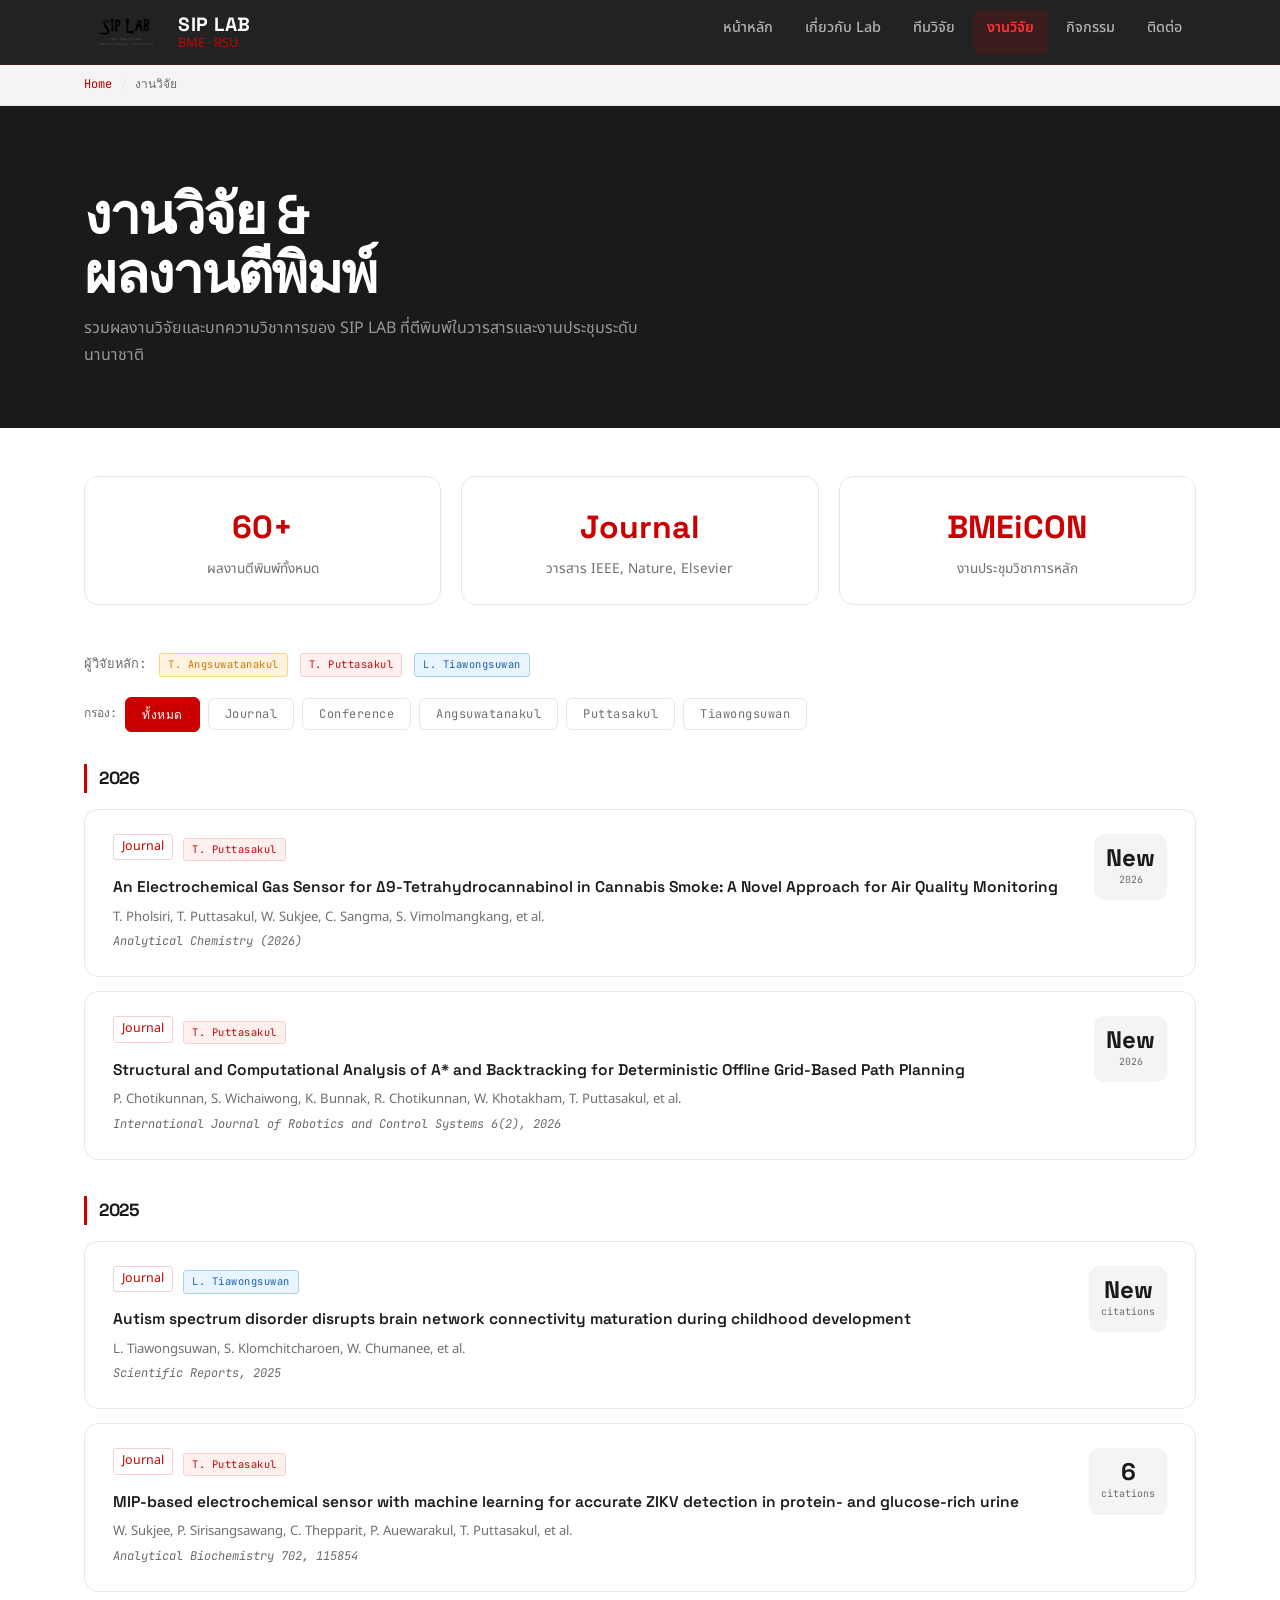
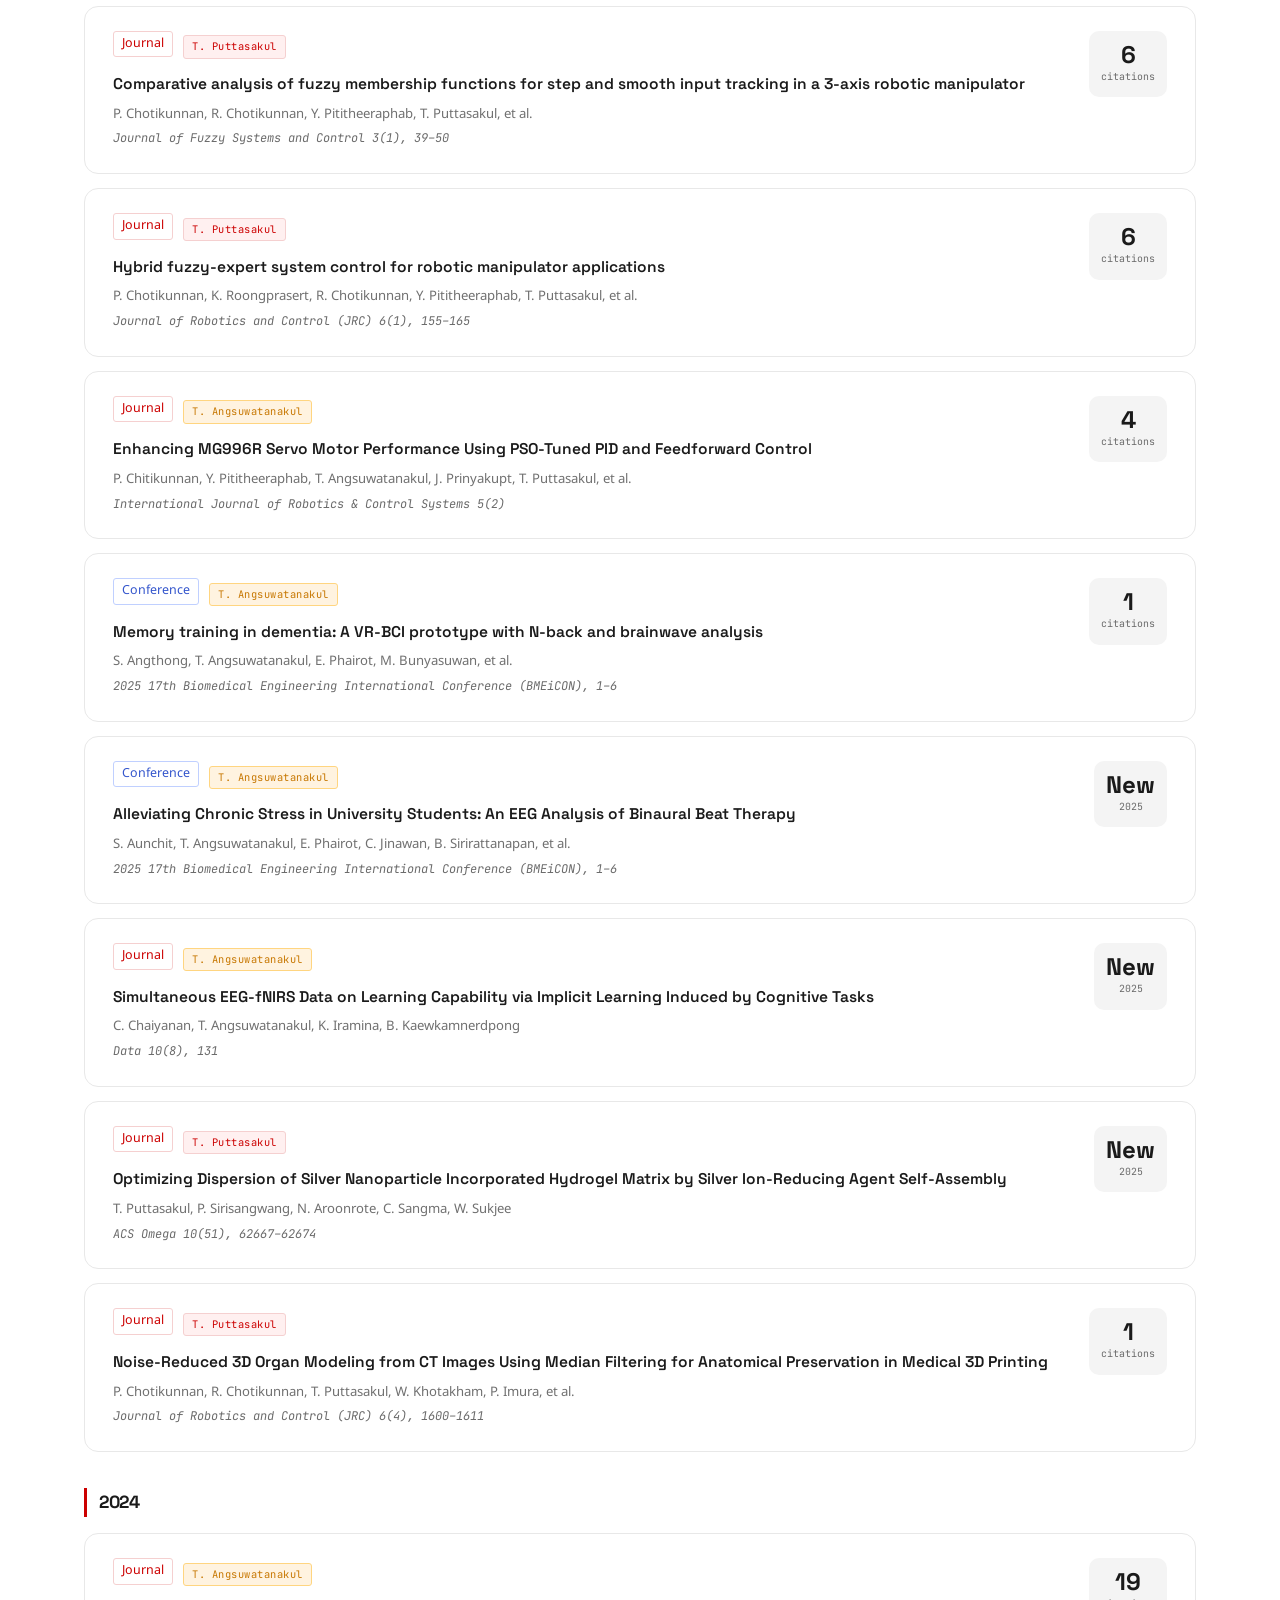
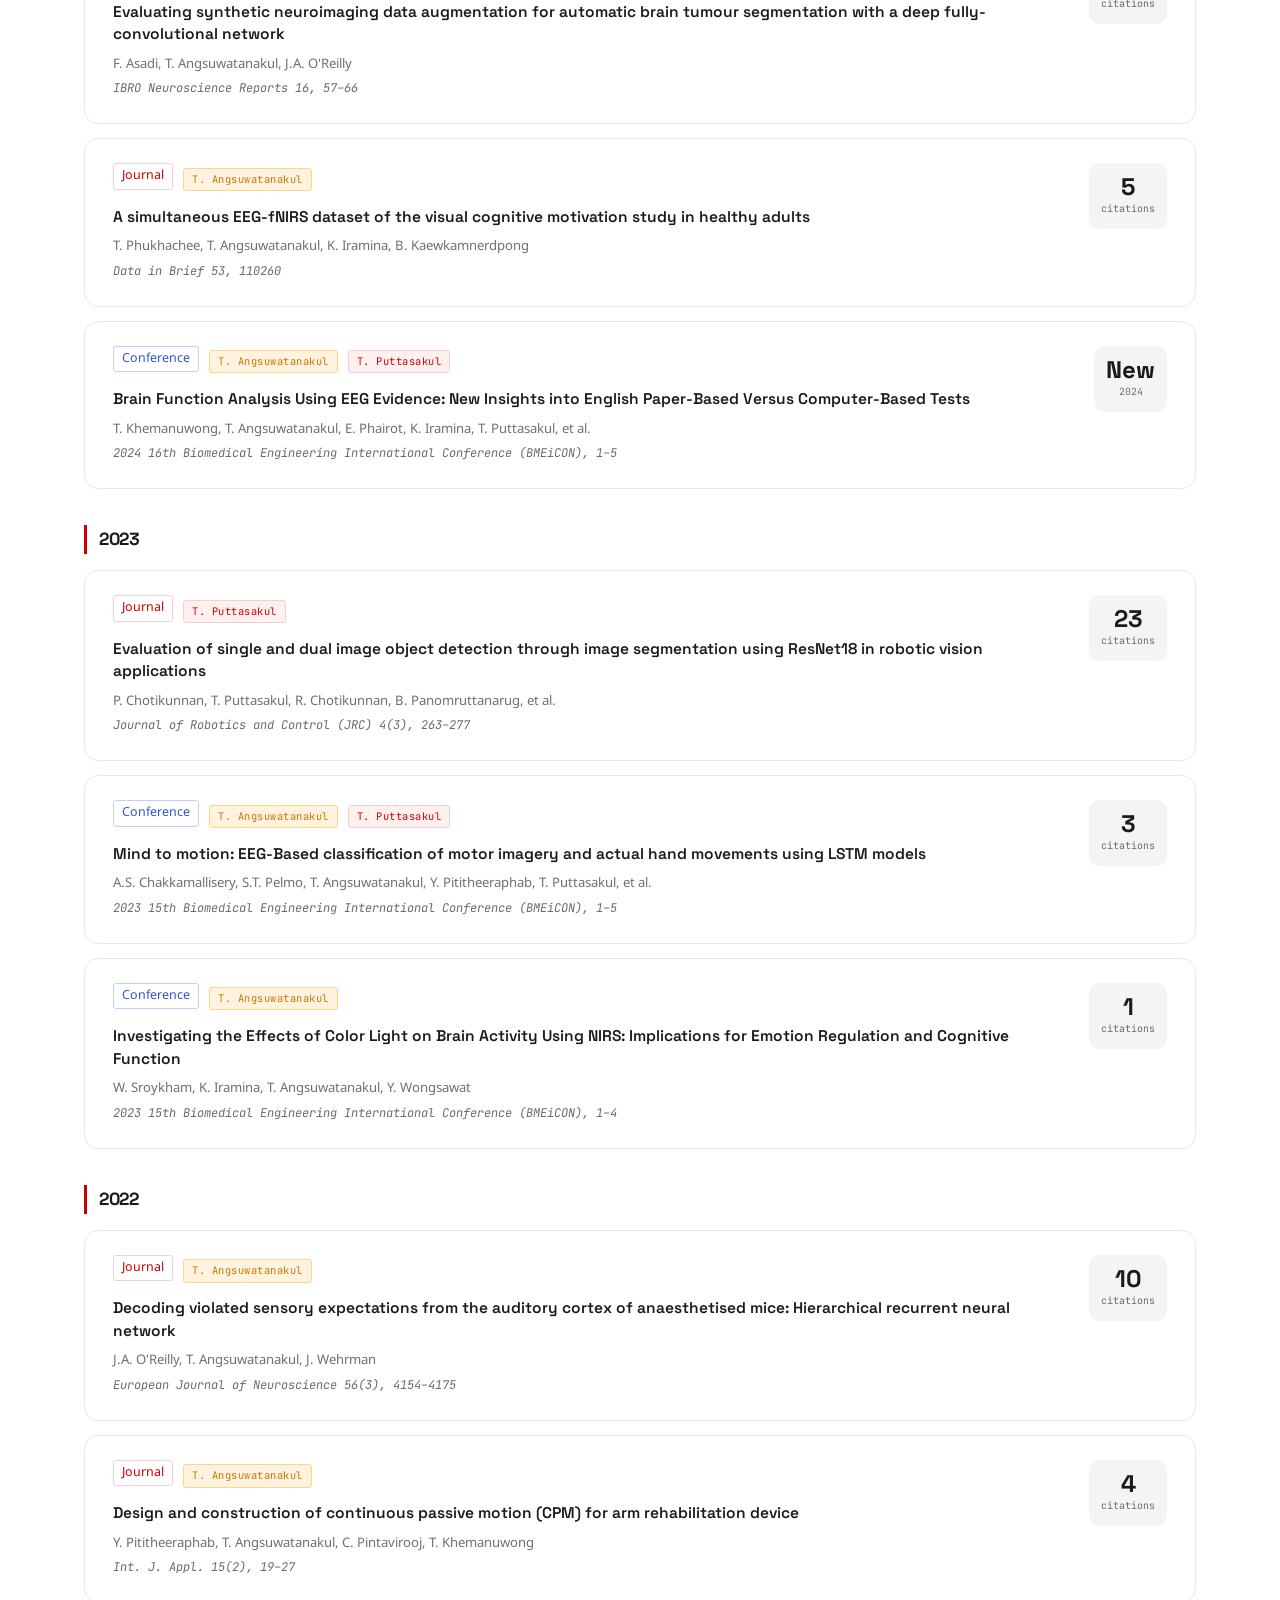
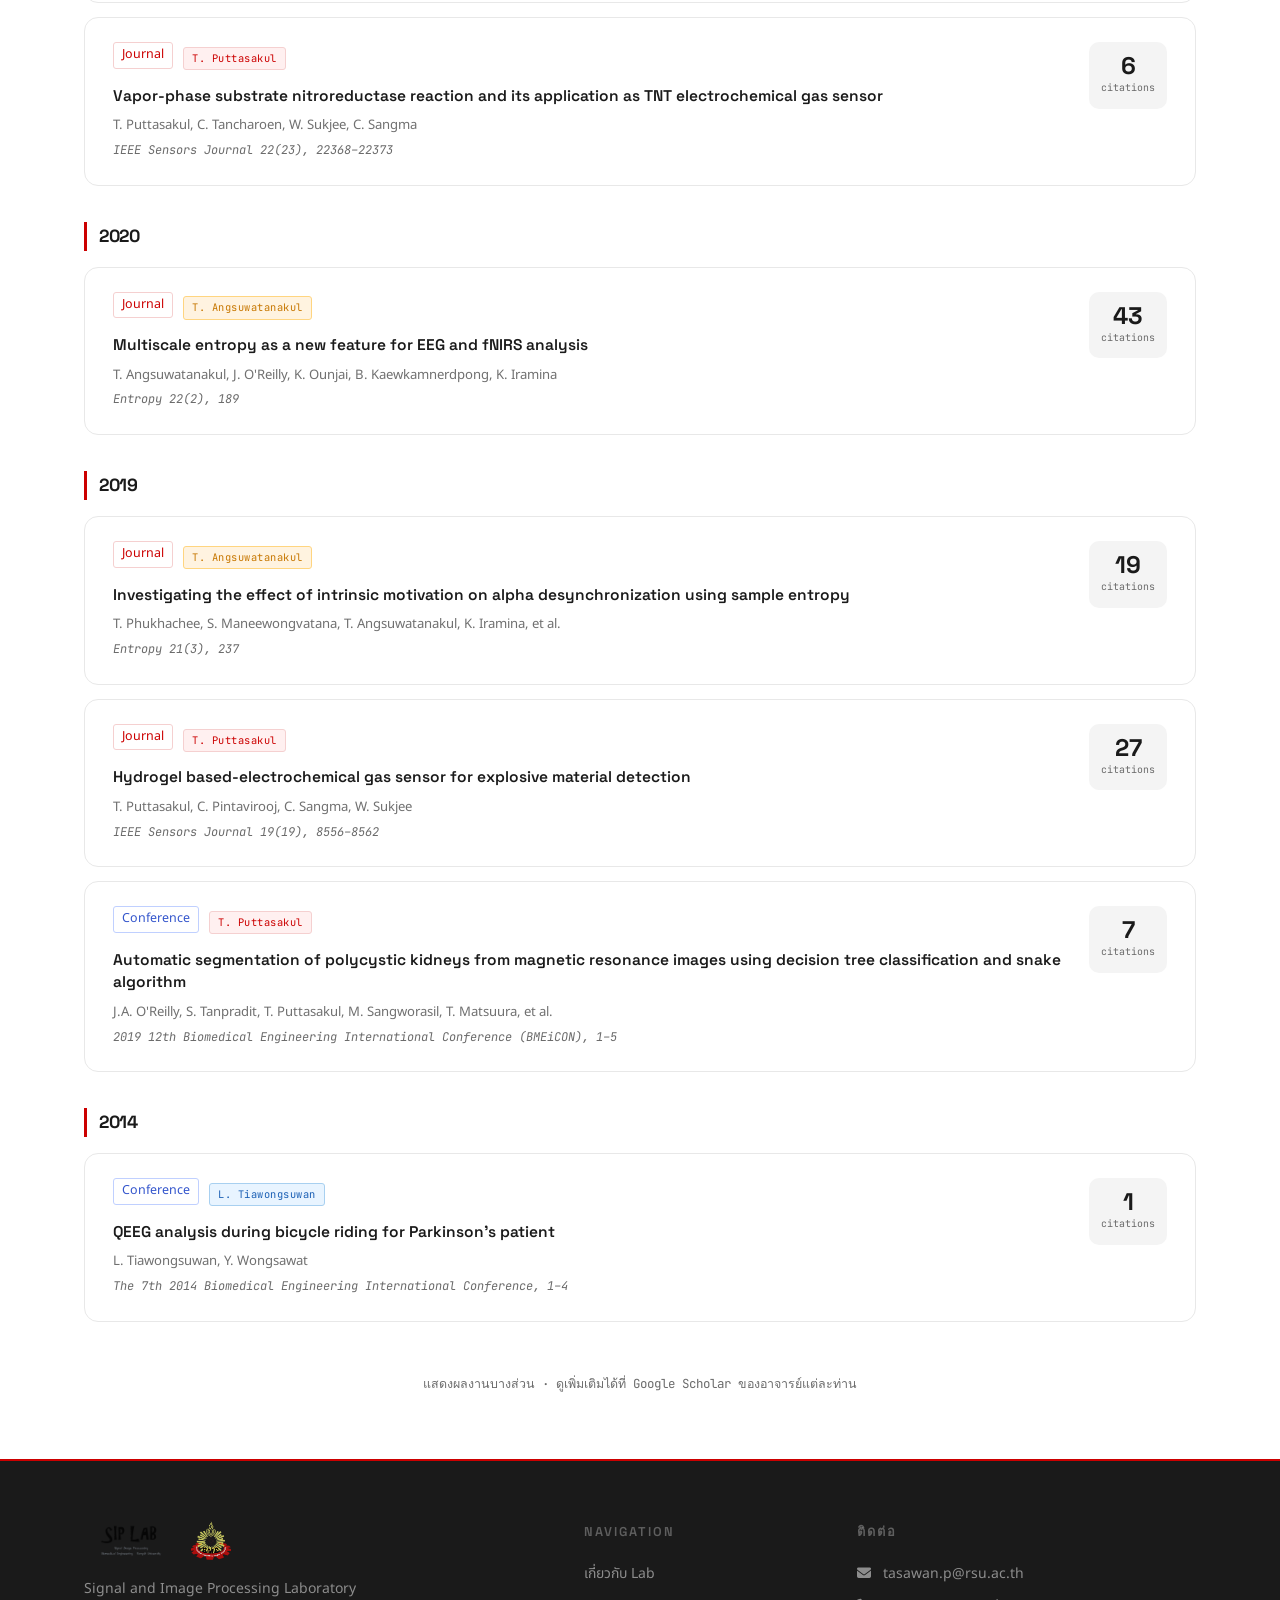
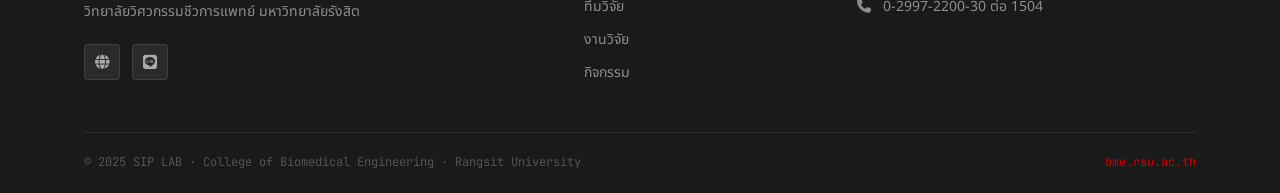
<file: research.html>
<!DOCTYPE html>
<html lang="th">
<head>
  <meta charset="utf-8">
  <title>งานวิจัยและผลงานตีพิมพ์ — SIP LAB | BME RSU</title>
  <meta name="viewport" content="width=device-width, initial-scale=1.0">
  <meta name="description" content="รวมงานวิจัยและ Publications ของ SIP LAB ด้าน EEG, fNIRS, Deep Learning ภาพทางการแพทย์, Biosensor และหุ่นยนต์">
  <link rel="canonical" href="https://patapee-siri.github.io/siplab-bme-rsu/research.html">
  <meta name="theme-color" content="#1a1a1a">
  <meta property="og:type" content="website">
  <meta property="og:site_name" content="SIP LAB BME RSU">
  <meta property="og:locale" content="th_TH">
  <meta property="og:title" content="งานวิจัยและผลงานตีพิมพ์ — SIP LAB | BME RSU">
  <meta property="og:description" content="รวมงานวิจัยและ Publications ของ SIP LAB ด้าน EEG, fNIRS, Deep Learning ภาพทางการแพทย์, Biosensor และหุ่นยนต์">
  <meta property="og:url" content="https://patapee-siri.github.io/siplab-bme-rsu/research.html">
  <meta property="og:image" content="https://patapee-siri.github.io/siplab-bme-rsu/img/og-image.png">
  <meta name="twitter:card" content="summary_large_image">
  <link rel="icon" href="favicon.svg" type="image/svg+xml">
  <link rel="apple-touch-icon" href="img/siplab_logo.png">
  <link rel="preconnect" href="https://fonts.googleapis.com">
  <link rel="preconnect" href="https://fonts.gstatic.com" crossorigin>
  <link href="https://fonts.googleapis.com/css2?family=Space+Grotesk:wght@300;400;500;600;700&family=Noto+Sans+Thai:wght@300;400;500;600;700&family=JetBrains+Mono:wght@400;500&display=swap" rel="stylesheet">
  <link rel="stylesheet" href="https://cdnjs.cloudflare.com/ajax/libs/font-awesome/6.5.0/css/all.min.css">
  <link rel="stylesheet" href="css/style.css">
  <link rel="stylesheet" href="css/taste.css">
  <script>document.documentElement.classList.add("js")</script>
  <style>
    .filter-bar {
      display: flex; flex-wrap: wrap; gap: 8px;
      margin-bottom: 32px; align-items: center;
    }
    .filter-btn {
      font-family: var(--font-mono); font-size: .75rem;
      padding: 7px 16px; border-radius: 6px; border: 1px solid var(--gray-2);
      background: var(--white); color: var(--gray-7); cursor: pointer;
      transition: var(--transition); letter-spacing: .5px;
    }
    .filter-btn:hover { border-color: var(--red); color: var(--red); }
    .filter-btn.active { background: var(--red); color: var(--white); border-color: var(--red); }
    .pub-full-item {
      background: var(--white); border: 1px solid var(--gray-2);
      border-radius: 14px; padding: 24px 28px;
      transition: var(--transition); margin-bottom: 14px;
      display: grid; grid-template-columns: 1fr auto; gap: 20px; align-items: start;
    }
    .pub-full-item:hover { border-color: var(--red); box-shadow: 0 4px 20px rgba(204,0,0,.07); }
    .pub-full-item.hidden { display: none; }
    .pub-meta { display: flex; align-items: center; gap: 10px; flex-wrap: wrap; margin-bottom: 10px; }
    .pub-full-item h4 { font-family: var(--font-en); font-size: .97rem; font-weight: 600; line-height: 1.45; color: var(--dark); margin-bottom: 8px; }
    .pub-full-item .authors { font-size: .82rem; color: var(--gray-7); margin-bottom: 4px; }
    .pub-full-item .venue { font-family: var(--font-mono); font-size: .75rem; color: var(--gray-5); font-style: italic; }
    .cite-badge {
      text-align: center; min-width: 70px; flex-shrink: 0;
      background: var(--gray-1); border-radius: 10px; padding: 12px;
    }
    .cite-badge .num { font-family: var(--font-en); font-size: 1.5rem; font-weight: 700; color: var(--dark); line-height: 1; }
    .cite-badge .lbl { font-family: var(--font-mono); font-size: .62rem; color: var(--gray-5); margin-top: 2px; display: block; }
    .year-group { margin-bottom: 36px; }
    .year-heading {
      font-family: var(--font-en); font-size: 1.1rem; font-weight: 700;
      color: var(--dark); border-left: 3px solid var(--red);
      padding-left: 12px; margin-bottom: 16px; letter-spacing: -.3px;
    }
    .pi-tag {
      font-family: var(--font-mono); font-size: .65rem;
      padding: 2px 8px; border-radius: 3px; letter-spacing: .5px;
    }
    .pi-thanate { background: #fff3e0; color: #c77700; border: 1px solid #ffd580; }
    .pi-tasawan { background: var(--red-pale); color: var(--red); border: 1px solid var(--red-mid); }
    .pi-lattika { background: #e8f4ff; color: #1a5fb4; border: 1px solid #a8d0f0; }
    .research-areas-grid {
      display: grid; grid-template-columns: repeat(3,1fr); gap: 20px; margin-bottom: 48px;
    }
    .ra-card {
      background: var(--white); border: 1px solid var(--gray-2);
      border-radius: 14px; padding: 24px; text-align: center; transition: var(--transition);
    }
    .ra-card:hover { border-color: var(--red); transform: translateY(-3px); }
    .ra-num { font-family: var(--font-en); font-size: 2rem; font-weight: 700; color: var(--red); }
    .ra-lbl { font-size: .85rem; color: var(--gray-7); margin-top: 4px; }
    @media(max-width:768px){
      .pub-full-item { grid-template-columns: 1fr; }
      .cite-badge { display: none; }
      .research-areas-grid { grid-template-columns: repeat(2,1fr); }
    }
  </style>
</head>
<body>
<a href="#main" class="skip-link">ข้ามไปยังเนื้อหาหลัก</a>

<nav class="siplab-nav" aria-label="เมนูหลัก" id="mainNav">
  <div class="nav-inner">
    <a href="index.html" class="nav-brand">
      <img src="img/siplab_logo.png" alt="SIPLAB" onerror="this.style.display='none'" decoding="async">
      <div class="brand-text">
        <span class="brand-main">SIP LAB</span>
        <span class="brand-sub">BME · RSU</span>
      </div>
    </a>
    <button class="hamburger" id="hamburger" aria-label="เปิดเมนู" aria-expanded="false" aria-controls="navLinks"><span></span><span></span><span></span></button>
    <div class="nav-links" id="navLinks">
      <a href="index.html">หน้าหลัก</a>
      <a href="about.html">เกี่ยวกับ Lab</a>
      <a href="team.html">ทีมวิจัย</a>
      <a href="research.html" class="active">งานวิจัย</a>
      <a href="activities.html">กิจกรรม</a>
      <a href="contact.html">ติดต่อ</a>
    </div>
  </div>
</nav>

<div class="breadcrumb-bar">
  <div class="container">
    <a href="index.html">Home</a><span class="sep">/</span>
    <span>งานวิจัย</span>
  </div>
</div>

<main id="main">
<section class="page-header">
  <div class="page-header-bg"></div>
  <div class="container page-header-content">
    <span class="page-header-tag">Research & Publications</span>
    <h1>งานวิจัย &<br>ผลงานตีพิมพ์</h1>
    <p>รวมผลงานวิจัยและบทความวิชาการของ SIP LAB ที่ตีพิมพ์ในวารสารและงานประชุมระดับนานาชาติ</p>
  </div>
</section>

<!-- STATS -->
<section style="background:var(--white);padding:48px 0">
  <div class="container">
    <div class="research-areas-grid">
      <div class="ra-card fade-up">
        <div class="ra-num">60+</div>
        <div class="ra-lbl">ผลงานตีพิมพ์ทั้งหมด</div>
      </div>
      <div class="ra-card fade-up">
        <div class="ra-num">Journal</div>
        <div class="ra-lbl">วารสาร IEEE, Nature, Elsevier</div>
      </div>
      <div class="ra-card fade-up">
        <div class="ra-num">BMEiCON</div>
        <div class="ra-lbl">งานประชุมวิชาการหลัก</div>
      </div>
    </div>

    <!-- Legend -->
    <div style="display:flex;gap:12px;flex-wrap:wrap;margin-bottom:20px;font-size:.8rem">
      <span style="color:var(--gray-5);font-family:var(--font-mono)">ผู้วิจัยหลัก:</span>
      <span class="pi-tag pi-thanate">T. Angsuwatanakul</span>
      <span class="pi-tag pi-tasawan">T. Puttasakul</span>
      <span class="pi-tag pi-lattika">L. Tiawongsuwan</span>
    </div>

    <!-- Filter -->
    <div class="filter-bar">
      <span style="font-family:var(--font-mono);font-size:.75rem;color:var(--gray-5)">กรอง:</span>
      <button class="filter-btn active" data-filter="all">ทั้งหมด</button>
      <button class="filter-btn" data-filter="journal">Journal</button>
      <button class="filter-btn" data-filter="conference">Conference</button>
      <button class="filter-btn" data-filter="thanate">Angsuwatanakul</button>
      <button class="filter-btn" data-filter="tasawan">Puttasakul</button>
      <button class="filter-btn" data-filter="lattika">Tiawongsuwan</button>
    </div>

    <!-- 2026 -->
    <div class="year-group">
      <div class="year-heading">2026</div>
      <div class="pub-full-item fade-up" data-type="journal" data-author="tasawan">
        <div>
          <div class="pub-meta">
            <span class="pub-type journal">Journal</span>
            <span class="pi-tag pi-tasawan">T. Puttasakul</span>
          </div>
          <h4>An Electrochemical Gas Sensor for Δ9-Tetrahydrocannabinol in Cannabis Smoke: A Novel Approach for Air Quality Monitoring</h4>
          <div class="authors">T. Pholsiri, T. Puttasakul, W. Sukjee, C. Sangma, S. Vimolmangkang, et al.</div>
          <div class="venue">Analytical Chemistry (2026)</div>
        </div>
        <div class="cite-badge"><div class="num">New</div><div class="lbl">2026</div></div>
      </div>
      <div class="pub-full-item fade-up" data-type="journal" data-author="tasawan">
        <div>
          <div class="pub-meta">
            <span class="pub-type journal">Journal</span>
            <span class="pi-tag pi-tasawan">T. Puttasakul</span>
          </div>
          <h4>Structural and Computational Analysis of A* and Backtracking for Deterministic Offline Grid-Based Path Planning</h4>
          <div class="authors">P. Chotikunnan, S. Wichaiwong, K. Bunnak, R. Chotikunnan, W. Khotakham, T. Puttasakul, et al.</div>
          <div class="venue">International Journal of Robotics and Control Systems 6(2), 2026</div>
        </div>
        <div class="cite-badge"><div class="num">New</div><div class="lbl">2026</div></div>
      </div>
    </div>

    <!-- 2025 -->
    <div class="year-group">
      <div class="year-heading">2025</div>
      <div class="pub-full-item fade-up" data-type="journal" data-author="lattika">
        <div>
          <div class="pub-meta">
            <span class="pub-type journal">Journal</span>
            <span class="pi-tag pi-lattika">L. Tiawongsuwan</span>
          </div>
          <h4>Autism spectrum disorder disrupts brain network connectivity maturation during childhood development</h4>
          <div class="authors">L. Tiawongsuwan, S. Klomchitcharoen, W. Chumanee, et al.</div>
          <div class="venue">Scientific Reports, 2025</div>
        </div>
        <div class="cite-badge"><div class="num">New</div><div class="lbl">citations</div></div>
      </div>
      <div class="pub-full-item fade-up" data-type="journal" data-author="tasawan">
        <div>
          <div class="pub-meta">
            <span class="pub-type journal">Journal</span>
            <span class="pi-tag pi-tasawan">T. Puttasakul</span>
          </div>
          <h4>MIP-based electrochemical sensor with machine learning for accurate ZIKV detection in protein- and glucose-rich urine</h4>
          <div class="authors">W. Sukjee, P. Sirisangsawang, C. Thepparit, P. Auewarakul, T. Puttasakul, et al.</div>
          <div class="venue">Analytical Biochemistry 702, 115854</div>
        </div>
        <div class="cite-badge"><div class="num">6</div><div class="lbl">citations</div></div>
      </div>
      <div class="pub-full-item fade-up" data-type="journal" data-author="tasawan">
        <div>
          <div class="pub-meta">
            <span class="pub-type journal">Journal</span>
            <span class="pi-tag pi-tasawan">T. Puttasakul</span>
          </div>
          <h4>Comparative analysis of fuzzy membership functions for step and smooth input tracking in a 3-axis robotic manipulator</h4>
          <div class="authors">P. Chotikunnan, R. Chotikunnan, Y. Pititheeraphab, T. Puttasakul, et al.</div>
          <div class="venue">Journal of Fuzzy Systems and Control 3(1), 39–50</div>
        </div>
        <div class="cite-badge"><div class="num">6</div><div class="lbl">citations</div></div>
      </div>
      <div class="pub-full-item fade-up" data-type="journal" data-author="tasawan">
        <div>
          <div class="pub-meta">
            <span class="pub-type journal">Journal</span>
            <span class="pi-tag pi-tasawan">T. Puttasakul</span>
          </div>
          <h4>Hybrid fuzzy-expert system control for robotic manipulator applications</h4>
          <div class="authors">P. Chotikunnan, K. Roongprasert, R. Chotikunnan, Y. Pititheeraphab, T. Puttasakul, et al.</div>
          <div class="venue">Journal of Robotics and Control (JRC) 6(1), 155–165</div>
        </div>
        <div class="cite-badge"><div class="num">6</div><div class="lbl">citations</div></div>
      </div>
      <div class="pub-full-item fade-up" data-type="journal" data-author="thanate">
        <div>
          <div class="pub-meta">
            <span class="pub-type journal">Journal</span>
            <span class="pi-tag pi-thanate">T. Angsuwatanakul</span>
          </div>
          <h4>Enhancing MG996R Servo Motor Performance Using PSO-Tuned PID and Feedforward Control</h4>
          <div class="authors">P. Chitikunnan, Y. Pititheeraphab, T. Angsuwatanakul, J. Prinyakupt, T. Puttasakul, et al.</div>
          <div class="venue">International Journal of Robotics & Control Systems 5(2)</div>
        </div>
        <div class="cite-badge"><div class="num">4</div><div class="lbl">citations</div></div>
      </div>
      <div class="pub-full-item fade-up" data-type="conference" data-author="thanate">
        <div>
          <div class="pub-meta">
            <span class="pub-type conference">Conference</span>
            <span class="pi-tag pi-thanate">T. Angsuwatanakul</span>
          </div>
          <h4>Memory training in dementia: A VR-BCI prototype with N-back and brainwave analysis</h4>
          <div class="authors">S. Angthong, T. Angsuwatanakul, E. Phairot, M. Bunyasuwan, et al.</div>
          <div class="venue">2025 17th Biomedical Engineering International Conference (BMEiCON), 1–6</div>
        </div>
        <div class="cite-badge"><div class="num">1</div><div class="lbl">citations</div></div>
      </div>
      <div class="pub-full-item fade-up" data-type="conference" data-author="thanate">
        <div>
          <div class="pub-meta">
            <span class="pub-type conference">Conference</span>
            <span class="pi-tag pi-thanate">T. Angsuwatanakul</span>
          </div>
          <h4>Alleviating Chronic Stress in University Students: An EEG Analysis of Binaural Beat Therapy</h4>
          <div class="authors">S. Aunchit, T. Angsuwatanakul, E. Phairot, C. Jinawan, B. Sirirattanapan, et al.</div>
          <div class="venue">2025 17th Biomedical Engineering International Conference (BMEiCON), 1–6</div>
        </div>
        <div class="cite-badge"><div class="num">New</div><div class="lbl">2025</div></div>
      </div>
      <div class="pub-full-item fade-up" data-type="journal" data-author="thanate">
        <div>
          <div class="pub-meta">
            <span class="pub-type journal">Journal</span>
            <span class="pi-tag pi-thanate">T. Angsuwatanakul</span>
          </div>
          <h4>Simultaneous EEG-fNIRS Data on Learning Capability via Implicit Learning Induced by Cognitive Tasks</h4>
          <div class="authors">C. Chaiyanan, T. Angsuwatanakul, K. Iramina, B. Kaewkamnerdpong</div>
          <div class="venue">Data 10(8), 131</div>
        </div>
        <div class="cite-badge"><div class="num">New</div><div class="lbl">2025</div></div>
      </div>
      <div class="pub-full-item fade-up" data-type="journal" data-author="tasawan">
        <div>
          <div class="pub-meta">
            <span class="pub-type journal">Journal</span>
            <span class="pi-tag pi-tasawan">T. Puttasakul</span>
          </div>
          <h4>Optimizing Dispersion of Silver Nanoparticle Incorporated Hydrogel Matrix by Silver Ion-Reducing Agent Self-Assembly</h4>
          <div class="authors">T. Puttasakul, P. Sirisangwang, N. Aroonrote, C. Sangma, W. Sukjee</div>
          <div class="venue">ACS Omega 10(51), 62667–62674</div>
        </div>
        <div class="cite-badge"><div class="num">New</div><div class="lbl">2025</div></div>
      </div>
      <div class="pub-full-item fade-up" data-type="journal" data-author="tasawan">
        <div>
          <div class="pub-meta">
            <span class="pub-type journal">Journal</span>
            <span class="pi-tag pi-tasawan">T. Puttasakul</span>
          </div>
          <h4>Noise-Reduced 3D Organ Modeling from CT Images Using Median Filtering for Anatomical Preservation in Medical 3D Printing</h4>
          <div class="authors">P. Chotikunnan, R. Chotikunnan, T. Puttasakul, W. Khotakham, P. Imura, et al.</div>
          <div class="venue">Journal of Robotics and Control (JRC) 6(4), 1600–1611</div>
        </div>
        <div class="cite-badge"><div class="num">1</div><div class="lbl">citations</div></div>
      </div>
    </div>

    <!-- 2024 -->
    <div class="year-group">
      <div class="year-heading">2024</div>
      <div class="pub-full-item fade-up" data-type="journal" data-author="thanate">
        <div>
          <div class="pub-meta">
            <span class="pub-type journal">Journal</span>
            <span class="pi-tag pi-thanate">T. Angsuwatanakul</span>
          </div>
          <h4>Evaluating synthetic neuroimaging data augmentation for automatic brain tumour segmentation with a deep fully-convolutional network</h4>
          <div class="authors">F. Asadi, T. Angsuwatanakul, J.A. O'Reilly</div>
          <div class="venue">IBRO Neuroscience Reports 16, 57–66</div>
        </div>
        <div class="cite-badge"><div class="num">19</div><div class="lbl">citations</div></div>
      </div>
      <div class="pub-full-item fade-up" data-type="journal" data-author="thanate">
        <div>
          <div class="pub-meta">
            <span class="pub-type journal">Journal</span>
            <span class="pi-tag pi-thanate">T. Angsuwatanakul</span>
          </div>
          <h4>A simultaneous EEG-fNIRS dataset of the visual cognitive motivation study in healthy adults</h4>
          <div class="authors">T. Phukhachee, T. Angsuwatanakul, K. Iramina, B. Kaewkamnerdpong</div>
          <div class="venue">Data in Brief 53, 110260</div>
        </div>
        <div class="cite-badge"><div class="num">5</div><div class="lbl">citations</div></div>
      </div>
      <div class="pub-full-item fade-up" data-type="conference" data-author="thanate tasawan">
        <div>
          <div class="pub-meta">
            <span class="pub-type conference">Conference</span>
            <span class="pi-tag pi-thanate">T. Angsuwatanakul</span>
            <span class="pi-tag pi-tasawan">T. Puttasakul</span>
          </div>
          <h4>Brain Function Analysis Using EEG Evidence: New Insights into English Paper-Based Versus Computer-Based Tests</h4>
          <div class="authors">T. Khemanuwong, T. Angsuwatanakul, E. Phairot, K. Iramina, T. Puttasakul, et al.</div>
          <div class="venue">2024 16th Biomedical Engineering International Conference (BMEiCON), 1–5</div>
        </div>
        <div class="cite-badge"><div class="num">New</div><div class="lbl">2024</div></div>
      </div>
    </div>

    <!-- 2023 -->
    <div class="year-group">
      <div class="year-heading">2023</div>
      <div class="pub-full-item fade-up" data-type="journal" data-author="tasawan">
        <div>
          <div class="pub-meta">
            <span class="pub-type journal">Journal</span>
            <span class="pi-tag pi-tasawan">T. Puttasakul</span>
          </div>
          <h4>Evaluation of single and dual image object detection through image segmentation using ResNet18 in robotic vision applications</h4>
          <div class="authors">P. Chotikunnan, T. Puttasakul, R. Chotikunnan, B. Panomruttanarug, et al.</div>
          <div class="venue">Journal of Robotics and Control (JRC) 4(3), 263–277</div>
        </div>
        <div class="cite-badge"><div class="num">23</div><div class="lbl">citations</div></div>
      </div>
      <div class="pub-full-item fade-up" data-type="conference" data-author="thanate tasawan">
        <div>
          <div class="pub-meta">
            <span class="pub-type conference">Conference</span>
            <span class="pi-tag pi-thanate">T. Angsuwatanakul</span>
            <span class="pi-tag pi-tasawan">T. Puttasakul</span>
          </div>
          <h4>Mind to motion: EEG-Based classification of motor imagery and actual hand movements using LSTM models</h4>
          <div class="authors">A.S. Chakkamallisery, S.T. Pelmo, T. Angsuwatanakul, Y. Pititheeraphab, T. Puttasakul, et al.</div>
          <div class="venue">2023 15th Biomedical Engineering International Conference (BMEiCON), 1–5</div>
        </div>
        <div class="cite-badge"><div class="num">3</div><div class="lbl">citations</div></div>
      </div>
      <div class="pub-full-item fade-up" data-type="conference" data-author="thanate">
        <div>
          <div class="pub-meta">
            <span class="pub-type conference">Conference</span>
            <span class="pi-tag pi-thanate">T. Angsuwatanakul</span>
          </div>
          <h4>Investigating the Effects of Color Light on Brain Activity Using NIRS: Implications for Emotion Regulation and Cognitive Function</h4>
          <div class="authors">W. Sroykham, K. Iramina, T. Angsuwatanakul, Y. Wongsawat</div>
          <div class="venue">2023 15th Biomedical Engineering International Conference (BMEiCON), 1–4</div>
        </div>
        <div class="cite-badge"><div class="num">1</div><div class="lbl">citations</div></div>
      </div>
    </div>

    <!-- 2022 -->
    <div class="year-group">
      <div class="year-heading">2022</div>
      <div class="pub-full-item fade-up" data-type="journal" data-author="thanate">
        <div>
          <div class="pub-meta">
            <span class="pub-type journal">Journal</span>
            <span class="pi-tag pi-thanate">T. Angsuwatanakul</span>
          </div>
          <h4>Decoding violated sensory expectations from the auditory cortex of anaesthetised mice: Hierarchical recurrent neural network</h4>
          <div class="authors">J.A. O'Reilly, T. Angsuwatanakul, J. Wehrman</div>
          <div class="venue">European Journal of Neuroscience 56(3), 4154–4175</div>
        </div>
        <div class="cite-badge"><div class="num">10</div><div class="lbl">citations</div></div>
      </div>
      <div class="pub-full-item fade-up" data-type="journal" data-author="thanate">
        <div>
          <div class="pub-meta">
            <span class="pub-type journal">Journal</span>
            <span class="pi-tag pi-thanate">T. Angsuwatanakul</span>
          </div>
          <h4>Design and construction of continuous passive motion (CPM) for arm rehabilitation device</h4>
          <div class="authors">Y. Pititheeraphab, T. Angsuwatanakul, C. Pintavirooj, T. Khemanuwong</div>
          <div class="venue">Int. J. Appl. 15(2), 19–27</div>
        </div>
        <div class="cite-badge"><div class="num">4</div><div class="lbl">citations</div></div>
      </div>
      <div class="pub-full-item fade-up" data-type="journal" data-author="tasawan">
        <div>
          <div class="pub-meta">
            <span class="pub-type journal">Journal</span>
            <span class="pi-tag pi-tasawan">T. Puttasakul</span>
          </div>
          <h4>Vapor-phase substrate nitroreductase reaction and its application as TNT electrochemical gas sensor</h4>
          <div class="authors">T. Puttasakul, C. Tancharoen, W. Sukjee, C. Sangma</div>
          <div class="venue">IEEE Sensors Journal 22(23), 22368–22373</div>
        </div>
        <div class="cite-badge"><div class="num">6</div><div class="lbl">citations</div></div>
      </div>
    </div>

    <!-- 2020 -->
    <div class="year-group">
      <div class="year-heading">2020</div>
      <div class="pub-full-item fade-up" data-type="journal" data-author="thanate">
        <div>
          <div class="pub-meta">
            <span class="pub-type journal">Journal</span>
            <span class="pi-tag pi-thanate">T. Angsuwatanakul</span>
          </div>
          <h4>Multiscale entropy as a new feature for EEG and fNIRS analysis</h4>
          <div class="authors">T. Angsuwatanakul, J. O'Reilly, K. Ounjai, B. Kaewkamnerdpong, K. Iramina</div>
          <div class="venue">Entropy 22(2), 189</div>
        </div>
        <div class="cite-badge"><div class="num">43</div><div class="lbl">citations</div></div>
      </div>
    </div>

    <!-- 2019 -->
    <div class="year-group">
      <div class="year-heading">2019</div>
      <div class="pub-full-item fade-up" data-type="journal" data-author="thanate">
        <div>
          <div class="pub-meta">
            <span class="pub-type journal">Journal</span>
            <span class="pi-tag pi-thanate">T. Angsuwatanakul</span>
          </div>
          <h4>Investigating the effect of intrinsic motivation on alpha desynchronization using sample entropy</h4>
          <div class="authors">T. Phukhachee, S. Maneewongvatana, T. Angsuwatanakul, K. Iramina, et al.</div>
          <div class="venue">Entropy 21(3), 237</div>
        </div>
        <div class="cite-badge"><div class="num">19</div><div class="lbl">citations</div></div>
      </div>
      <div class="pub-full-item fade-up" data-type="journal" data-author="tasawan">
        <div>
          <div class="pub-meta">
            <span class="pub-type journal">Journal</span>
            <span class="pi-tag pi-tasawan">T. Puttasakul</span>
          </div>
          <h4>Hydrogel based-electrochemical gas sensor for explosive material detection</h4>
          <div class="authors">T. Puttasakul, C. Pintavirooj, C. Sangma, W. Sukjee</div>
          <div class="venue">IEEE Sensors Journal 19(19), 8556–8562</div>
        </div>
        <div class="cite-badge"><div class="num">27</div><div class="lbl">citations</div></div>
      </div>
      <div class="pub-full-item fade-up" data-type="conference" data-author="tasawan">
        <div>
          <div class="pub-meta">
            <span class="pub-type conference">Conference</span>
            <span class="pi-tag pi-tasawan">T. Puttasakul</span>
          </div>
          <h4>Automatic segmentation of polycystic kidneys from magnetic resonance images using decision tree classification and snake algorithm</h4>
          <div class="authors">J.A. O'Reilly, S. Tanpradit, T. Puttasakul, M. Sangworasil, T. Matsuura, et al.</div>
          <div class="venue">2019 12th Biomedical Engineering International Conference (BMEiCON), 1–5</div>
        </div>
        <div class="cite-badge"><div class="num">7</div><div class="lbl">citations</div></div>
      </div>
    </div>

    <!-- 2014 Lattika -->
    <div class="year-group">
      <div class="year-heading">2014</div>
      <div class="pub-full-item fade-up" data-type="conference" data-author="lattika">
        <div>
          <div class="pub-meta">
            <span class="pub-type conference">Conference</span>
            <span class="pi-tag pi-lattika">L. Tiawongsuwan</span>
          </div>
          <h4>QEEG analysis during bicycle riding for Parkinson's patient</h4>
          <div class="authors">L. Tiawongsuwan, Y. Wongsawat</div>
          <div class="venue">The 7th 2014 Biomedical Engineering International Conference, 1–4</div>
        </div>
        <div class="cite-badge"><div class="num">1</div><div class="lbl">citations</div></div>
      </div>
    </div>

    <div style="text-align:center;padding:16px 0;color:var(--gray-5);font-family:var(--font-mono);font-size:.78rem">
      แสดงผลงานบางส่วน · ดูเพิ่มเติมได้ที่ Google Scholar ของอาจารย์แต่ละท่าน
    </div>
  </div>
</section>

</main>
<footer class="siplab-footer">
  <div class="container">
    <div class="footer-grid">
      <div class="footer-brand-col">
        <div class="footer-logo-row">
          <img src="img/siplab_logo.png" alt="SIPLAB" onerror="this.style.display='none'" decoding="async">
          <img src="img/bme_logo.png" alt="BME RSU" onerror="this.style.display='none'" decoding="async">
        </div>
        <p class="footer-desc">Signal and Image Processing Laboratory<br>วิทยาลัยวิศวกรรมชีวการแพทย์ มหาวิทยาลัยรังสิต</p>
        <div class="footer-social"><a href="#"><i class="fas fa-globe"></i></a><a href="#"><i class="fab fa-line"></i></a></div>
      </div>
      <div>
        <h5>Navigation</h5>
        <ul>
          <li><a href="about.html">เกี่ยวกับ Lab</a></li>
          <li><a href="team.html">ทีมวิจัย</a></li>
          <li><a href="research.html">งานวิจัย</a></li>
          <li><a href="activities.html">กิจกรรม</a></li>
        </ul>
      </div>
      <div>
        <h5>ติดต่อ</h5>
        <ul>
          <li><i class="fas fa-envelope me-2"></i>tasawan.p@rsu.ac.th</li>
          <li><i class="fas fa-phone me-2"></i>0-2997-2200-30 ต่อ 1504</li>
        </ul>
      </div>
    </div>
    <div class="footer-bottom">
      <p>© 2025 SIP LAB · College of Biomedical Engineering · Rangsit University</p>
      <a href="https://bme.rsu.ac.th" target="_blank" rel="noopener noreferrer">bme.rsu.ac.th</a>
    </div>
  </div>
</footer>

<button class="back-to-top" id="backToTop" aria-label="กลับขึ้นด้านบน"><i class="fas fa-arrow-up"></i></button>
<script src="js/main.js"></script>
<script>
  // Filter publications
  document.querySelectorAll('.filter-btn').forEach(btn => {
    btn.addEventListener('click', () => {
      document.querySelectorAll('.filter-btn').forEach(b => b.classList.remove('active'));
      btn.classList.add('active');
      const f = btn.dataset.filter;
      document.querySelectorAll('.pub-full-item').forEach(item => {
        if (f === 'all') {
          item.classList.remove('hidden');
        } else if (f === 'journal' || f === 'conference') {
          item.classList.toggle('hidden', item.dataset.type !== f);
        } else {
          item.classList.toggle('hidden', !item.dataset.author.includes(f));
        }
      });
      // Re-show year groups with visible items
      document.querySelectorAll('.year-group').forEach(grp => {
        const visible = [...grp.querySelectorAll('.pub-full-item')].some(i => !i.classList.contains('hidden'));
        grp.style.display = visible ? '' : 'none';
      });
    });
  });
</script>
</body>
</html>
</file>
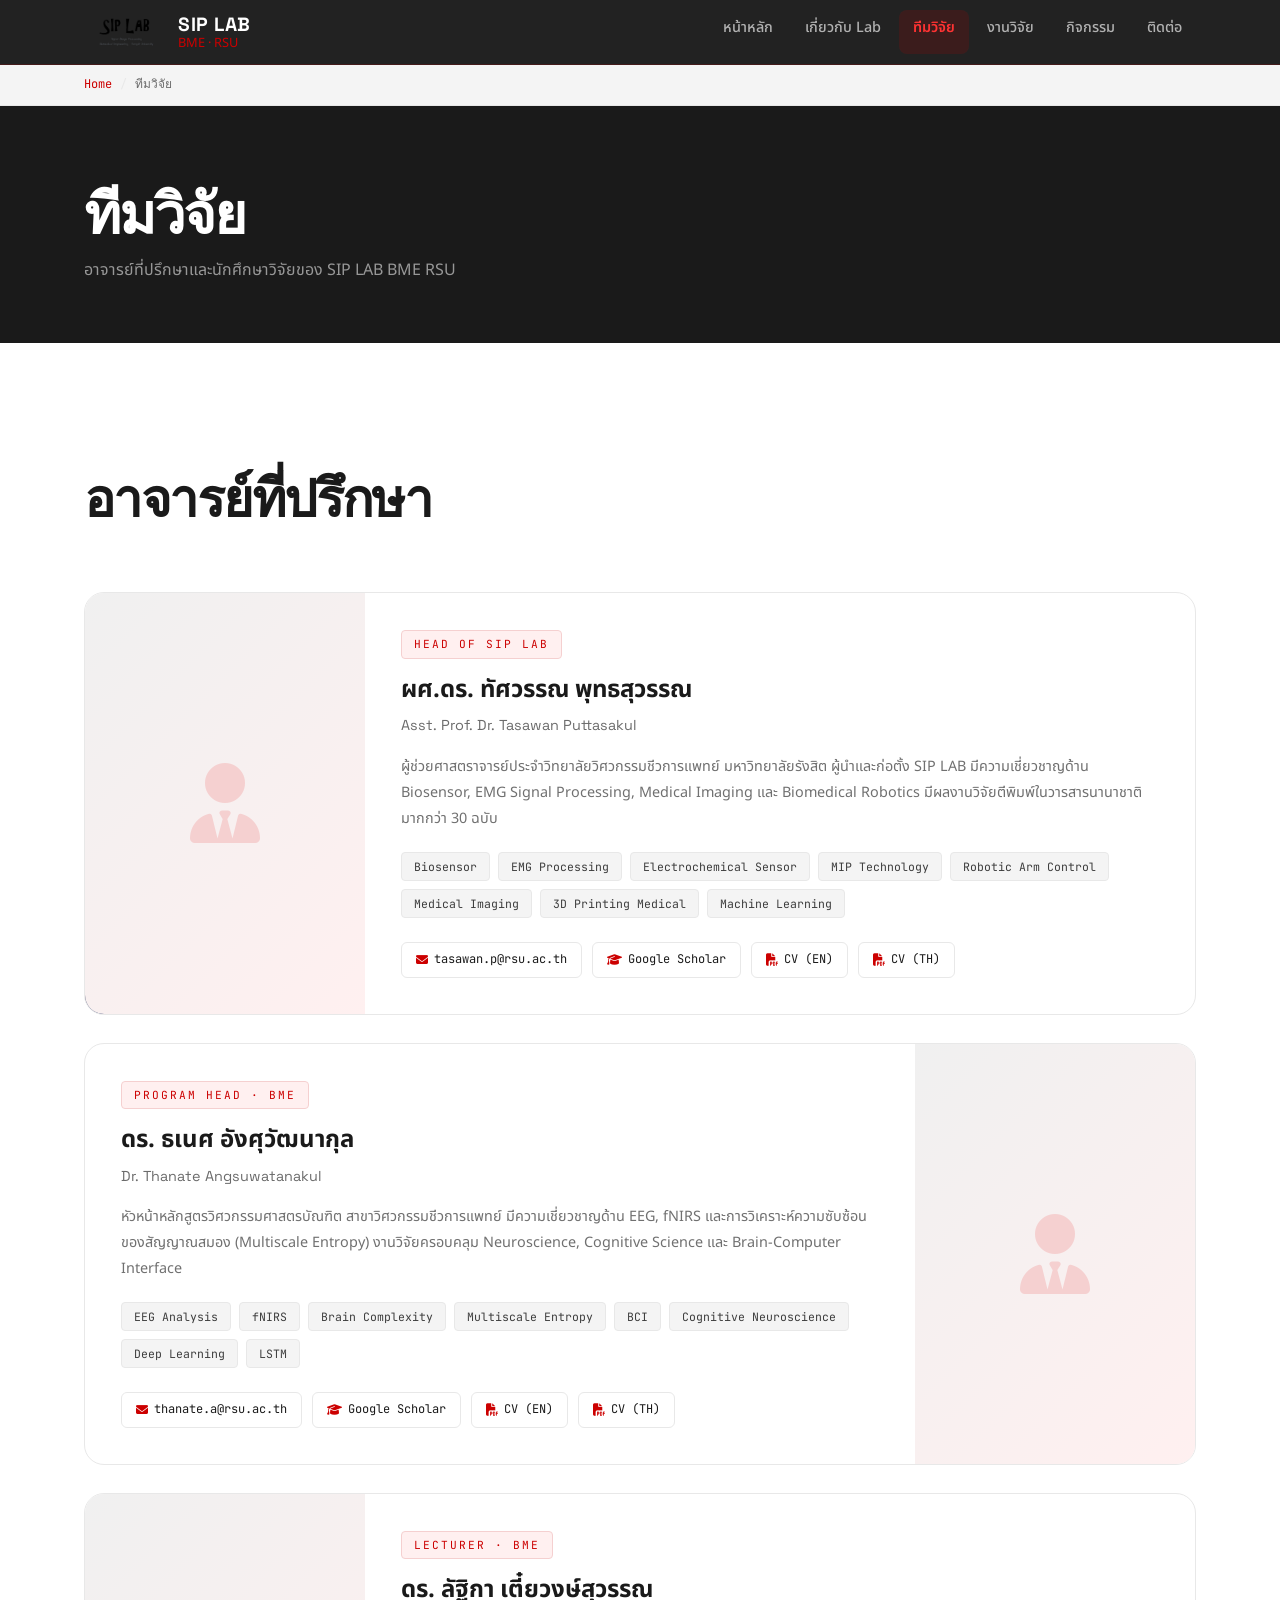
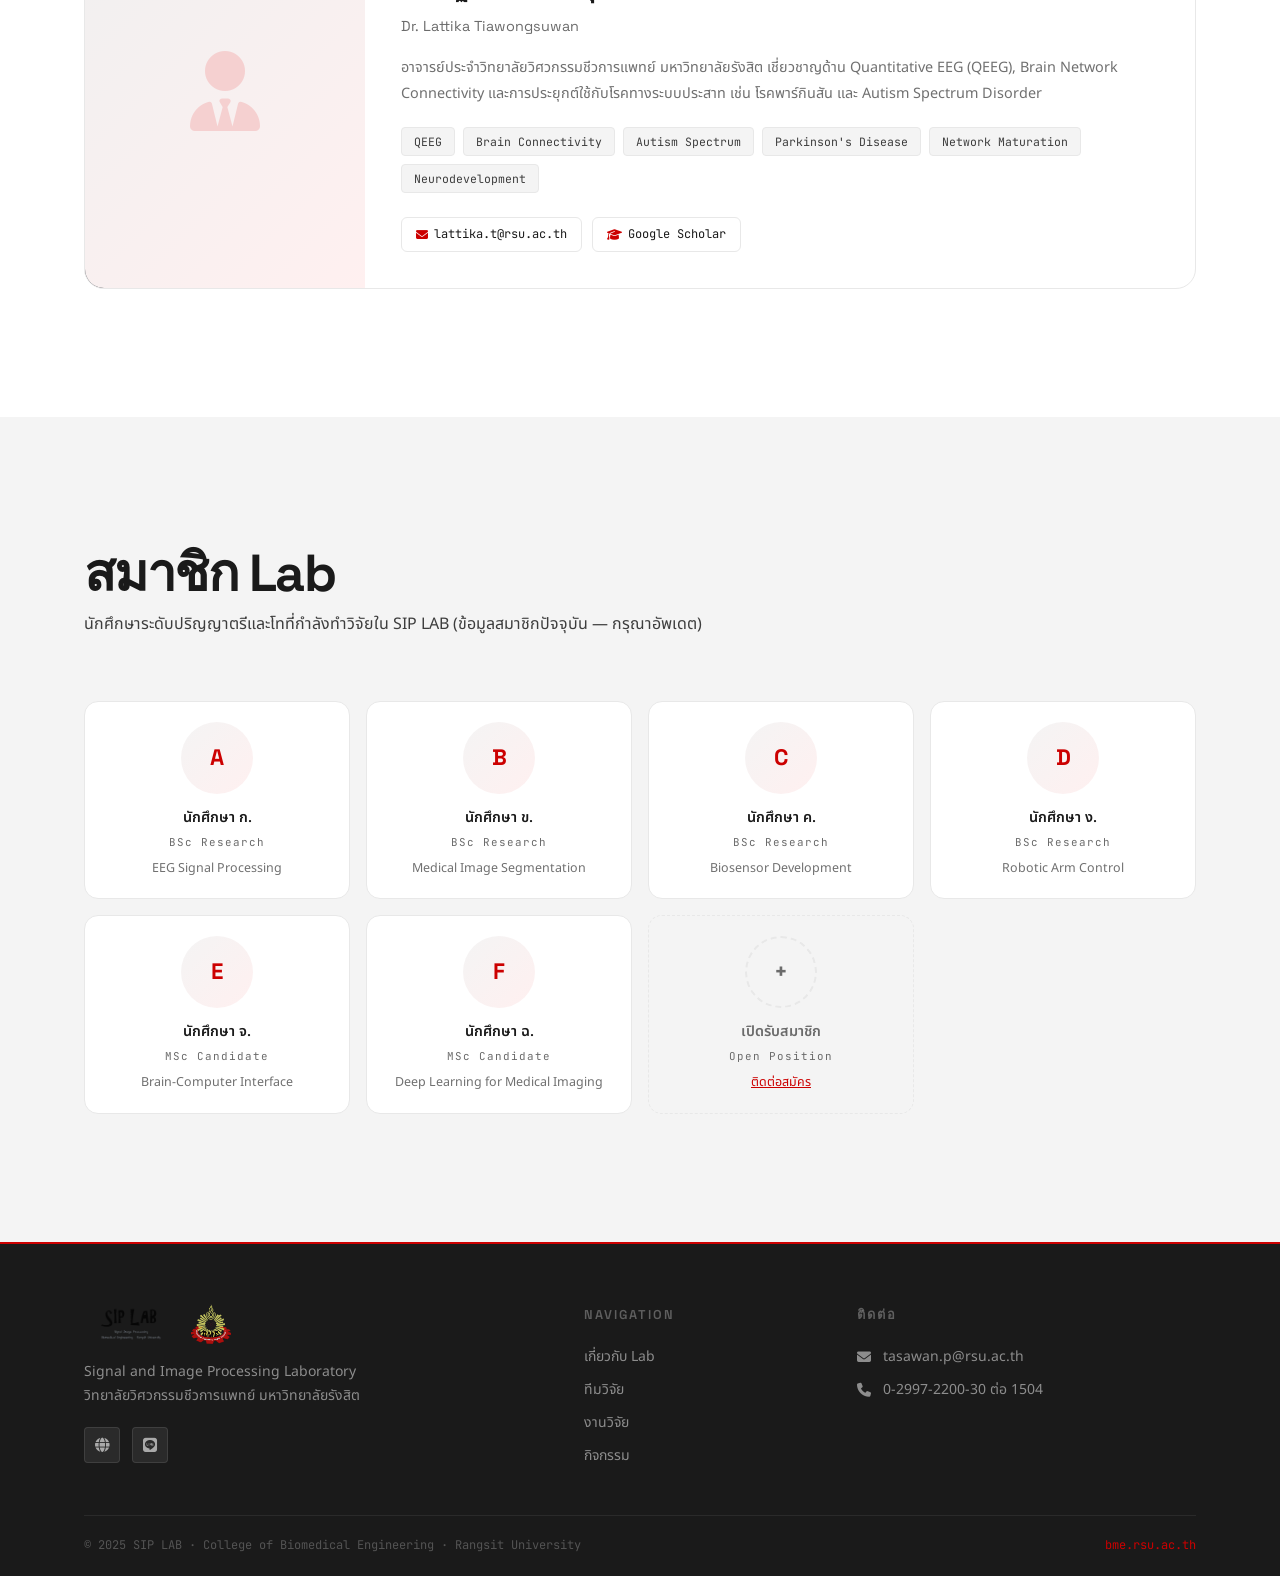
<file: team.html>
<!DOCTYPE html>
<html lang="th">
<head>
  <meta charset="utf-8">
  <title>ทีมวิจัย SIP LAB — อาจารย์และนักวิจัย | BME RSU</title>
  <meta name="viewport" content="width=device-width, initial-scale=1.0">
  <meta name="description" content="รู้จักอาจารย์ที่ปรึกษาและสมาชิก SIP LAB วิทยาลัยวิศวกรรมชีวการแพทย์ มหาวิทยาลัยรังสิต">
  <link rel="canonical" href="https://patapee-siri.github.io/siplab-bme-rsu/team.html">
  <meta name="theme-color" content="#1a1a1a">
  <meta property="og:type" content="website">
  <meta property="og:site_name" content="SIP LAB BME RSU">
  <meta property="og:locale" content="th_TH">
  <meta property="og:title" content="ทีมวิจัย SIP LAB — อาจารย์และนักวิจัย | BME RSU">
  <meta property="og:description" content="รู้จักอาจารย์ที่ปรึกษาและสมาชิก SIP LAB วิทยาลัยวิศวกรรมชีวการแพทย์ มหาวิทยาลัยรังสิต">
  <meta property="og:url" content="https://patapee-siri.github.io/siplab-bme-rsu/team.html">
  <meta property="og:image" content="https://patapee-siri.github.io/siplab-bme-rsu/img/og-image.png">
  <meta name="twitter:card" content="summary_large_image">
  <link rel="icon" href="favicon.svg" type="image/svg+xml">
  <link rel="apple-touch-icon" href="img/siplab_logo.png">
  <link rel="preconnect" href="https://fonts.googleapis.com">
  <link rel="preconnect" href="https://fonts.gstatic.com" crossorigin>
  <link href="https://fonts.googleapis.com/css2?family=Space+Grotesk:wght@300;400;500;600;700&family=Noto+Sans+Thai:wght@300;400;500;600;700&family=JetBrains+Mono:wght@400;500&display=swap" rel="stylesheet">
  <link rel="stylesheet" href="https://cdnjs.cloudflare.com/ajax/libs/font-awesome/6.5.0/css/all.min.css">
  <link rel="stylesheet" href="css/style.css">
  <link rel="stylesheet" href="css/taste.css">
  <script>document.documentElement.classList.add("js")</script>
  <style>
    .advisor-full-card {
      background: var(--white);
      border: 1px solid var(--gray-2);
      border-radius: 20px;
      overflow: hidden;
      transition: var(--transition);
      display: grid;
      grid-template-columns: 280px 1fr;
    }
    .advisor-full-card:hover { box-shadow: var(--shadow-lg); border-color: var(--red); }
    .advisor-full-card.reverse { direction: rtl; }
    .advisor-full-card.reverse > * { direction: ltr; }
    .advisor-photo {
      height: 100%;
      min-height: 320px;
      background: var(--gray-1);
      position: relative;
      overflow: hidden;
    }
    .advisor-photo img {
      width: 100%; height: 100%;
      object-fit: cover; object-position: top center;
    }
    .advisor-photo-placeholder {
      position: absolute; inset: 0;
      display: flex; align-items: center; justify-content: center;
      background: linear-gradient(135deg, #f0f0f0, var(--red-pale));
    }
    .advisor-photo-placeholder i { font-size: 5rem; color: var(--red-mid); }
    .advisor-detail { padding: 36px; }
    .advisor-detail .role-badge {
      font-family: var(--font-mono);
      font-size: .7rem;
      letter-spacing: 2px;
      text-transform: uppercase;
      color: var(--red);
      background: var(--red-pale);
      border: 1px solid var(--red-mid);
      padding: 4px 12px;
      border-radius: 4px;
      display: inline-block;
      margin-bottom: 12px;
    }
    .advisor-detail h2 { font-size: 1.5rem; font-weight: 700; margin-bottom: 4px; }
    .advisor-detail .en-name { font-family: var(--font-en); font-size: .9rem; color: var(--gray-5); margin-bottom: 16px; }
    .advisor-detail .bio { font-size: .9rem; color: var(--gray-7); line-height: 1.8; margin-bottom: 20px; }
    .expertise-list { display: flex; flex-wrap: wrap; gap: 8px; margin-bottom: 24px; }
    .expertise-list span {
      font-family: var(--font-mono); font-size: .72rem;
      background: var(--gray-1); color: var(--dark-soft);
      border: 1px solid var(--gray-2); padding: 4px 12px; border-radius: 4px;
    }
    .advisor-contact { display: flex; flex-wrap: wrap; gap: 10px; }
    .advisor-contact a {
      display: inline-flex; align-items: center; gap: 6px;
      font-family: var(--font-mono); font-size: .75rem;
      color: var(--dark); border: 1px solid var(--gray-2);
      padding: 7px 14px; border-radius: 6px; text-decoration: none;
      transition: var(--transition);
    }
    .advisor-contact a:hover { background: var(--red); color: var(--white); border-color: var(--red); }
    .advisor-contact a i { color: var(--red); transition: var(--transition); }
    .advisor-contact a:hover i { color: var(--white); }
    .member-grid {
      display: grid;
      grid-template-columns: repeat(4, 1fr);
      gap: 16px;
    }
    .member-card {
      background: var(--white);
      border: 1px solid var(--gray-2);
      border-radius: 14px;
      padding: 20px 16px;
      text-align: center;
      transition: var(--transition);
    }
    .member-card:hover { border-color: var(--red); transform: translateY(-3px); }
    .member-avatar {
      width: 72px; height: 72px;
      border-radius: 50%;
      background: linear-gradient(135deg, var(--gray-1), var(--red-pale));
      margin: 0 auto 12px;
      display: flex; align-items: center; justify-content: center;
      font-family: var(--font-en); font-size: 1.4rem; font-weight: 700;
      color: var(--red);
    }
    .member-card h4 { font-size: .9rem; font-weight: 600; margin-bottom: 4px; }
    .member-card .m-role { font-family: var(--font-mono); font-size: .68rem; color: var(--gray-5); letter-spacing: 1px; }
    .member-card .m-topic { font-size: .78rem; color: var(--gray-7); margin-top: 8px; line-height: 1.5; }
    @media(max-width:768px){
      .advisor-full-card { grid-template-columns: 1fr; }
      .advisor-photo { min-height: 240px; }
      .advisor-full-card.reverse { direction: ltr; }
      .member-grid { grid-template-columns: repeat(2,1fr); }
    }
  </style>
</head>
<body>
<a href="#main" class="skip-link">ข้ามไปยังเนื้อหาหลัก</a>

<nav class="siplab-nav" aria-label="เมนูหลัก" id="mainNav">
  <div class="nav-inner">
    <a href="index.html" class="nav-brand">
      <img src="img/siplab_logo.png" alt="SIPLAB" onerror="this.style.display='none'" decoding="async">
      <div class="brand-text">
        <span class="brand-main">SIP LAB</span>
        <span class="brand-sub">BME · RSU</span>
      </div>
    </a>
    <button class="hamburger" id="hamburger" aria-label="เปิดเมนู" aria-expanded="false" aria-controls="navLinks"><span></span><span></span><span></span></button>
    <div class="nav-links" id="navLinks">
      <a href="index.html">หน้าหลัก</a>
      <a href="about.html">เกี่ยวกับ Lab</a>
      <a href="team.html" class="active">ทีมวิจัย</a>
      <a href="research.html">งานวิจัย</a>
      <a href="activities.html">กิจกรรม</a>
      <a href="contact.html">ติดต่อ</a>
    </div>
  </div>
</nav>

<div class="breadcrumb-bar">
  <div class="container">
    <a href="index.html">Home</a>
    <span class="sep">/</span>
    <span>ทีมวิจัย</span>
  </div>
</div>

<main id="main">
<section class="page-header">
  <div class="page-header-bg"></div>
  <div class="container page-header-content">
    <span class="page-header-tag">Research Team</span>
    <h1>ทีมวิจัย</h1>
    <p>อาจารย์ที่ปรึกษาและนักศึกษาวิจัยของ SIP LAB BME RSU</p>
  </div>
</section>

<!-- ADVISORS -->
<section class="section" style="background:var(--white)">
  <div class="container">
    <div class="section-header fade-up">
      <div class="section-tag"><span class="mono">PI</span> Principal Investigators</div>
      <h2 class="section-title">อาจารย์ที่ปรึกษา</h2>
    </div>

    <div style="display:flex;flex-direction:column;gap:28px">

      <!-- Tasawan -->
      <div class="advisor-full-card fade-up">
        <div class="advisor-photo">
          <img src="img/tasawan_profile.png" alt="ผศ.ดร.ทัศวรรณ พุทธสุวรรณ">
          <div class="advisor-photo-placeholder"><i class="fas fa-user-tie"></i></div>
        </div>
        <div class="advisor-detail">
          <span class="role-badge">Head of SIP LAB</span>
          <h2>ผศ.ดร. ทัศวรรณ พุทธสุวรรณ</h2>
          <div class="en-name">Asst. Prof. Dr. Tasawan Puttasakul</div>
          <p class="bio">
            ผู้ช่วยศาสตราจารย์ประจำวิทยาลัยวิศวกรรมชีวการแพทย์ มหาวิทยาลัยรังสิต ผู้นำและก่อตั้ง SIP LAB มีความเชี่ยวชาญด้าน Biosensor, EMG Signal Processing, Medical Imaging และ Biomedical Robotics มีผลงานวิจัยตีพิมพ์ในวารสารนานาชาติมากกว่า 30 ฉบับ
          </p>
          <div class="expertise-list">
            <span>Biosensor</span><span>EMG Processing</span><span>Electrochemical Sensor</span>
            <span>MIP Technology</span><span>Robotic Arm Control</span><span>Medical Imaging</span>
            <span>3D Printing Medical</span><span>Machine Learning</span>
          </div>
          <div class="advisor-contact">
            <a href="mailto:tasawan.p@rsu.ac.th"><i class="fas fa-envelope"></i> tasawan.p@rsu.ac.th</a>
            <a href="https://scholar.google.co.th/citations?hl=th&user=QNsdYwMAAAAJ" target="_blank" rel="noopener noreferrer"><i class="fas fa-graduation-cap"></i> Google Scholar</a>
            <a href="https://bme.rsu.ac.th/demo/CV/cv_e/Tasawan%20Puttasakul_eng.pdf" target="_blank" rel="noopener noreferrer"><i class="fas fa-file-pdf"></i> CV (EN)</a>
            <a href="https://bme.rsu.ac.th/demo/CV/cv_t/Tasawan%20Puttasakul_thai.pdf" target="_blank" rel="noopener noreferrer"><i class="fas fa-file-pdf"></i> CV (TH)</a>
          </div>
        </div>
      </div>

      <!-- Thanate -->
      <div class="advisor-full-card reverse fade-up">
        <div class="advisor-photo">
          <img src="img/thanate_profile.png" alt="ดร.ธเนศ อังศุวัฒนากุล">
          <div class="advisor-photo-placeholder"><i class="fas fa-user-tie"></i></div>
        </div>
        <div class="advisor-detail">
          <span class="role-badge">Program Head · BME</span>
          <h2>ดร. ธเนศ อังศุวัฒนากุล</h2>
          <div class="en-name">Dr. Thanate Angsuwatanakul</div>
          <p class="bio">
            หัวหน้าหลักสูตรวิศวกรรมศาสตรบัณฑิต สาขาวิศวกรรมชีวการแพทย์ มีความเชี่ยวชาญด้าน EEG, fNIRS และการวิเคราะห์ความซับซ้อนของสัญญาณสมอง (Multiscale Entropy) งานวิจัยครอบคลุม Neuroscience, Cognitive Science และ Brain-Computer Interface
          </p>
          <div class="expertise-list">
            <span>EEG Analysis</span><span>fNIRS</span><span>Brain Complexity</span>
            <span>Multiscale Entropy</span><span>BCI</span><span>Cognitive Neuroscience</span>
            <span>Deep Learning</span><span>LSTM</span>
          </div>
          <div class="advisor-contact">
            <a href="mailto:thanate.a@rsu.ac.th"><i class="fas fa-envelope"></i> thanate.a@rsu.ac.th</a>
            <a href="https://scholar.google.co.th/citations?hl=th&user=LSeVFAIAAAAJ" target="_blank" rel="noopener noreferrer"><i class="fas fa-graduation-cap"></i> Google Scholar</a>
            <a href="http://bme.rsu.ac.th/demo/CV/cv_e/CV%20Thanate_2023_Sep_EN.pdf" target="_blank" rel="noopener noreferrer"><i class="fas fa-file-pdf"></i> CV (EN)</a>
            <a href="https://bme.rsu.ac.th/demo/CV/cv_t/CV%20Thanate_2023_Sep_TH.pdf" target="_blank" rel="noopener noreferrer"><i class="fas fa-file-pdf"></i> CV (TH)</a>
          </div>
        </div>
      </div>

      <!-- Lattika -->
      <div class="advisor-full-card fade-up">
        <div class="advisor-photo">
          <img src="img/lattika_profile.png" alt="ดร.ลัฐิกา เตี๋ยวงษ์สุวรรณ">
          <div class="advisor-photo-placeholder"><i class="fas fa-user-tie"></i></div>
        </div>
        <div class="advisor-detail">
          <span class="role-badge">Lecturer · BME</span>
          <h2>ดร. ลัฐิกา เตี๋ยวงษ์สุวรรณ</h2>
          <div class="en-name">Dr. Lattika Tiawongsuwan</div>
          <p class="bio">
            อาจารย์ประจำวิทยาลัยวิศวกรรมชีวการแพทย์ มหาวิทยาลัยรังสิต เชี่ยวชาญด้าน Quantitative EEG (QEEG), Brain Network Connectivity และการประยุกต์ใช้กับโรคทางระบบประสาท เช่น โรคพาร์กินสัน และ Autism Spectrum Disorder
          </p>
          <div class="expertise-list">
            <span>QEEG</span><span>Brain Connectivity</span><span>Autism Spectrum</span>
            <span>Parkinson's Disease</span><span>Network Maturation</span><span>Neurodevelopment</span>
          </div>
          <div class="advisor-contact">
            <a href="mailto:lattika.t@rsu.ac.th"><i class="fas fa-envelope"></i> lattika.t@rsu.ac.th</a>
            <a href="https://scholar.google.co.th/citations?hl=en&user=PE62I0QAAAAJ" target="_blank" rel="noopener noreferrer"><i class="fas fa-graduation-cap"></i> Google Scholar</a>
          </div>
        </div>
      </div>

    </div>
  </div>
</section>

<!-- MEMBERS -->
<section class="section" style="background:var(--gray-1)">
  <div class="container">
    <div class="section-header fade-up">
      <div class="section-tag"><span class="mono">Members</span> นักศึกษาวิจัย</div>
      <h2 class="section-title">สมาชิก Lab</h2>
      <p class="section-sub">นักศึกษาระดับปริญญาตรีและโทที่กำลังทำวิจัยใน SIP LAB (ข้อมูลสมาชิกปัจจุบัน — กรุณาอัพเดต)</p>
    </div>
    <div class="member-grid">
      <div class="member-card fade-up">
        <div class="member-avatar">A</div>
        <h4>นักศึกษา ก.</h4>
        <div class="m-role">BSc Research</div>
        <div class="m-topic">EEG Signal Processing</div>
      </div>
      <div class="member-card fade-up">
        <div class="member-avatar">B</div>
        <h4>นักศึกษา ข.</h4>
        <div class="m-role">BSc Research</div>
        <div class="m-topic">Medical Image Segmentation</div>
      </div>
      <div class="member-card fade-up">
        <div class="member-avatar">C</div>
        <h4>นักศึกษา ค.</h4>
        <div class="m-role">BSc Research</div>
        <div class="m-topic">Biosensor Development</div>
      </div>
      <div class="member-card fade-up">
        <div class="member-avatar">D</div>
        <h4>นักศึกษา ง.</h4>
        <div class="m-role">BSc Research</div>
        <div class="m-topic">Robotic Arm Control</div>
      </div>
      <div class="member-card fade-up">
        <div class="member-avatar">E</div>
        <h4>นักศึกษา จ.</h4>
        <div class="m-role">MSc Candidate</div>
        <div class="m-topic">Brain-Computer Interface</div>
      </div>
      <div class="member-card fade-up">
        <div class="member-avatar">F</div>
        <h4>นักศึกษา ฉ.</h4>
        <div class="m-role">MSc Candidate</div>
        <div class="m-topic">Deep Learning for Medical Imaging</div>
      </div>
      <div class="member-card fade-up" style="border-style:dashed;background:transparent">
        <div class="member-avatar" style="background:transparent;border:2px dashed var(--gray-2);color:var(--gray-5)">+</div>
        <h4 style="color:var(--gray-5)">เปิดรับสมาชิก</h4>
        <div class="m-role">Open Position</div>
        <div class="m-topic" style="color:var(--red)"><a href="contact.html" style="color:var(--red)">ติดต่อสมัคร</a></div>
      </div>
    </div>
  </div>
</section>

</main>
<footer class="siplab-footer">
  <div class="container">
    <div class="footer-grid">
      <div class="footer-brand-col">
        <div class="footer-logo-row">
          <img src="img/siplab_logo.png" alt="SIPLAB" onerror="this.style.display='none'" decoding="async">
          <img src="img/bme_logo.png" alt="BME RSU" onerror="this.style.display='none'" decoding="async">
        </div>
        <p class="footer-desc">Signal and Image Processing Laboratory<br>วิทยาลัยวิศวกรรมชีวการแพทย์ มหาวิทยาลัยรังสิต</p>
        <div class="footer-social">
          <a href="#"><i class="fas fa-globe"></i></a>
          <a href="#"><i class="fab fa-line"></i></a>
        </div>
      </div>
      <div>
        <h5>Navigation</h5>
        <ul>
          <li><a href="about.html">เกี่ยวกับ Lab</a></li>
          <li><a href="team.html">ทีมวิจัย</a></li>
          <li><a href="research.html">งานวิจัย</a></li>
          <li><a href="activities.html">กิจกรรม</a></li>
        </ul>
      </div>
      <div>
        <h5>ติดต่อ</h5>
        <ul>
          <li><i class="fas fa-envelope me-2"></i>tasawan.p@rsu.ac.th</li>
          <li><i class="fas fa-phone me-2"></i>0-2997-2200-30 ต่อ 1504</li>
        </ul>
      </div>
    </div>
    <div class="footer-bottom">
      <p>© 2025 SIP LAB · College of Biomedical Engineering · Rangsit University</p>
      <a href="https://bme.rsu.ac.th" target="_blank" rel="noopener noreferrer">bme.rsu.ac.th</a>
    </div>
  </div>
</footer>

<button class="back-to-top" id="backToTop" aria-label="กลับขึ้นด้านบน"><i class="fas fa-arrow-up"></i></button>
<script src="js/main.js"></script>
</body>
</html>
</file>
<file: css/style.css>
/* ═══════════════════════════════════════
   SIPLAB BME RSU — Main Stylesheet
   Theme: Research Red #cc0000 + White + Dark
   ═══════════════════════════════════════ */

:root {
  --red:        #cc0000;
  --red-dark:   #a30000;
  --red-light:  #ff3333;
  --red-pale:   #fff0f0;
  --red-mid:    #f5d0d0;
  --dark:       #1a1a1a;
  --dark-mid:   #2d2d2d;
  --dark-soft:  #3d3d3d;
  --gray-7:     #707070;
  --gray-5:     #999999;
  --gray-2:     #e8e8e8;
  --gray-1:     #f4f4f4;
  --white:      #ffffff;
  --cream:      #fafafa;
  --font-en:    'Space Grotesk', sans-serif;
  --font-th:    'Noto Sans Thai', sans-serif;
  --font-mono:  'JetBrains Mono', monospace;
  --shadow-sm:  0 2px 8px rgba(0,0,0,.06);
  --shadow-md:  0 6px 24px rgba(0,0,0,.1);
  --shadow-lg:  0 16px 48px rgba(0,0,0,.12);
  --radius:     12px;
  --radius-lg:  20px;
  --transition: .3s cubic-bezier(.4,0,.2,1);
}

*, *::before, *::after { box-sizing: border-box; margin: 0; padding: 0; }

html { scroll-behavior: smooth; }

body {
  font-family: var(--font-th);
  background: var(--cream);
  color: var(--dark);
  overflow-x: hidden;
  line-height: 1.7;
}

.container {
  max-width: 1160px;
  margin: 0 auto;
  padding: 0 24px;
}

.mono { font-family: var(--font-mono); font-size: .8em; }
.me-2 { margin-right: .5rem; }
.ms-2 { margin-left: .5rem; }
.mt-4 { margin-top: 2rem; }
.text-center { text-align: center; }

/* ─── SCROLLBAR ─── */
::-webkit-scrollbar { width: 5px; }
::-webkit-scrollbar-track { background: var(--gray-1); }
::-webkit-scrollbar-thumb { background: var(--red); border-radius: 4px; }

/* ─── NAVBAR ─── */
.siplab-nav {
  position: sticky;
  top: 0;
  z-index: 1000;
  background: rgba(26,26,26,.96);
  backdrop-filter: blur(16px);
  border-bottom: 1px solid rgba(204,0,0,.2);
}

.nav-inner {
  max-width: 1160px;
  margin: 0 auto;
  padding: 0 24px;
  height: 64px;
  display: flex;
  align-items: center;
  justify-content: space-between;
  gap: 24px;
}

.nav-brand {
  display: flex;
  align-items: center;
  gap: 12px;
  text-decoration: none;
  flex-shrink: 0;
}

.nav-brand img {
  height: 36px;
  width: auto;
  object-fit: contain;
}

.brand-text {
  display: flex;
  flex-direction: column;
  line-height: 1.1;
}

.brand-main {
  font-family: var(--font-en);
  font-size: 1.2rem;
  font-weight: 700;
  color: var(--white);
  letter-spacing: .5px;
}

.brand-sub {
  font-family: var(--font-mono);
  font-size: .65rem;
  color: var(--red);
  letter-spacing: 2px;
}

.nav-links {
  display: flex;
  align-items: center;
  gap: 4px;
}

.nav-links a {
  font-family: var(--font-th);
  font-size: .9rem;
  font-weight: 500;
  color: rgba(255,255,255,.65);
  text-decoration: none;
  padding: 6px 14px;
  border-radius: 8px;
  transition: var(--transition);
  white-space: nowrap;
}

.nav-links a:hover, .nav-links a.active {
  background: rgba(204,0,0,.15);
  color: #ff6666;
}

.nav-links a.active {
  color: var(--red-light);
  font-weight: 600;
}

.hamburger {
  display: none;
  flex-direction: column;
  gap: 5px;
  background: none;
  border: none;
  cursor: pointer;
  padding: 4px;
}

.hamburger span {
  display: block;
  width: 24px;
  height: 2px;
  background: var(--white);
  border-radius: 2px;
  transition: var(--transition);
}

/* ─── HERO ─── */
.hero {
  min-height: 90vh;
  background: var(--dark);
  position: relative;
  overflow: hidden;
  display: flex;
  align-items: center;
  padding: 80px 0 60px;
}

.hero-bg-grid {
  position: absolute;
  inset: 0;
  background-image:
    linear-gradient(rgba(204,0,0,.05) 1px, transparent 1px),
    linear-gradient(90deg, rgba(204,0,0,.05) 1px, transparent 1px);
  background-size: 48px 48px;
  pointer-events: none;
}

.hero-accent-line {
  position: absolute;
  left: 0; top: 0; bottom: 0;
  width: 4px;
  background: linear-gradient(180deg, transparent, var(--red) 30%, var(--red) 70%, transparent);
}

.hero .container {
  display: grid;
  grid-template-columns: 1fr 1fr;
  align-items: center;
  gap: 60px;
  position: relative;
  z-index: 1;
}

.hero-badge {
  display: inline-flex;
  align-items: center;
  gap: 8px;
  background: rgba(204,0,0,.12);
  border: 1px solid rgba(204,0,0,.3);
  color: #ff8080;
  font-family: var(--font-mono);
  font-size: .75rem;
  letter-spacing: 1.5px;
  text-transform: uppercase;
  padding: 6px 14px;
  border-radius: 4px;
  margin-bottom: 28px;
}

.badge-dot {
  width: 7px;
  height: 7px;
  background: var(--red);
  border-radius: 50%;
  animation: blink 2s ease-in-out infinite;
}

@keyframes blink {
  0%,100% { opacity: 1; transform: scale(1); }
  50% { opacity: .4; transform: scale(.7); }
}

.hero-title {
  display: flex;
  flex-direction: column;
  line-height: .9;
  margin-bottom: 24px;
}

.title-line-1 {
  font-family: var(--font-en);
  font-size: clamp(4rem, 9vw, 7rem);
  font-weight: 700;
  color: var(--white);
  letter-spacing: -2px;
}

.title-line-2 {
  font-family: var(--font-en);
  font-size: clamp(4rem, 9vw, 7rem);
  font-weight: 700;
  color: var(--red);
  letter-spacing: -2px;
  margin-top: -8px;
}

.title-line-3 {
  font-family: var(--font-mono);
  font-size: clamp(.8rem, 2vw, 1.1rem);
  color: var(--gray-5);
  letter-spacing: 6px;
  margin-top: 8px;
}

.hero-desc {
  font-family: var(--font-th);
  color: rgba(255,255,255,.6);
  font-size: 1rem;
  line-height: 1.8;
  margin-bottom: 36px;
}

.hero-cta-row {
  display: flex;
  gap: 16px;
  align-items: center;
  flex-wrap: wrap;
}

/* ─── BUTTONS ─── */
.btn-primary {
  display: inline-flex;
  align-items: center;
  background: var(--red);
  color: var(--white);
  font-family: var(--font-th);
  font-weight: 600;
  font-size: .95rem;
  padding: 12px 28px;
  border-radius: 8px;
  text-decoration: none;
  transition: var(--transition);
  border: 2px solid var(--red);
}

.btn-primary:hover {
  background: var(--red-dark);
  border-color: var(--red-dark);
  transform: translateY(-2px);
  box-shadow: 0 8px 24px rgba(204,0,0,.3);
}

.btn-ghost {
  display: inline-flex;
  align-items: center;
  background: transparent;
  color: rgba(255,255,255,.7);
  font-family: var(--font-th);
  font-weight: 500;
  font-size: .95rem;
  padding: 12px 28px;
  border-radius: 8px;
  text-decoration: none;
  transition: var(--transition);
  border: 2px solid rgba(255,255,255,.2);
}

.btn-ghost:hover {
  background: rgba(255,255,255,.07);
  color: var(--white);
  border-color: rgba(255,255,255,.4);
}

.btn-outline {
  display: inline-flex;
  align-items: center;
  background: transparent;
  color: var(--red);
  font-family: var(--font-th);
  font-weight: 600;
  font-size: .95rem;
  padding: 11px 28px;
  border-radius: 8px;
  text-decoration: none;
  transition: var(--transition);
  border: 2px solid var(--red);
}

.btn-outline:hover {
  background: var(--red);
  color: var(--white);
  transform: translateY(-2px);
}

.btn-ghost-white {
  display: inline-flex;
  align-items: center;
  background: transparent;
  color: var(--white);
  font-family: var(--font-th);
  font-weight: 500;
  font-size: .95rem;
  padding: 11px 28px;
  border-radius: 8px;
  text-decoration: none;
  transition: var(--transition);
  border: 2px solid rgba(255,255,255,.4);
}

.btn-ghost-white:hover {
  background: rgba(255,255,255,.1);
  border-color: var(--white);
}

/* ─── HERO VISUAL ─── */
.hero-visual {
  position: relative;
  display: flex;
  flex-direction: column;
  align-items: center;
  gap: 24px;
}

.signal-wave svg {
  width: 100%;
  height: auto;
  overflow: visible;
}

.wave-line {
  fill: none;
  stroke-width: 2;
  stroke-linecap: round;
  stroke-linejoin: round;
}

.wave-1 {
  stroke: var(--red);
  stroke-dasharray: 1000;
  stroke-dashoffset: 1000;
  animation: drawLine 3s ease forwards 0.5s;
}

.wave-2 {
  stroke: rgba(204,0,0,.35);
  stroke-dasharray: 1000;
  stroke-dashoffset: 1000;
  animation: drawLine 3s ease forwards 1s;
}

@keyframes drawLine {
  to { stroke-dashoffset: 0; }
}

.hero-stats-float {
  display: flex;
  gap: 16px;
}

.stat-chip {
  background: rgba(204,0,0,.1);
  border: 1px solid rgba(204,0,0,.25);
  border-radius: var(--radius);
  padding: 16px 20px;
  text-align: center;
  min-width: 90px;
}

.stat-chip .stat-num {
  display: block;
  font-family: var(--font-en);
  font-size: 1.8rem;
  font-weight: 700;
  color: var(--white);
  line-height: 1;
}

.stat-chip .stat-lbl {
  font-family: var(--font-mono);
  font-size: .65rem;
  color: var(--gray-5);
  letter-spacing: 1px;
  margin-top: 4px;
  display: block;
}

.hero-logo-area {
  margin-top: 8px;
}

.hero-siplab-logo {
  height: 60px;
  width: auto;
  object-fit: contain;
  opacity: .5;
  filter: brightness(2);
}

/* ─── ABOUT STRIP ─── */
.about-strip {
  background: var(--red);
  padding: 16px 0;
}

.strip-inner {
  display: flex;
  align-items: center;
  gap: 20px;
  flex-wrap: wrap;
}

.strip-bme-logo {
  height: 40px;
  width: auto;
  object-fit: contain;
  filter: brightness(0) invert(1);
  opacity: .85;
}

.strip-inner p {
  color: rgba(255,255,255,.9);
  font-size: .9rem;
  flex: 1;
  min-width: 240px;
}

.strip-inner strong { color: var(--white); }

.strip-link {
  color: var(--white);
  font-family: var(--font-mono);
  font-size: .82rem;
  text-decoration: none;
  background: rgba(255,255,255,.15);
  padding: 6px 14px;
  border-radius: 4px;
  white-space: nowrap;
  transition: var(--transition);
}

.strip-link:hover { background: rgba(255,255,255,.25); }

/* ─── SECTIONS ─── */
.section {
  padding: 80px 0;
}

.section-header {
  margin-bottom: 48px;
  text-align: center;
}

.section-tag {
  display: inline-flex;
  align-items: center;
  gap: 8px;
  font-family: var(--font-mono);
  font-size: .75rem;
  color: var(--red);
  letter-spacing: 2px;
  text-transform: uppercase;
  margin-bottom: 12px;
  padding: 4px 12px;
  border: 1px solid rgba(204,0,0,.3);
  border-radius: 4px;
}

.section-title {
  font-family: var(--font-en);
  font-size: clamp(1.8rem, 4vw, 2.8rem);
  font-weight: 700;
  color: var(--dark);
  letter-spacing: -0.5px;
  line-height: 1.2;
}

.section-sub {
  color: var(--gray-7);
  font-size: 1rem;
  margin-top: 8px;
}

/* ─── FOCUS CARDS ─── */
.focus-section {
  background: var(--white);
}

.focus-grid {
  display: grid;
  grid-template-columns: repeat(4, 1fr);
  gap: 20px;
}

.focus-card {
  position: relative;
  background: var(--cream);
  border: 1px solid var(--gray-2);
  border-radius: var(--radius-lg);
  padding: 28px 24px;
  transition: var(--transition);
  overflow: hidden;
}

.focus-card::before {
  content: attr(data-num);
  position: absolute;
  top: -8px;
  right: 16px;
  font-family: var(--font-mono);
  font-size: 4rem;
  font-weight: 700;
  color: rgba(204,0,0,.04);
  line-height: 1;
  pointer-events: none;
}

.focus-card:hover {
  border-color: var(--red);
  transform: translateY(-4px);
  box-shadow: 0 12px 36px rgba(204,0,0,.1);
}

.focus-icon {
  width: 48px;
  height: 48px;
  background: var(--red-pale);
  border-radius: 12px;
  display: flex;
  align-items: center;
  justify-content: center;
  margin-bottom: 16px;
}

.focus-icon i {
  font-size: 1.3rem;
  color: var(--red);
}

.focus-card h3 {
  font-family: var(--font-en);
  font-size: 1rem;
  font-weight: 600;
  margin-bottom: 10px;
  color: var(--dark);
  line-height: 1.3;
}

.focus-card p {
  font-size: .875rem;
  color: var(--gray-7);
  line-height: 1.6;
  margin-bottom: 16px;
}

.focus-tags {
  display: flex;
  flex-wrap: wrap;
  gap: 6px;
}

.focus-tags span {
  font-family: var(--font-mono);
  font-size: .7rem;
  background: var(--red-pale);
  color: var(--red);
  padding: 3px 10px;
  border-radius: 4px;
  border: 1px solid var(--red-mid);
}

/* ─── STATS SECTION ─── */
.stats-section {
  background: var(--dark);
  padding: 64px 0;
  position: relative;
  overflow: hidden;
}

.stats-bg-pattern {
  position: absolute;
  inset: 0;
  background: repeating-linear-gradient(
    45deg,
    transparent,
    transparent 30px,
    rgba(204,0,0,.03) 30px,
    rgba(204,0,0,.03) 60px
  );
  pointer-events: none;
}

.stats-row {
  display: flex;
  align-items: center;
  justify-content: center;
  gap: 0;
  flex-wrap: wrap;
  position: relative;
  z-index: 1;
}

.stat-block {
  padding: 24px 60px;
  text-align: center;
}

.stat-number {
  font-family: var(--font-en);
  font-size: clamp(2.5rem, 5vw, 4rem);
  font-weight: 700;
  color: var(--white);
  line-height: 1;
  margin-bottom: 8px;
}

.stat-label {
  font-family: var(--font-th);
  font-size: .85rem;
  color: var(--gray-5);
  letter-spacing: .5px;
}

.stat-divider {
  width: 1px;
  height: 60px;
  background: rgba(255,255,255,.1);
}

/* ─── TEAM PREVIEW ─── */
.team-preview {
  background: var(--gray-1);
}

.advisor-row {
  display: grid;
  grid-template-columns: 1fr 1.15fr 1fr;
  gap: 24px;
}

.advisor-card {
  background: var(--white);
  border-radius: var(--radius-lg);
  overflow: hidden;
  border: 1px solid var(--gray-2);
  transition: var(--transition);
  display: flex;
  flex-direction: column;
}

.advisor-card:hover {
  transform: translateY(-4px);
  box-shadow: var(--shadow-lg);
  border-color: var(--red);
}

.advisor-card.featured {
  border-color: var(--red);
  box-shadow: 0 0 0 1px var(--red), var(--shadow-md);
  transform: translateY(-8px);
}

.advisor-img-wrap {
  position: relative;
  height: 220px;
  background: var(--gray-1);
  overflow: hidden;
}

.advisor-img-wrap img {
  width: 100%;
  height: 100%;
  object-fit: cover;
  object-position: top center;
  display: block;
}

.advisor-img-placeholder {
  position: absolute;
  inset: 0;
  display: flex;
  align-items: center;
  justify-content: center;
  background: linear-gradient(135deg, var(--gray-1), var(--red-pale));
  z-index: -1;
}

.advisor-img-placeholder i {
  font-size: 4rem;
  color: var(--red-mid);
}

.advisor-info {
  padding: 20px;
  flex: 1;
  display: flex;
  flex-direction: column;
}

.advisor-role {
  font-family: var(--font-mono);
  font-size: .7rem;
  letter-spacing: 1.5px;
  text-transform: uppercase;
  color: var(--red);
  margin-bottom: 6px;
}

.advisor-info h3 {
  font-family: var(--font-th);
  font-size: 1rem;
  font-weight: 600;
  color: var(--dark);
  line-height: 1.4;
  margin-bottom: 8px;
}

.advisor-info p {
  font-size: .82rem;
  color: var(--gray-7);
  margin-bottom: 16px;
  flex: 1;
}

.advisor-links {
  display: flex;
  gap: 10px;
  flex-wrap: wrap;
}

.advisor-links a {
  font-family: var(--font-mono);
  font-size: .72rem;
  color: var(--red);
  text-decoration: none;
  padding: 5px 12px;
  border: 1px solid rgba(204,0,0,.3);
  border-radius: 4px;
  transition: var(--transition);
  display: flex;
  align-items: center;
  gap: 6px;
}

.advisor-links a:hover {
  background: var(--red);
  color: var(--white);
  border-color: var(--red);
}

/* ─── PUBLICATIONS ─── */
.pub-section {
  background: var(--white);
}

.pub-list {
  display: flex;
  flex-direction: column;
  gap: 0;
  border: 1px solid var(--gray-2);
  border-radius: var(--radius-lg);
  overflow: hidden;
}

.pub-item {
  display: grid;
  grid-template-columns: 64px 1fr 80px;
  gap: 20px;
  align-items: start;
  padding: 24px;
  border-bottom: 1px solid var(--gray-2);
  transition: var(--transition);
}

.pub-item:last-child { border-bottom: none; }

.pub-item:hover {
  background: var(--red-pale);
}

.pub-year {
  font-family: var(--font-mono);
  font-size: .8rem;
  font-weight: 600;
  color: var(--red);
  padding-top: 4px;
  letter-spacing: 1px;
}

.pub-type {
  display: inline-block;
  font-family: var(--font-mono);
  font-size: .65rem;
  padding: 2px 8px;
  border-radius: 3px;
  margin-bottom: 6px;
  letter-spacing: 1px;
  text-transform: uppercase;
}

.pub-type.journal {
  background: #fff0f0;
  color: var(--red);
  border: 1px solid var(--red-mid);
}

.pub-type.conference {
  background: #f0f4ff;
  color: #3355cc;
  border: 1px solid #c0d0ff;
}

.pub-body h4 {
  font-family: var(--font-en);
  font-size: .95rem;
  font-weight: 600;
  color: var(--dark);
  line-height: 1.4;
  margin-bottom: 6px;
}

.pub-authors {
  font-size: .82rem;
  color: var(--gray-7);
  margin-bottom: 2px !important;
}

.pub-venue {
  font-family: var(--font-mono);
  font-size: .75rem;
  color: var(--gray-5);
  font-style: italic;
}

.pub-cite {
  text-align: right;
  padding-top: 4px;
  font-family: var(--font-mono);
  font-size: .9rem;
  font-weight: 600;
  color: var(--dark);
}

.pub-cite span {
  display: block;
  font-size: .65rem;
  color: var(--gray-5);
  font-weight: 400;
  letter-spacing: .5px;
}

/* ─── ACTIVITIES ─── */
.activities-prev-section {
  background: var(--gray-1);
}

.act-grid {
  display: grid;
  grid-template-columns: repeat(2, 1fr);
  grid-template-rows: auto auto;
  gap: 20px;
}

.act-card {
  background: var(--white);
  border: 1px solid var(--gray-2);
  border-radius: var(--radius-lg);
  padding: 28px;
  transition: var(--transition);
  position: relative;
}

.act-card:hover {
  border-color: var(--red);
  transform: translateY(-3px);
  box-shadow: var(--shadow-md);
}

.act-card.large {
  grid-row: span 2;
}

.act-icon {
  width: 44px;
  height: 44px;
  background: var(--red-pale);
  border-radius: 10px;
  display: flex;
  align-items: center;
  justify-content: center;
  margin-bottom: 14px;
}

.act-icon i {
  color: var(--red);
  font-size: 1.1rem;
}

.act-year {
  font-family: var(--font-mono);
  font-size: .7rem;
  color: var(--gray-5);
  letter-spacing: 1px;
  margin-bottom: 8px;
}

.act-card h3 {
  font-size: 1rem;
  font-weight: 600;
  color: var(--dark);
  margin-bottom: 10px;
  line-height: 1.4;
}

.act-card p {
  font-size: .875rem;
  color: var(--gray-7);
  line-height: 1.6;
  margin-bottom: 16px;
}

.act-tag {
  font-family: var(--font-mono);
  font-size: .7rem;
  background: var(--red-pale);
  color: var(--red);
  padding: 3px 10px;
  border-radius: 4px;
  border: 1px solid var(--red-mid);
  letter-spacing: 1px;
}

/* ─── CTA ─── */
.cta-section {
  background: var(--dark-mid);
  padding: 80px 0;
  position: relative;
  overflow: hidden;
}

.cta-pattern {
  position: absolute;
  inset: 0;
  background-image: radial-gradient(rgba(204,0,0,.08) 1px, transparent 1px);
  background-size: 24px 24px;
  pointer-events: none;
}

.cta-inner {
  position: relative;
  z-index: 1;
  text-align: center;
}

.cta-inner h2 {
  font-family: var(--font-en);
  font-size: clamp(1.8rem, 4vw, 2.8rem);
  font-weight: 700;
  color: var(--white);
  margin-bottom: 16px;
}

.cta-inner p {
  color: rgba(255,255,255,.6);
  font-size: 1rem;
  margin-bottom: 36px;
  max-width: 560px;
  margin-left: auto;
  margin-right: auto;
}

.cta-btns {
  display: flex;
  gap: 16px;
  justify-content: center;
  flex-wrap: wrap;
}

/* ─── FOOTER ─── */
.siplab-footer {
  background: var(--dark);
  padding: 60px 0 0;
  border-top: 2px solid var(--red);
}

.footer-grid {
  display: grid;
  grid-template-columns: 2fr 1fr 1.5fr;
  gap: 48px;
  padding-bottom: 48px;
}

.footer-logo-row {
  display: flex;
  gap: 16px;
  align-items: center;
  margin-bottom: 16px;
}

.footer-logo-row img {
  height: 40px;
  width: auto;
  object-fit: contain;
  opacity: .75;
  filter: brightness(2);
}

.footer-desc {
  font-size: .875rem;
  color: rgba(255,255,255,.5);
  line-height: 1.7;
  margin-bottom: 20px;
}

.footer-social {
  display: flex;
  gap: 12px;
}

.footer-social a {
  width: 36px;
  height: 36px;
  border-radius: 8px;
  background: rgba(255,255,255,.07);
  border: 1px solid rgba(255,255,255,.1);
  display: flex;
  align-items: center;
  justify-content: center;
  color: rgba(255,255,255,.6);
  text-decoration: none;
  transition: var(--transition);
  font-size: .9rem;
}

.footer-social a:hover {
  background: var(--red);
  border-color: var(--red);
  color: var(--white);
}

.siplab-footer h5 {
  font-family: var(--font-en);
  font-size: .8rem;
  font-weight: 600;
  color: rgba(255,255,255,.3);
  letter-spacing: 2px;
  text-transform: uppercase;
  margin-bottom: 20px;
}

.siplab-footer ul {
  list-style: none;
  display: flex;
  flex-direction: column;
  gap: 10px;
}

.siplab-footer ul li,
.siplab-footer ul a {
  font-size: .875rem;
  color: rgba(255,255,255,.5);
  text-decoration: none;
  transition: var(--transition);
  display: flex;
  align-items: center;
  gap: 4px;
}

.siplab-footer ul a:hover {
  color: var(--red-light);
}

.footer-bottom {
  border-top: 1px solid rgba(255,255,255,.07);
  padding: 20px 0;
  display: flex;
  justify-content: space-between;
  align-items: center;
  flex-wrap: wrap;
  gap: 12px;
}

.footer-bottom p {
  font-family: var(--font-mono);
  font-size: .75rem;
  color: rgba(255,255,255,.25);
}

.footer-bottom a {
  font-family: var(--font-mono);
  font-size: .75rem;
  color: var(--red);
  text-decoration: none;
}

/* ─── BACK TO TOP ─── */
.back-to-top {
  position: fixed;
  right: 24px;
  bottom: 24px;
  width: 44px;
  height: 44px;
  border-radius: 8px;
  background: var(--red);
  color: var(--white);
  border: none;
  display: flex;
  align-items: center;
  justify-content: center;
  cursor: pointer;
  opacity: 0;
  transform: translateY(16px);
  transition: var(--transition);
  box-shadow: 0 4px 16px rgba(204,0,0,.4);
  z-index: 99;
  text-decoration: none;
  font-size: .9rem;
}

.back-to-top.visible {
  opacity: 1;
  transform: translateY(0);
}

.back-to-top:hover {
  background: var(--red-dark);
  transform: translateY(-2px);
}

/* ─── PAGE HEADER (for sub pages) ─── */
.page-header {
  background: var(--dark);
  padding: 80px 0 60px;
  position: relative;
  overflow: hidden;
  border-bottom: 2px solid var(--red);
}

.page-header-bg {
  position: absolute;
  inset: 0;
  background-image:
    linear-gradient(rgba(204,0,0,.04) 1px, transparent 1px),
    linear-gradient(90deg, rgba(204,0,0,.04) 1px, transparent 1px);
  background-size: 48px 48px;
}

.page-header-content {
  position: relative;
  z-index: 1;
}

.page-header-tag {
  font-family: var(--font-mono);
  font-size: .72rem;
  color: var(--red);
  letter-spacing: 2px;
  text-transform: uppercase;
  margin-bottom: 12px;
  display: block;
}

.page-header h1 {
  font-family: var(--font-en);
  font-size: clamp(2rem, 5vw, 3.5rem);
  font-weight: 700;
  color: var(--white);
  line-height: 1.1;
  letter-spacing: -1px;
}

.page-header p {
  color: rgba(255,255,255,.55);
  font-size: 1rem;
  margin-top: 12px;
  max-width: 600px;
}

/* ─── PAGE BREADCRUMB ─── */
.breadcrumb-bar {
  background: var(--gray-1);
  border-bottom: 1px solid var(--gray-2);
  padding: 10px 0;
}

.breadcrumb-bar .container {
  display: flex;
  align-items: center;
  gap: 8px;
  font-family: var(--font-mono);
  font-size: .75rem;
  color: var(--gray-5);
}

.breadcrumb-bar a {
  color: var(--red);
  text-decoration: none;
}

.breadcrumb-bar a:hover { text-decoration: underline; }

.breadcrumb-bar .sep { color: var(--gray-2); }

/* ─── RESPONSIVE ─── */
@media (max-width: 1024px) {
  .focus-grid { grid-template-columns: repeat(2, 1fr); }
  .advisor-row { grid-template-columns: 1fr 1fr; }
  .advisor-card.featured { transform: none; }
  .footer-grid { grid-template-columns: 1fr 1fr; }
}

@media (max-width: 768px) {
  .hero .container { grid-template-columns: 1fr; gap: 40px; }
  .hero-visual { display: none; }
  .focus-grid { grid-template-columns: 1fr 1fr; }
  .advisor-row { grid-template-columns: 1fr; }
  .advisor-card.featured { transform: none; }
  .act-grid { grid-template-columns: 1fr; }
  .act-card.large { grid-row: span 1; }
  .stats-row { flex-direction: column; gap: 8px; }
  .stat-divider { display: none; }
  .stat-block { padding: 16px 40px; }
  .footer-grid { grid-template-columns: 1fr; gap: 28px; }
  .pub-item { grid-template-columns: 48px 1fr; }
  .pub-cite { display: none; }
  .nav-links {
    display: none;
    position: absolute;
    top: 64px;
    left: 0; right: 0;
    background: var(--dark-mid);
    border-top: 1px solid rgba(204,0,0,.2);
    flex-direction: column;
    padding: 12px;
    gap: 4px;
  }
  .nav-links.open { display: flex; }
  .nav-links a { border-radius: 8px; padding: 10px 16px; width: 100%; }
  .hamburger { display: flex; }
  .hero-stats-float { flex-wrap: wrap; gap: 10px; }
}

@media (max-width: 480px) {
  .focus-grid { grid-template-columns: 1fr; }
  .hero-title .title-line-1,
  .hero-title .title-line-2 { font-size: 3.5rem; }
  .strip-inner { flex-direction: column; align-items: flex-start; }
}

/* ─── FADE-IN ANIMATION ─── */
.fade-up {
  opacity: 0;
  transform: translateY(28px);
  transition: opacity .6s ease, transform .6s ease;
}
.fade-up.visible {
  opacity: 1;
  transform: translateY(0);
}
</file>
<file: css/taste.css>
/* ═══════════════════════════════════════
   SIPLAB — Refinement layer (loaded after style.css)
   Principles: one ground / one ink / one accent (brand red),
   no ornament, flat controls, strong focus + reduced motion.
   ═══════════════════════════════════════ */

:root { --gray-5: #6b6b6b; --radius: 4px; --radius-lg: 4px; }
.hero .hero-desc, .page-header p, .stat-label, .stat-chip .stat-lbl { --gray-5: #b5b5b5; }
.siplab-footer, .stats-section, .hero, .page-header { --gray-5: #b5b5b5; }

/* ── accessibility ── */
.skip-link {
  position: absolute; left: 16px; top: -64px; z-index: 2000;
  background: var(--red); color: #fff; padding: 10px 18px;
  font-weight: 600; text-decoration: none; transition: top .2s;
}
.skip-link:focus { top: 12px; }
:focus-visible { outline: 3px solid var(--red-light); outline-offset: 3px; }
.siplab-nav :focus-visible, .hero :focus-visible, .cta-section :focus-visible,
.siplab-footer :focus-visible, .page-header :focus-visible { outline-color: #fff; }
a, button { -webkit-tap-highlight-color: transparent; }
.nav-links a, .hamburger, .back-to-top { min-height: 44px; }
.hamburger { min-width: 44px; align-items: center; justify-content: center; }
[id] { scroll-margin-top: 80px; }

/* ── remove ornament ── */
.hero-bg-grid, .hero-accent-line, .stats-bg-pattern, .cta-pattern,
.page-header-bg, .hero-badge, .section-tag, .page-header-tag,
.focus-card::before, .badge-dot, .focus-icon, .act-icon,
.stat-divider, .hero-stats-float { display: none !important; }
.hero { background: var(--dark); min-height: 82vh; }
.page-header { border-bottom: 0; }

/* ── typography ── */
body { font-size: 1.0625rem; line-height: 1.65; }
.hero-title { line-height: .88; }
.title-line-1, .title-line-2 { letter-spacing: -.04em; font-size: clamp(4.5rem, 12vw, 9rem); }
.title-line-3 { font-family: var(--font-en); letter-spacing: .02em; font-size: clamp(1.1rem, 2vw, 1.5rem); color: #b5b5b5; margin-top: 16px; }
.hero-desc { color: rgba(255,255,255,.82); font-size: 1.125rem; max-width: 34em; }
.section-title { letter-spacing: -.03em; line-height: 1.1; font-size: clamp(2rem, 4.5vw, 3.25rem); }
.section-sub { color: var(--dark-soft); max-width: 40em; }
.page-header h1 { letter-spacing: -.035em; line-height: 1.05; }
.mono, .pub-year, .pub-type, .advisor-role, .advisor-links a, .focus-tags span,
.strip-link, .brand-sub, .contact-item-body .lbl, .form-group label {
  font-family: var(--font-th) !important; text-transform: none !important; letter-spacing: 0 !important;
}
.advisor-role, .brand-sub { font-size: .8rem; }
.pub-year { font-size: 1rem; }
.pub-type { font-size: .78rem; }

/* ── layout: left-aligned headers, generous rhythm ── */
.section { padding: clamp(72px, 10vw, 140px) 0; }
.section-header { text-align: left; margin-bottom: clamp(32px, 5vw, 64px); }
.hero .container { grid-template-columns: 1.15fr .85fr; }

/* ── controls: flat, one corner style ── */
.btn-primary, .btn-ghost, .btn-outline, .btn-ghost-white {
  border-radius: 4px; min-height: 48px; padding: 12px 28px; font-size: 1rem;
  box-shadow: none !important;
}
.btn-primary:hover, .btn-outline:hover { transform: none; }
.btn-primary:active, .btn-outline:active, .btn-ghost:active { transform: scale(.98); }
.btn-ghost { color: #fff; border-color: rgba(255,255,255,.5); }
.btn-outline { color: var(--red-dark); border-color: var(--red-dark); }
.btn-outline:hover { background: var(--red-dark); }

/* ── surfaces by tone, not lines/shadows ── */
.about-strip { padding: 20px 0; }
.strip-link { background: transparent; text-decoration: underline; padding: 6px 0; }
.focus-card, .advisor-card, .act-card, .pub-list {
  border: 0; box-shadow: none !important; background: var(--gray-1);
}
.focus-section { background: var(--white); }
.focus-card:hover, .advisor-card:hover, .act-card:hover { transform: none; background: var(--red-pale); }
.advisor-card.featured { transform: none; box-shadow: none; background: var(--red-pale); }
.advisor-links a, .focus-tags span { border: 0; background: var(--white); color: var(--red-dark); border-radius: 4px; }
.pub-list { background: transparent; }
.pub-item { border-bottom: 0; background: var(--gray-1); margin-bottom: 8px; border-radius: 4px; }
.pub-item:hover { background: var(--red-pale); }
.pub-type.journal, .pub-type.conference { background: var(--white); }
.advisor-img-placeholder { background: var(--gray-2); }
.stat-block { padding: 24px clamp(24px, 5vw, 64px); }
.stats-row { justify-content: space-between; }
.cta-section { background: var(--red-dark); }
.footer-social a { border-radius: 4px; }

/* ── motion: transform/opacity only, staged ── */
@media (prefers-reduced-motion: no-preference) {
  .hero-content > * { opacity: 0; transform: translateY(20px); animation: rise .7s cubic-bezier(.2,.7,.2,1) forwards; }
  .hero-content > :nth-child(2) { animation-delay: .08s; }
  .hero-content > :nth-child(3) { animation-delay: .16s; }
  .hero-content > :nth-child(4) { animation-delay: .24s; }
  .section-header, .focus-card, .advisor-card, .pub-item, .act-card { animation: none; }
}
@keyframes rise { to { opacity: 1; transform: none; } }
@media (prefers-reduced-motion: reduce) {
  html { scroll-behavior: auto; }
  *, *::before, *::after { animation-duration: .01ms !important; animation-iteration-count: 1 !important; transition-duration: .01ms !important; }
  .wave-1, .wave-2 { stroke-dashoffset: 0; }
}
/* content must stay visible if JS fails */
.fade-up { opacity: 1; transform: none; }
.js .fade-up { opacity: 0; transform: translateY(20px); transition: opacity .6s, transform .6s; }
.js .fade-up.visible { opacity: 1; transform: none; }

/* ── contact form feedback ── */
.form-status { margin-top: 14px; font-size: .95rem; text-align: center; }
.form-group input, .form-group textarea, .form-group select { font-size: 1rem; min-height: 48px; }

@media (max-width: 768px) {
  .hero { min-height: auto; padding: 56px 0 48px; }
  .hero .container { grid-template-columns: 1fr; }
  .stats-row { flex-direction: column; align-items: flex-start; }
  .nav-links { background: var(--dark); }
}

/* ── focus areas: one-column rows instead of a grid of identical cards ── */
.focus-grid { grid-template-columns: 1fr; gap: 8px; }
.focus-card {
  display: grid; grid-template-columns: minmax(0,1.1fr) minmax(0,1.4fr) minmax(0,1fr);
  gap: 16px 40px; align-items: baseline; padding: 32px clamp(20px,3vw,40px);
}
.focus-card h3 { font-size: clamp(1.25rem, 2.2vw, 1.75rem); letter-spacing: -.02em; margin: 0; }
.focus-card p { margin: 0; font-size: 1rem; color: var(--dark-soft); }
.focus-tags { justify-content: flex-end; }
@media (max-width: 900px) {
  .focus-card { grid-template-columns: 1fr; }
  .focus-tags { justify-content: flex-start; }
}
</file>
